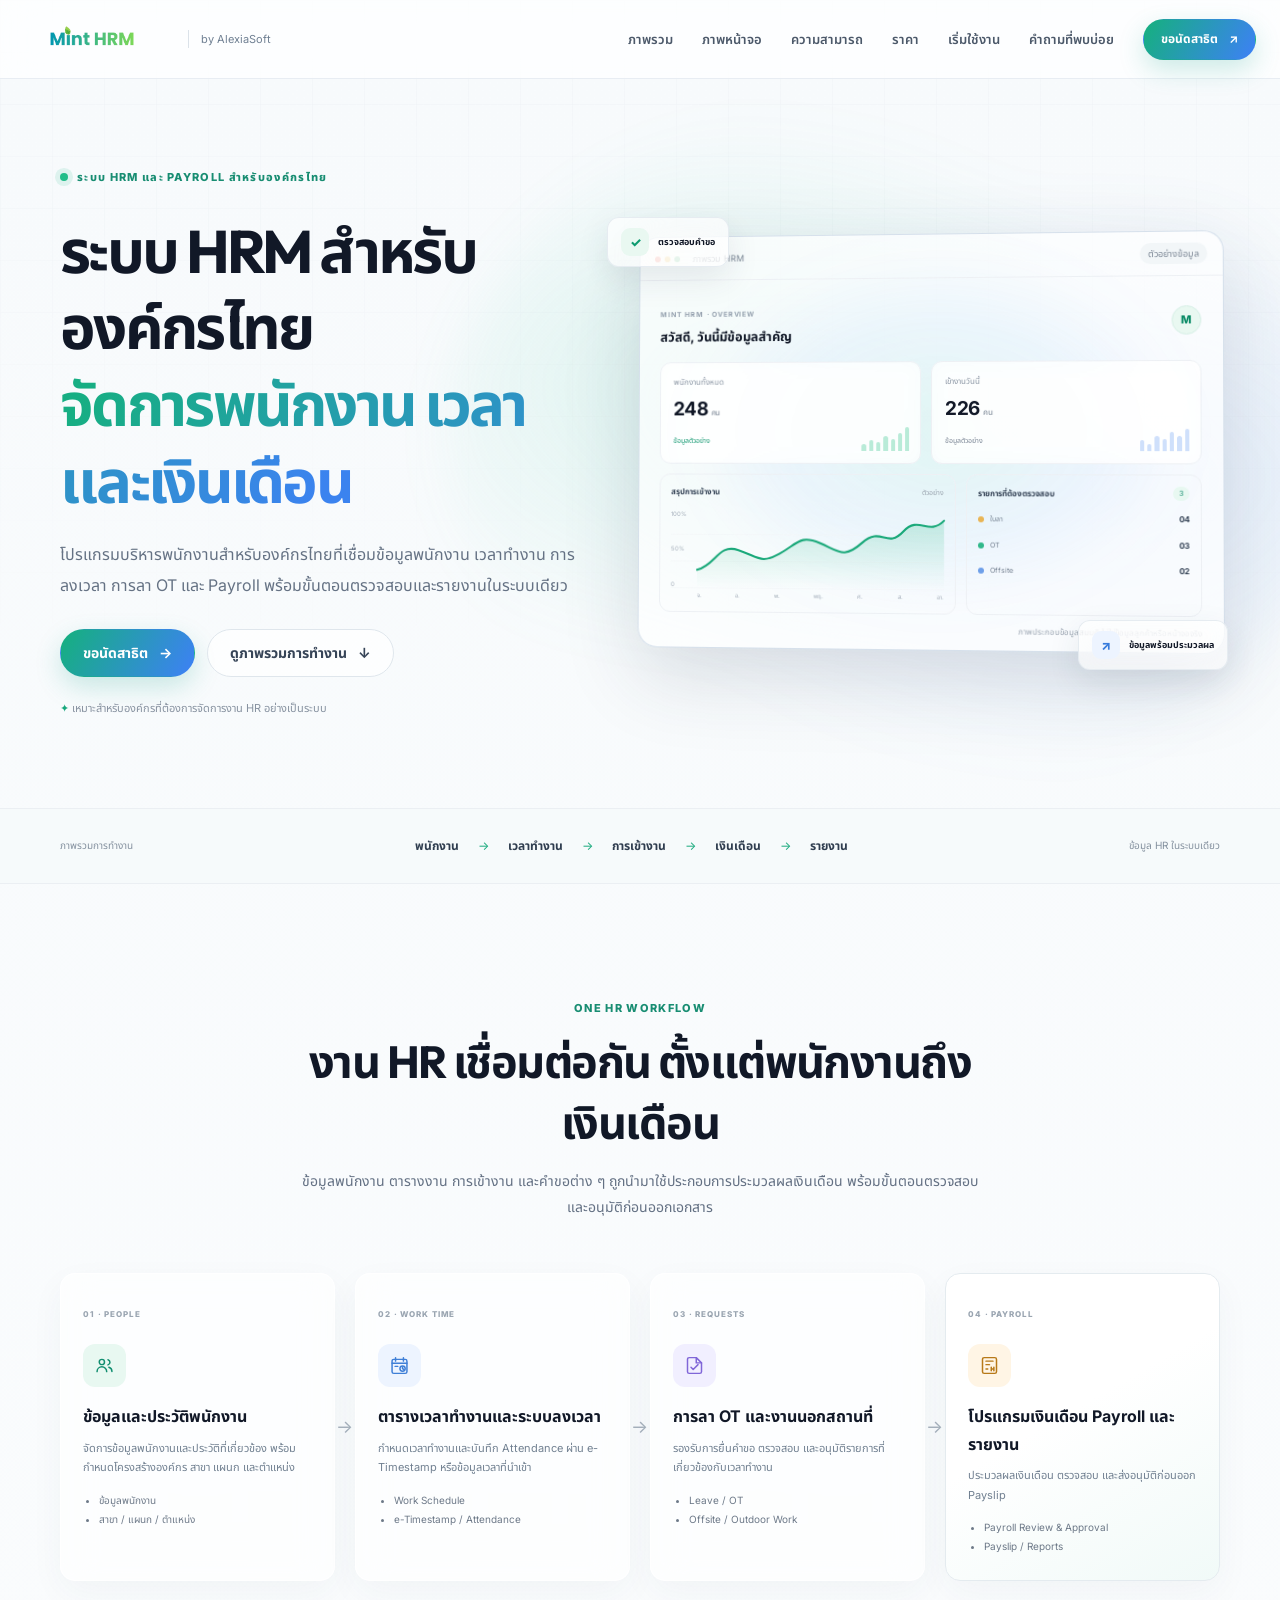
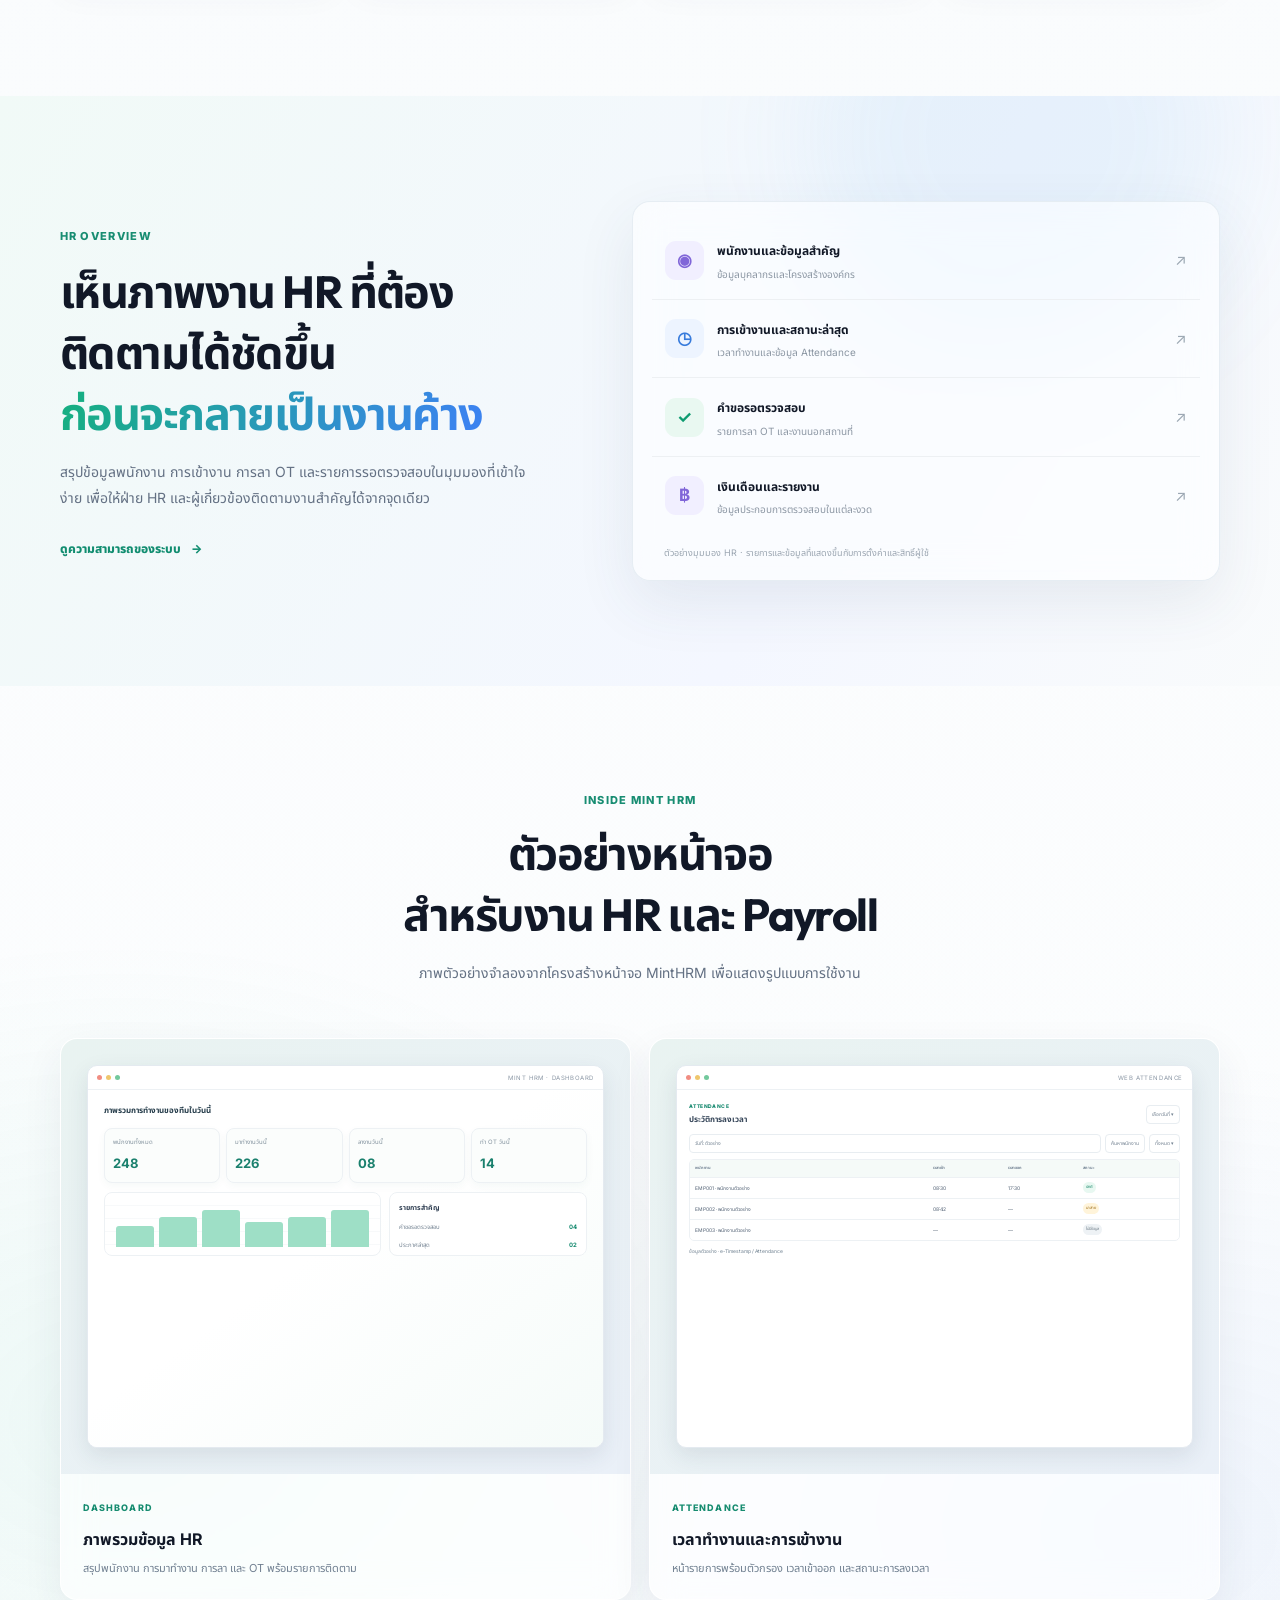
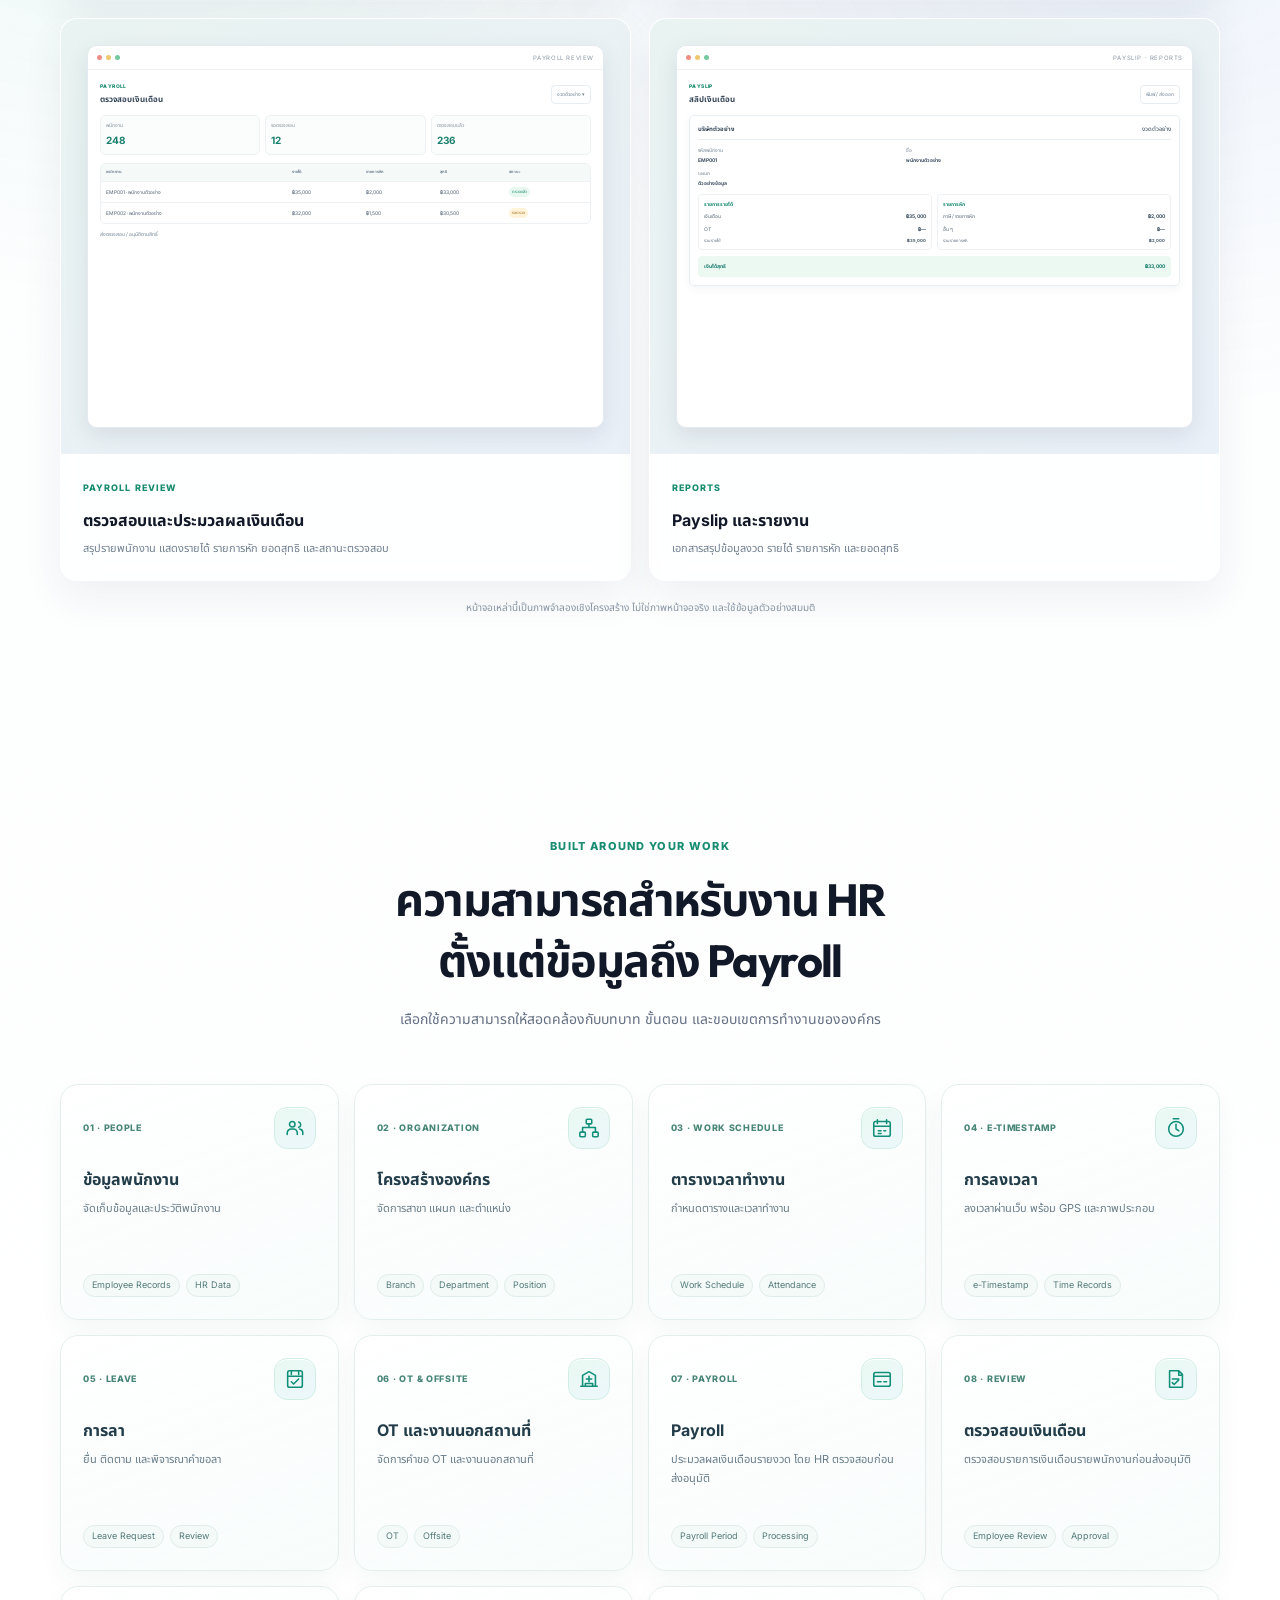
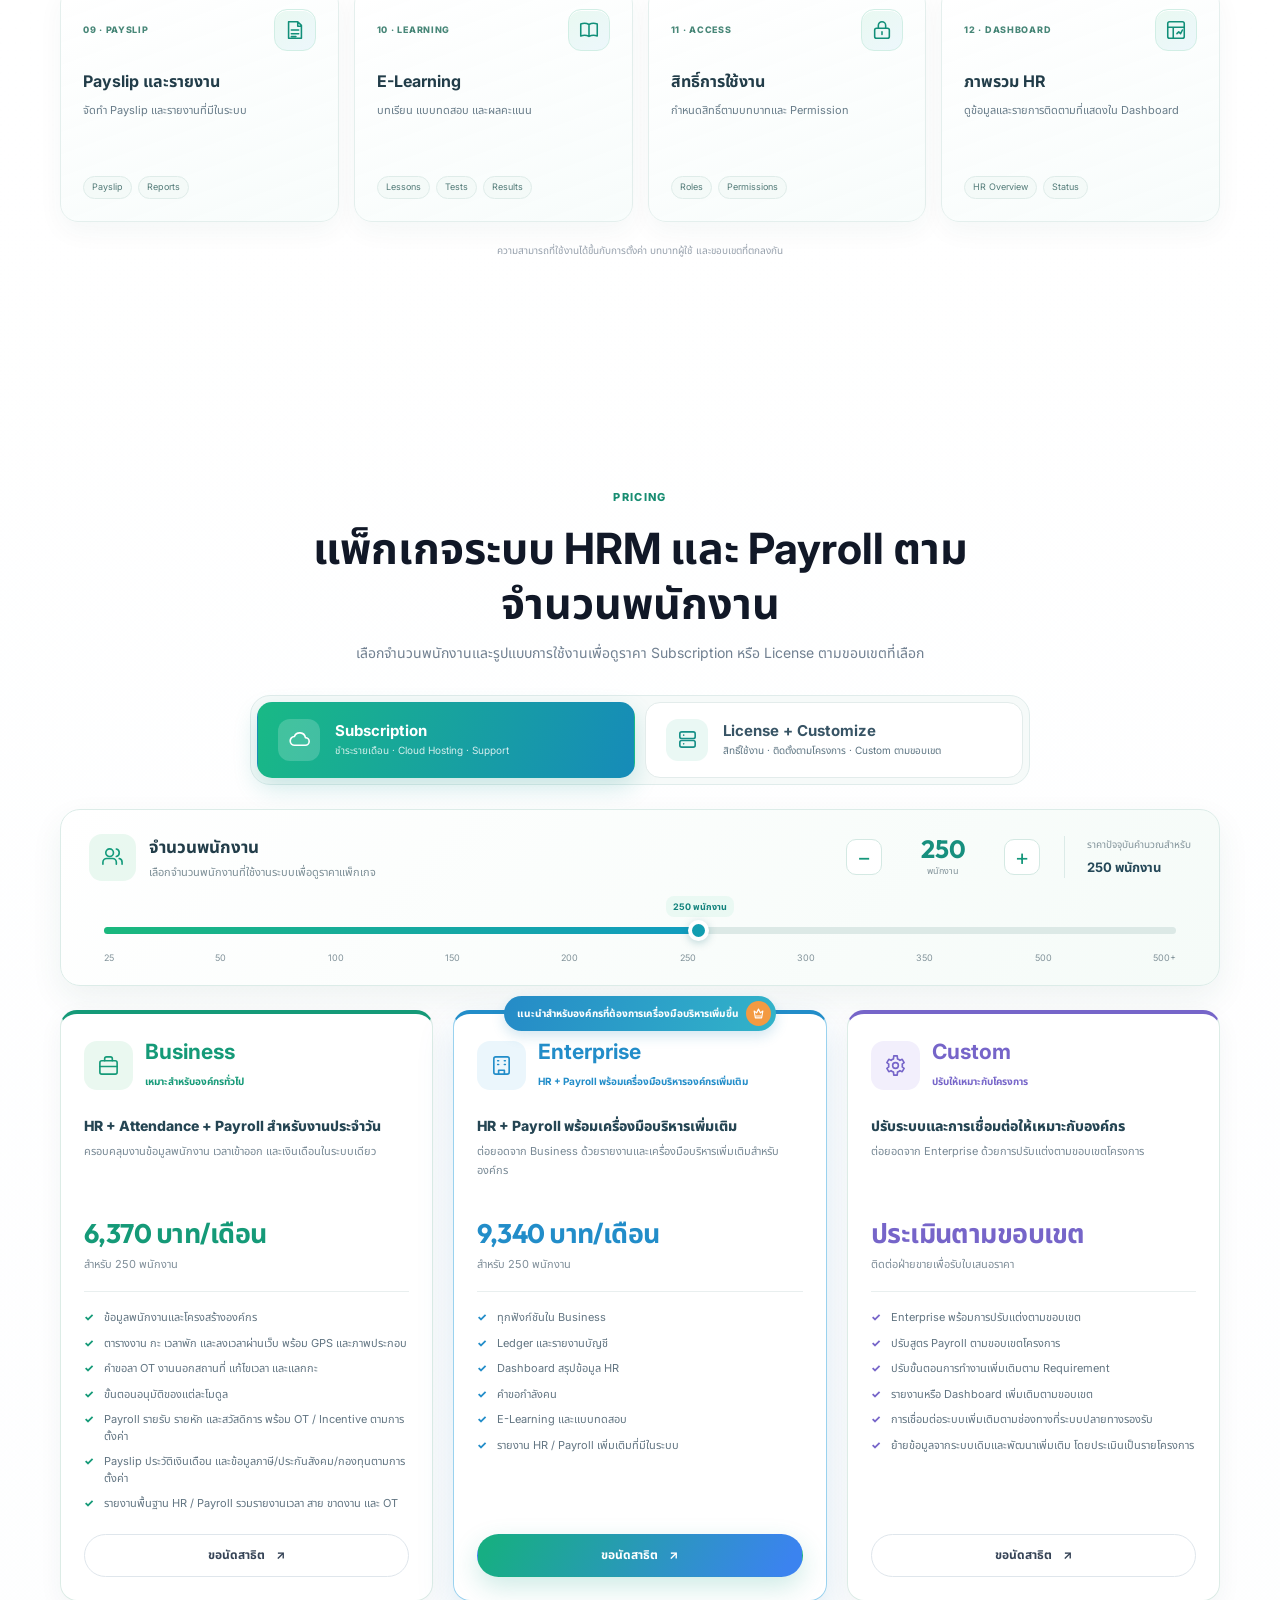
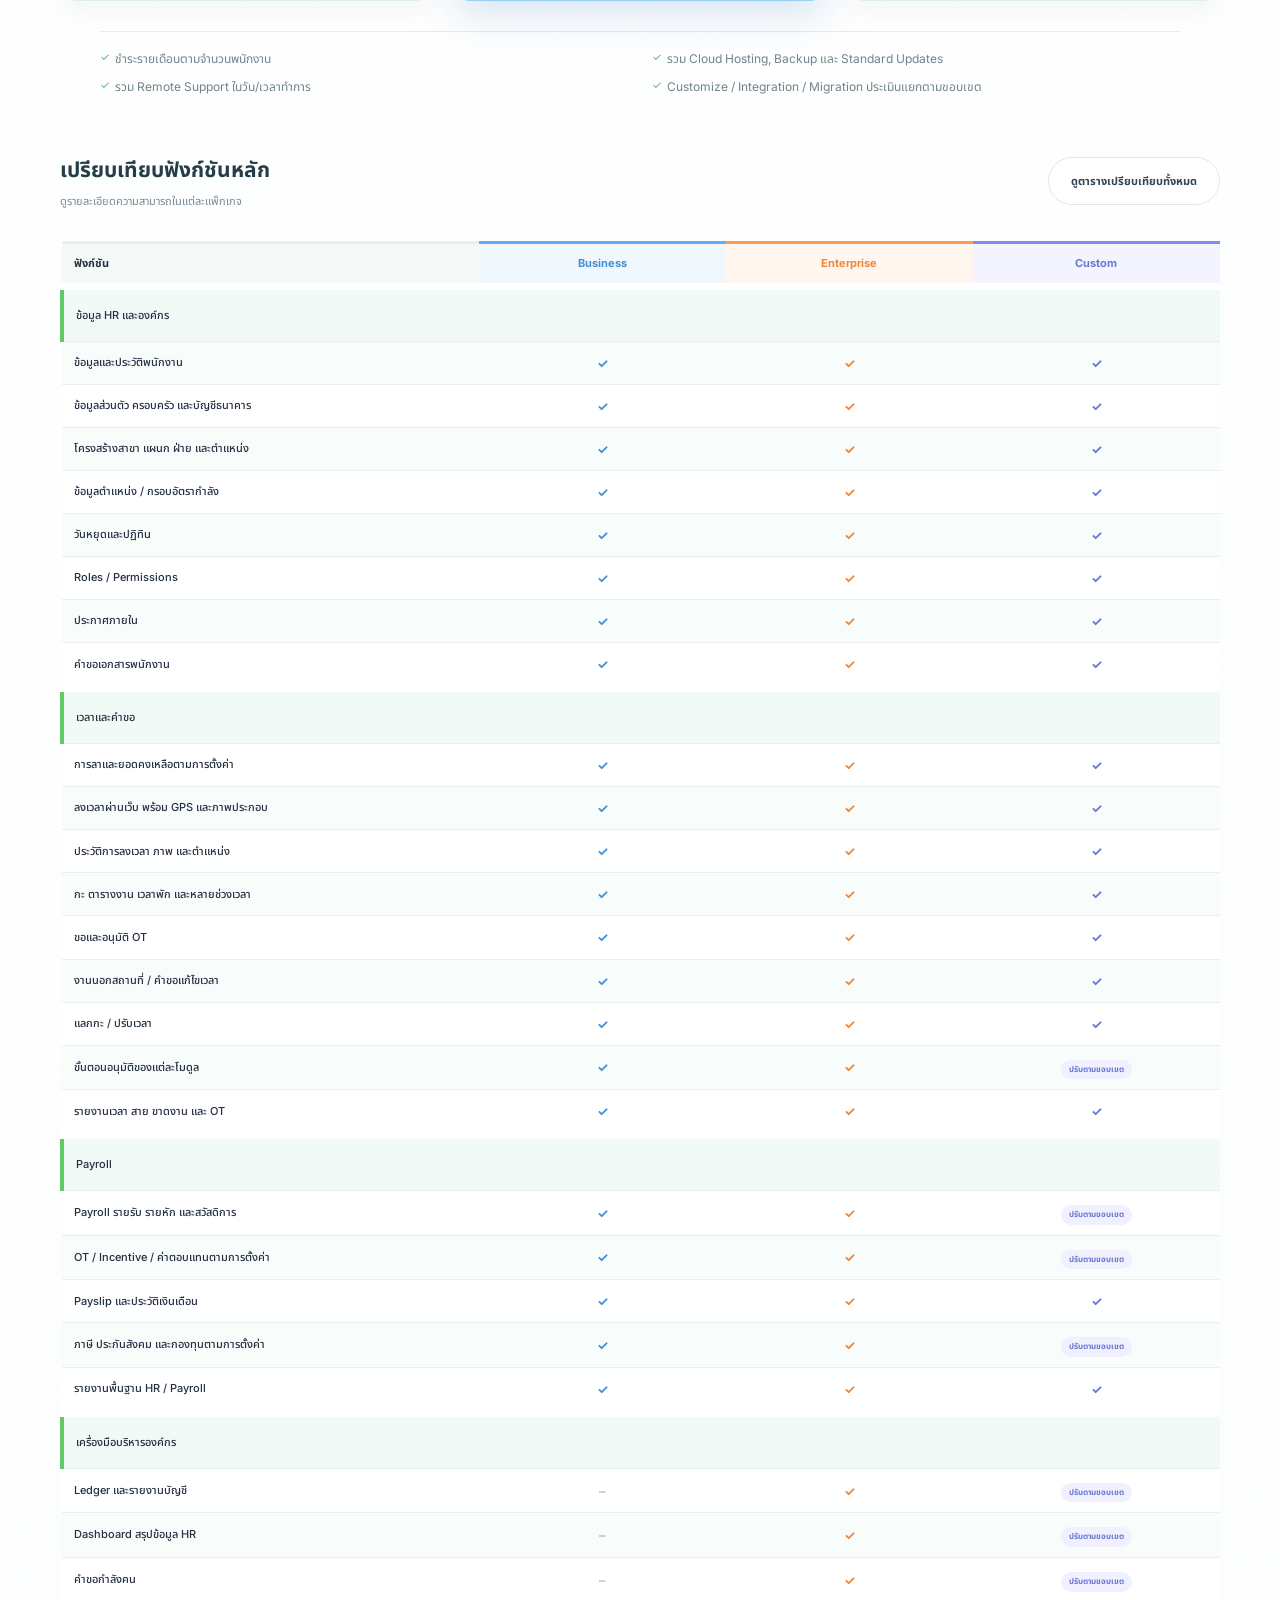
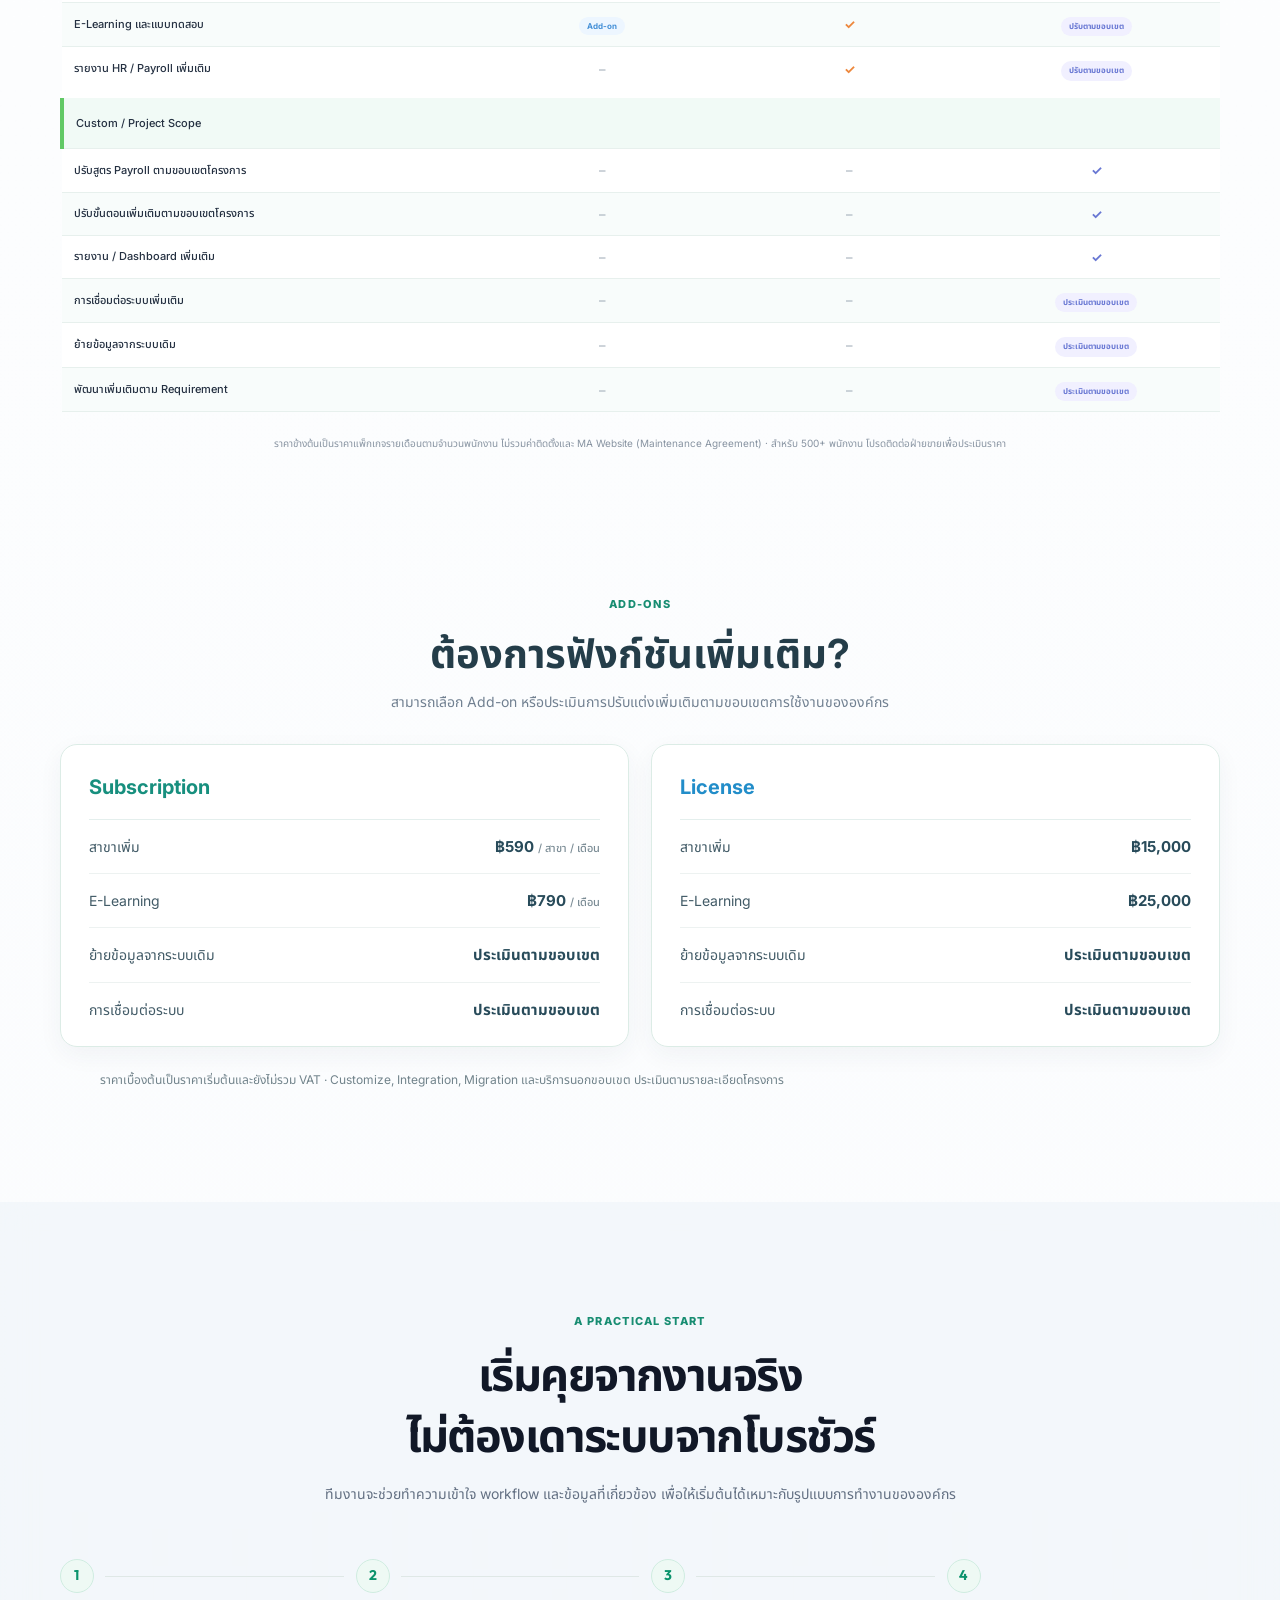
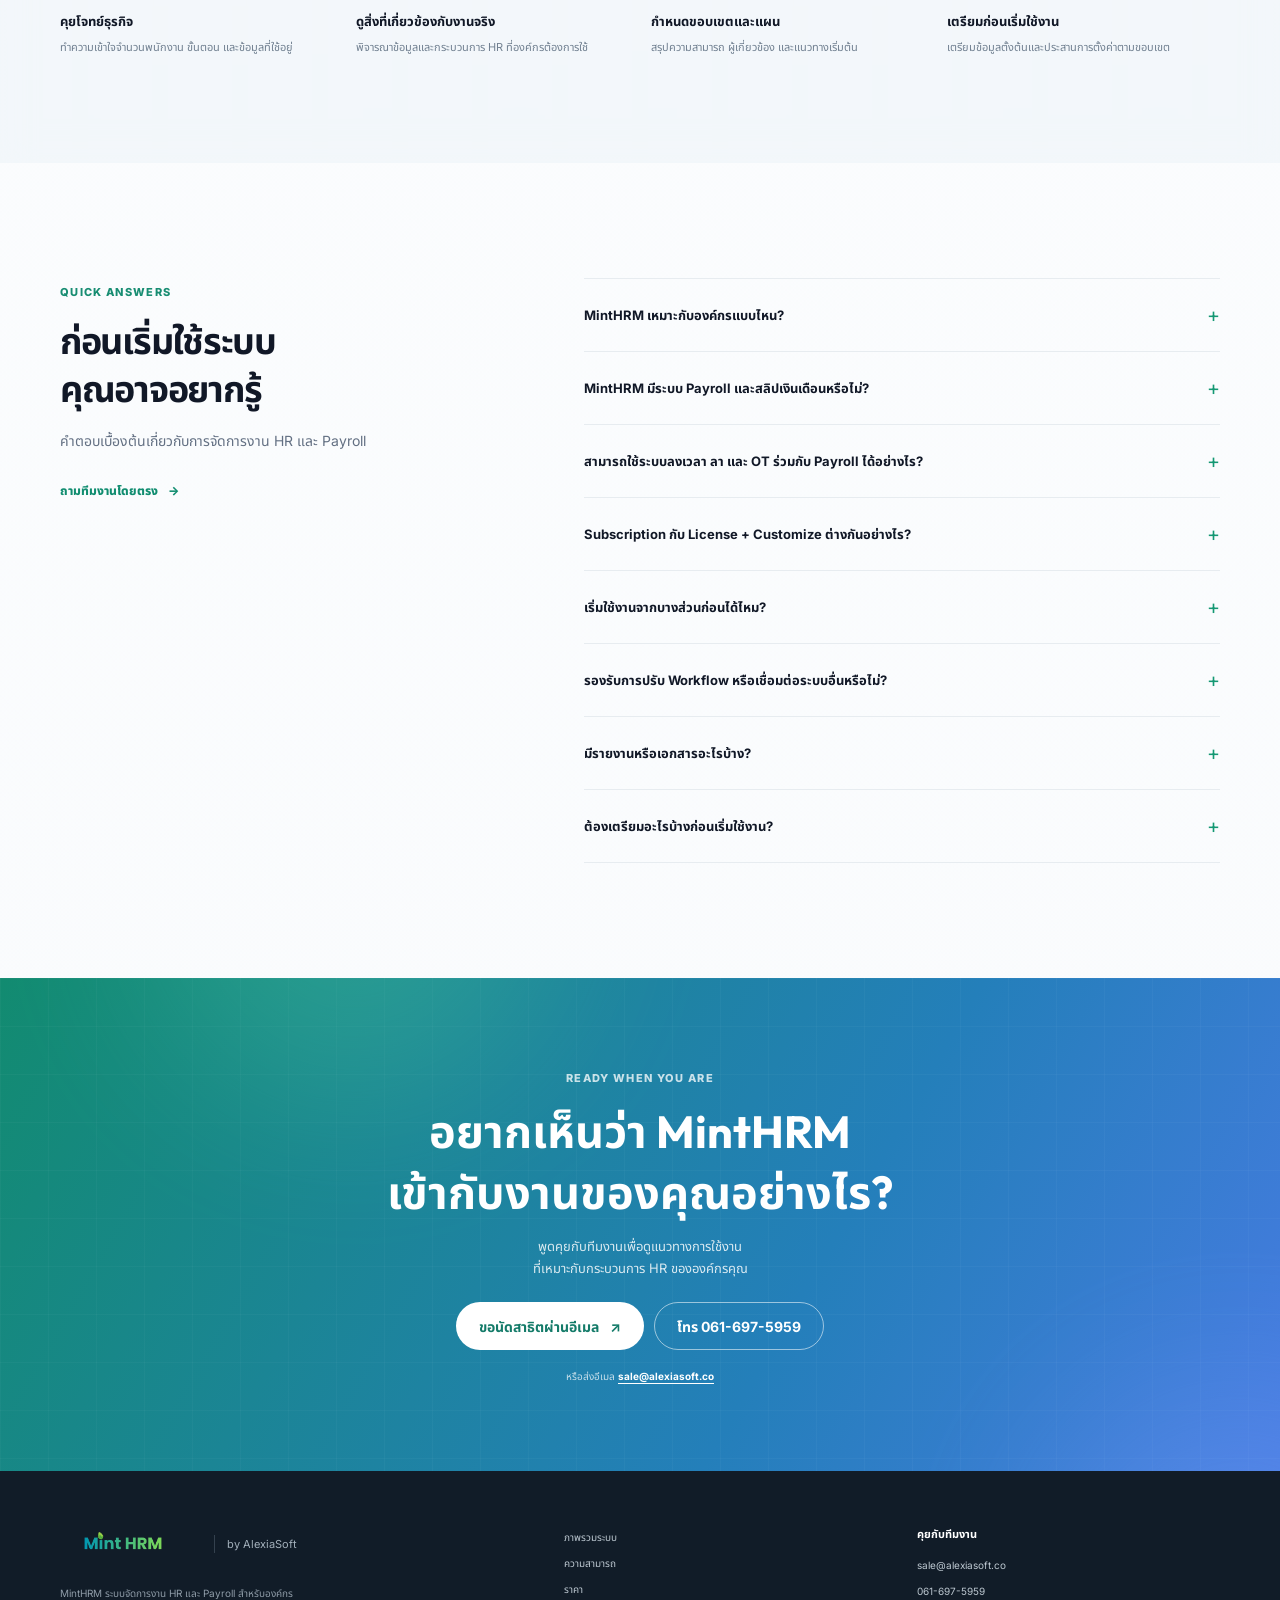
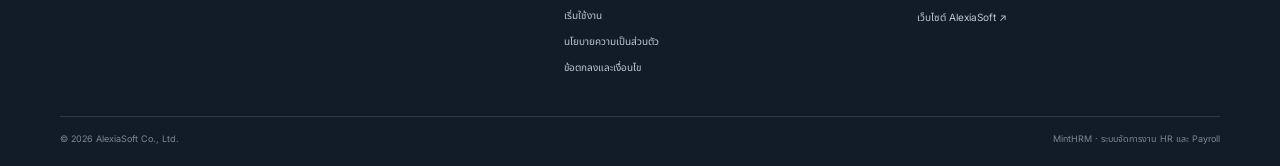
<file: index.html>
<!doctype html>
<html lang="th-TH">

<head>
  <meta charset="utf-8" />
  <meta name="viewport" content="width=device-width, initial-scale=1" />
  <meta name="theme-color" content="#f7fafc" />
  <meta name="robots" content="index,follow,max-image-preview:large" />
  <title>MintHRM | ระบบ HRM โปรแกรม HR และ Payroll สำหรับองค์กรไทย</title>
  <meta name="description"
    content="MintHRM ระบบ HRM และโปรแกรมบริหารพนักงานสำหรับองค์กรไทย จัดการข้อมูลพนักงาน เวลาทำงาน ลงเวลา ลา OT และงานนอกสถานที่ พร้อม Payroll สลิปเงินเดือน และรายงานในระบบเดียว" />
  <link rel="canonical" href="https://minthrm.alexiasoft.co/" />
  <meta property="og:type" content="website" />
  <meta property="og:locale" content="th_TH" />
  <meta property="og:site_name" content="MintHRM by AlexiaSoft" />
  <meta property="og:url" content="https://minthrm.alexiasoft.co/" />
  <meta property="og:title" content="MintHRM | ระบบ HRM โปรแกรม HR และ Payroll สำหรับองค์กรไทย" />
  <meta property="og:description"
    content="ระบบ HRM และโปรแกรมบริหารพนักงานสำหรับองค์กรไทย จัดการข้อมูลพนักงาน เวลาทำงาน ลงเวลา ลา OT และงานนอกสถานที่ พร้อม Payroll สลิปเงินเดือน และรายงาน" />
  <meta name="twitter:card" content="summary" />
  <meta name="twitter:title" content="MintHRM | ระบบ HRM โปรแกรม HR และ Payroll สำหรับองค์กรไทย" />
  <meta name="twitter:description"
    content="ระบบ HRM สำหรับจัดการพนักงาน เวลาทำงาน ลงเวลา ลา OT Payroll สลิปเงินเดือน และรายงานในระบบเดียว" />
  <link rel="icon" type="image/svg+xml" href="assets/images/favicon.svg" />
  <link rel="icon" type="image/png" href="assets/images/favicon-32.png" />
  <link rel="apple-touch-icon" sizes="192x192" href="assets/images/mint-icon-192.png" />
  <script type="application/ld+json">
      {
        "@context": "https://schema.org",
        "@graph": [
          {
            "@type": "Organization",
            "@id": "https://alexiasoft.co/#organization",
            "name": "AlexiaSoft Company Limited",
            "url": "https://alexiasoft.co/",
            "email": "sale@alexiasoft.co",
            "telephone": "+66-61-697-5959"
          },
          {
            "@type": "WebSite",
            "@id": "https://minthrm.alexiasoft.co/#website",
            "url": "https://minthrm.alexiasoft.co/",
            "name": "MintHRM by AlexiaSoft",
            "inLanguage": "th-TH",
            "publisher": { "@id": "https://alexiasoft.co/#organization" }
          },
          {
            "@type": "SoftwareApplication",
            "name": "MintHRM",
            "url": "https://minthrm.alexiasoft.co/",
            "applicationCategory": "BusinessApplication",
            "inLanguage": "th-TH",
            "description": "ระบบ HRM และโปรแกรมบริหารพนักงานสำหรับองค์กรไทย ครอบคลุมข้อมูลพนักงาน โครงสร้างองค์กร เวลาทำงาน การลงเวลา การลา OT Payroll สลิปเงินเดือน และรายงาน",
            "provider": { "@id": "https://alexiasoft.co/#organization" }
          }
        ]
      }
    </script>
  <script type="application/ld+json">
    {
      "@context": "https://schema.org",
      "@type": "FAQPage",
      "mainEntity": [
        {"@type":"Question","name":"MintHRM เหมาะกับองค์กรแบบไหน?","acceptedAnswer":{"@type":"Answer","text":"เหมาะกับองค์กรที่ต้องการจัดการข้อมูลพนักงาน เวลาทำงาน การลา OT งานนอกสถานที่ และกระบวนการเงินเดือนในระบบเดียว โดยสามารถเลือกแนวทางใช้งานให้เหมาะกับขนาดองค์กรได้"}},
        {"@type":"Question","name":"MintHRM มีระบบ Payroll และสลิปเงินเดือนหรือไม่?","acceptedAnswer":{"@type":"Answer","text":"HR เริ่มประมวลผลเงินเดือน ตรวจสอบข้อมูลรายพนักงาน และส่งงวดให้ผู้มีสิทธิ์อนุมัติหรือปฏิเสธ จากนั้นจึงจัดทำ Payslip และรายงานผล"}},
        {"@type":"Question","name":"สามารถใช้ระบบลงเวลา ลา และ OT ร่วมกับ Payroll ได้อย่างไร?","acceptedAnswer":{"@type":"Answer","text":"ลงเวลาผ่านเว็บ พร้อม GPS และภาพประกอบ ข้อมูลเวลาทำงานและคำขอที่เกี่ยวข้องใช้ประกอบการประมวลผล โดย HR ตรวจสอบและส่งอนุมัติก่อนจัดทำเอกสาร ทั้งนี้รายการคำขอไม่ได้ถูกบันทึกเป็นรายได้ Payroll โดยอัตโนมัติทุกกรณี"}},
        {"@type":"Question","name":"Subscription กับ License + Customize ต่างกันอย่างไร?","acceptedAnswer":{"@type":"Answer","text":"Subscription เป็นรูปแบบชำระรายเดือนพร้อม Cloud Hosting และ Support ส่วน License + Customize เป็นสิทธิ์ใช้งานและติดตั้งตามโครงการ โดยประเมินงานปรับแต่งตามขอบเขต ดูรายละเอียดได้ที่ส่วนราคา"}},
        {"@type":"Question","name":"เริ่มใช้งานจากบางส่วนก่อนได้ไหม?","acceptedAnswer":{"@type":"Answer","text":"ได้ สามารถเริ่มจากขอบเขตที่จำเป็น เช่น ข้อมูลพนักงาน เวลาทำงาน หรือ Attendance ก่อน แล้วค่อยขยายการใช้งานในส่วนอื่นเพิ่มเติม"}},
        {"@type":"Question","name":"รองรับการปรับ Workflow หรือเชื่อมต่อระบบอื่นหรือไม่?","acceptedAnswer":{"@type":"Answer","text":"การปรับขั้นตอนและการเชื่อมต่อระบบประเมินตามขอบเขตโครงการ โดยทีมงานพิจารณารายละเอียดก่อนเสนอแนวทาง"}},
        {"@type":"Question","name":"มีรายงานหรือเอกสารอะไรบ้าง?","acceptedAnswer":{"@type":"Answer","text":"ระบบรองรับเอกสารและรายงานที่เกี่ยวข้องกับงาน HR และ Payroll เช่น Payslip รายงานสรุป และข้อมูลที่ใช้ประกอบการตรวจสอบในแต่ละงวด"}},
        {"@type":"Question","name":"ต้องเตรียมอะไรบ้างก่อนเริ่มใช้งาน?","acceptedAnswer":{"@type":"Answer","text":"โดยทั่วไปควรเตรียมข้อมูลพนักงาน โครงสร้างองค์กร ตารางงาน และข้อมูลตั้งต้นที่เกี่ยวข้อง เพื่อให้การตั้งค่าระบบและการเริ่มต้นใช้งานทำได้ราบรื่นขึ้น"}}
      ]
    }
  </script>
  <link rel="preconnect" href="https://fonts.googleapis.com" />
  <link rel="preconnect" href="https://fonts.gstatic.com" crossorigin />
  <link
    href="https://fonts.googleapis.com/css2?family=Inter:wght@400;500;600;700;800&family=Noto+Sans+Thai:wght@400;500;600;700;800&family=Outfit:wght@500;600;700;800&display=swap"
    rel="stylesheet" />
  <link rel="stylesheet" href="assets/css/styles.css" />
</head>

<body>
  <header class="site-header" id="top">
    <div class="nav-wrap">
      <a class="brand" href="#top" aria-label="MintHRM หน้าแรก">
        <img src="assets/images/mint-hrm-logo.png" alt="MintHRM" />
        <span class="brand-by">by AlexiaSoft</span>
      </a>
      <button class="menu-toggle" type="button" aria-label="เปิดเมนู" aria-expanded="false" aria-controls="main-nav">
        <span></span><span></span><span></span>
      </button>
      <nav class="main-nav" id="main-nav" aria-label="เมนูหลัก">
        <a href="#workflow">ภาพรวม</a>
        <a href="#screens">ภาพหน้าจอ</a>
        <a href="#features">ความสามารถ</a>
        <a href="#pricing">ราคา</a>
        <a href="#getting-started">เริ่มใช้งาน</a>
        <a href="#faq">คำถามที่พบบ่อย</a>
        <a class="button button-small button-primary nav-cta" href="#contact">ขอนัดสาธิต <span
            aria-hidden="true">↗</span></a>
      </nav>
    </div>
  </header>

  <main>
    <section class="hero section-shell">
      <div class="hero-copy reveal">
        <div class="eyebrow">
          <span class="eyebrow-dot"></span> ระบบ HRM และ Payroll สำหรับองค์กรไทย
        </div>
        <h1>
          ระบบ HRM สำหรับองค์กรไทย<br /><span class="gradient-text">จัดการพนักงาน เวลา และเงินเดือน</span>
        </h1>
        <p class="hero-lead">
          โปรแกรมบริหารพนักงานสำหรับองค์กรไทยที่เชื่อมข้อมูลพนักงาน เวลาทำงาน การลงเวลา การลา OT และ Payroll
          พร้อมขั้นตอนตรวจสอบและรายงานในระบบเดียว
        </p>
        <div class="hero-actions">
          <a class="button button-primary" href="#contact">ขอนัดสาธิต <span aria-hidden="true">→</span></a>
          <a class="button button-quiet" href="#workflow">ดูภาพรวมการทำงาน <span aria-hidden="true">↓</span></a>
        </div>
        <p class="hero-note">
          <span aria-hidden="true">✦</span> เหมาะสำหรับองค์กรที่ต้องการจัดการงาน HR อย่างเป็นระบบ
        </p>
      </div>

      <div class="hero-visual reveal" aria-label="ภาพตัวอย่างแนวคิดหน้าภาพรวม HRM ใช้ข้อมูลจำลอง">
        <div class="visual-glow"></div>
        <div class="dashboard-window">
          <div class="window-top">
            <div class="window-dots" aria-hidden="true"><i></i><i></i><i></i></div>
            <span>ภาพรวม HRM</span>
            <span class="window-period">ตัวอย่างข้อมูล</span>
          </div>
          <div class="dashboard-content">
            <div class="dashboard-heading">
              <div>
                <span class="mini-label">MINT HRM · OVERVIEW</span>
                <h2>สวัสดี, วันนี้มีข้อมูลสำคัญ</h2>
              </div>
              <div class="avatar">M</div>
            </div>
            <div class="metric-grid">
              <article class="metric-card">
                <span>พนักงานทั้งหมด</span><strong>248 <small>คน</small></strong><small
                  class="metric-up">ข้อมูลตัวอย่าง</small>
                <div class="metric-spark spark-green">
                  <i></i><i></i><i></i><i></i><i></i><i></i><i></i>
                </div>
              </article>
              <article class="metric-card">
                <span>เข้างานวันนี้</span><strong>226 <small>คน</small></strong><small
                  class="metric-neutral">ข้อมูลตัวอย่าง</small>
                <div class="metric-spark spark-blue">
                  <i></i><i></i><i></i><i></i><i></i><i></i><i></i>
                </div>
              </article>
            </div>
            <div class="dashboard-lower">
              <div class="chart-card">
                <div class="chart-title">
                  <strong>สรุปการเข้างาน</strong><span>ตัวอย่าง</span>
                </div>
                <div class="chart-area">
                  <div class="chart-y"><span>100%</span><span>50%</span><span>0</span></div>
                  <svg viewBox="0 0 360 112" role="img" aria-label="กราฟตัวอย่างแนวโน้มกิจกรรม">
                    <defs>
                      <linearGradient id="chart-fill" x1="0" x2="0" y1="0" y2="1">
                        <stop offset="0" stop-color="#28bd83" stop-opacity=".22" />
                        <stop offset="1" stop-color="#28bd83" stop-opacity="0" />
                      </linearGradient>
                    </defs>
                    <path
                      d="M0 86 C28 79 31 47 61 57 S94 77 121 62 S151 34 180 46 S215 69 242 45 S278 54 301 29 S337 36 360 13 V112 H0Z"
                      fill="url(#chart-fill)" />
                    <path
                      d="M0 86 C28 79 31 47 61 57 S94 77 121 62 S151 34 180 46 S215 69 242 45 S278 54 301 29 S337 36 360 13"
                      fill="none" stroke="#19a879" stroke-width="3" stroke-linecap="round" />
                  </svg>
                </div>
                <div class="chart-x">
                  <span>จ.</span><span>อ.</span><span>พ.</span><span>พฤ.</span><span>ศ.</span><span>ส.</span><span>อา.</span>
                </div>
              </div>
              <div class="work-card">
                <div class="chart-title">
                  <strong>รายการที่ต้องตรวจสอบ</strong><span class="count-pill">3</span>
                </div>
                <div class="work-row">
                  <i class="work-dot dot-amber"></i><span>ใบลา</span><b>04</b>
                </div>
                <div class="work-row">
                  <i class="work-dot dot-green"></i><span>OT</span><b>03</b>
                </div>
                <div class="work-row">
                  <i class="work-dot dot-blue"></i><span>Offsite</span><b>02</b>
                </div>
              </div>
            </div>
            <p class="demo-disclaimer">ภาพประกอบข้อมูลสมมติ ไม่ใช่ข้อมูลลูกค้าหรือหน้าจอจริง</p>
          </div>
        </div>
        <div class="float-chip chip-one">
          <span class="chip-icon green-icon">✓</span><span><b>ตรวจสอบคำขอ</b></span>
        </div>
        <div class="float-chip chip-two">
          <span class="chip-icon blue-icon">↗</span><span><b>ข้อมูลพร้อมประมวลผล</b></span>
        </div>
      </div>
    </section>

    <section class="trust-strip" aria-label="ขั้นตอนการทำงานของ MintHRM">
      <div class="section-shell trust-inner">
        <span>ภาพรวมการทำงาน</span>
        <div>
          <b>พนักงาน</b><i>→</i><b>เวลาทำงาน</b><i>→</i><b>การเข้างาน</b><i>→</i><b>เงินเดือน</b><i>→</i><b>รายงาน</b>
        </div>
        <span class="trust-caption">ข้อมูล HR ในระบบเดียว</span>
      </div>
    </section>

    <section class="section section-shell workflow-section" id="workflow">
      <div class="section-heading reveal">
        <span class="eyebrow">ONE HR WORKFLOW</span>
        <h2>งาน HR เชื่อมต่อกัน ตั้งแต่พนักงานถึงเงินเดือน</h2>
        <p>
          ข้อมูลพนักงาน ตารางงาน การเข้างาน และคำขอต่าง ๆ ถูกนำมาใช้ประกอบการประมวลผลเงินเดือน
          พร้อมขั้นตอนตรวจสอบและอนุมัติก่อนออกเอกสาร
        </p>
      </div>
      <div class="flow-grid">
        <article class="flow-card reveal">
          <span class="flow-step">01 · PEOPLE</span>
          <div class="flow-icon icon-mint">
            <svg viewBox="0 0 24 24" aria-hidden="true">
              <circle cx="9" cy="8" r="3" />
              <path d="M3.5 19a5.5 5.5 0 0 1 11 0M16 5.5a3 3 0 0 1 0 5.8M17 14a5 5 0 0 1 3.5 4.8" />
            </svg>
          </div>
          <h3>ข้อมูลและประวัติพนักงาน</h3>
          <p>จัดการข้อมูลพนักงานและประวัติที่เกี่ยวข้อง พร้อมกำหนดโครงสร้างองค์กร สาขา แผนก และตำแหน่ง</p>
          <ul>
            <li>ข้อมูลพนักงาน</li>
            <li>สาขา / แผนก / ตำแหน่ง</li>
          </ul>
        </article>
        <article class="flow-card reveal">
          <span class="flow-step">02 · WORK TIME</span>
          <div class="flow-icon icon-blue">
            <svg viewBox="0 0 24 24" aria-hidden="true">
              <rect x="3.5" y="5" width="17" height="16" rx="2" />
              <path d="M7.5 3v4M16.5 3v4M3.5 9.5h17M7 13h3" />
              <circle cx="15.5" cy="15.5" r="3" />
              <path d="M15.5 13.8v1.9l1.3.8" />
            </svg>
          </div>
          <h3>ตารางเวลาทำงานและระบบลงเวลา</h3>
          <p>กำหนดเวลาทำงานและบันทึก Attendance ผ่าน e-Timestamp หรือข้อมูลเวลาที่นำเข้า</p>
          <ul>
            <li>Work Schedule</li>
            <li>e-Timestamp / Attendance</li>
          </ul>
        </article>
        <article class="flow-card reveal">
          <span class="flow-step">03 · REQUESTS</span>
          <div class="flow-icon icon-purple">
            <svg viewBox="0 0 24 24" aria-hidden="true">
              <path d="M14 3H6a2 2 0 0 0-2 2v14a2 2 0 0 0 2 2h12a2 2 0 0 0 2-2V9z" />
              <path d="M14 3v6h6M8 14l2.5 2.5L16 11" />
            </svg>
          </div>
          <h3>การลา OT และงานนอกสถานที่</h3>
          <p>รองรับการยื่นคำขอ ตรวจสอบ และอนุมัติรายการที่เกี่ยวข้องกับเวลาทำงาน</p>
          <ul>
            <li>Leave / OT</li>
            <li>Offsite / Outdoor Work</li>
          </ul>
        </article>
        <article class="flow-card flow-optional reveal">
          <span class="flow-step">04 · PAYROLL</span>
          <div class="flow-icon icon-amber">
            <svg viewBox="0 0 24 24" aria-hidden="true">
              <rect x="4" y="3" width="16" height="18" rx="2" />
              <path d="M8 7h8M8 11h3M8 16h2M14 14v4M17 14v4M14 16h3" />
              <path d="M12 11h.01" />
            </svg>
          </div>
          <h3>โปรแกรมเงินเดือน Payroll และรายงาน</h3>
          <p>
            ประมวลผลเงินเดือน ตรวจสอบ และส่งอนุมัติก่อนออก Payslip
          </p>
          <ul>
            <li>Payroll Review &amp; Approval</li>
            <li>Payslip / Reports</li>
          </ul>
        </article>
      </div>
    </section>

    <section class="owner-section">
      <div class="section-shell owner-inner">
        <div class="owner-copy reveal">
          <span class="eyebrow">HR OVERVIEW</span>
          <h2>
            เห็นภาพงาน HR ที่ต้องติดตามได้ชัดขึ้น<br /><span class="gradient-text">ก่อนจะกลายเป็นงานค้าง</span>
          </h2>
          <p>
            สรุปข้อมูลพนักงาน การเข้างาน การลา OT และรายการรอตรวจสอบในมุมมองที่เข้าใจง่าย
            เพื่อให้ฝ่าย HR และผู้เกี่ยวข้องติดตามงานสำคัญได้จากจุดเดียว
          </p>
          <a class="text-link" href="#features">ดูความสามารถของระบบ <span aria-hidden="true">→</span></a>
        </div>
        <div class="owner-panels reveal">
          <article class="owner-panel">
            <div class="owner-panel-icon purple-icon">◉</div>
            <div>
              <strong>พนักงานและข้อมูลสำคัญ</strong>
              <p>ข้อมูลบุคลากรและโครงสร้างองค์กร</p>
            </div>
            <span class="panel-arrow">↗</span>
          </article>
          <article class="owner-panel">
            <div class="owner-panel-icon blue-icon">◷</div>
            <div>
              <strong>การเข้างานและสถานะล่าสุด</strong>
              <p>เวลาทำงานและข้อมูล Attendance</p>
            </div>
            <span class="panel-arrow">↗</span>
          </article>
          <article class="owner-panel">
            <div class="owner-panel-icon green-icon">✓</div>
            <div>
              <strong>คำขอรอตรวจสอบ</strong>
              <p>รายการลา OT และงานนอกสถานที่</p>
            </div>
            <span class="panel-arrow">↗</span>
          </article>
          <article class="owner-panel">
            <div class="owner-panel-icon purple-icon">฿</div>
            <div>
              <strong>เงินเดือนและรายงาน</strong>
              <p>ข้อมูลประกอบการตรวจสอบในแต่ละงวด</p>
            </div>
            <span class="panel-arrow">↗</span>
          </article>
          <div class="owner-footnote">
            ตัวอย่างมุมมอง HR · รายการและข้อมูลที่แสดงขึ้นกับการตั้งค่าและสิทธิ์ผู้ใช้
          </div>
        </div>
      </div>
    </section>

    <section class="section section-shell screens-section" id="screens">
      <div class="section-heading reveal">
        <span class="eyebrow">INSIDE MINT HRM</span>
        <h2>ตัวอย่างหน้าจอ<br />สำหรับงาน HR และ Payroll</h2>
        <p>ภาพตัวอย่างจำลองจากโครงสร้างหน้าจอ MintHRM เพื่อแสดงรูปแบบการใช้งาน</p>
      </div>
      <!-- Mockup based on MintHRM Blade structure; replace with approved screenshots later -->
      <div class="screen-grid">
        <figure class="screen-card reveal">
          <div class="screen-preview" role="img" aria-label="ตัวอย่างหน้าจอ Dashboard ภาพรวม HR">
            <div class="preview-window preview-dashboard">
              <div class="preview-toolbar">
                <i></i><i></i><i></i><span>MINT HRM · DASHBOARD</span>
              </div>
              <div class="preview-layout preview-overview-layout">
                <div class="preview-main">
                  <strong>ภาพรวมการทำงานของทีมในวันนี้</strong>
                  <div class="preview-dashboard-cards">
                    <div><small>พนักงานทั้งหมด</small><b>248</b></div>
                    <div><small>มาทำงานวันนี้</small><b>226</b></div>
                    <div><small>ลางานวันนี้</small><b>08</b></div>
                    <div><small>ทำ OT วันนี้</small><b>14</b></div>
                  </div>
                  <div class="preview-dashboard-lower">
                    <div class="preview-chart"><i></i><i></i><i></i><i></i><i></i><i></i></div>
                    <div class="preview-mini-panel">
                      <b>รายการสำคัญ</b><span>คำขอรอตรวจสอบ <strong>04</strong></span><span>ประกาศล่าสุด
                        <strong>02</strong></span>
                    </div>
                  </div>
                </div>
              </div>
            </div>
          </div>
          <figcaption>
            <span class="screen-module">DASHBOARD</span>
            <h3>ภาพรวมข้อมูล HR</h3>
            <p>สรุปพนักงาน การมาทำงาน การลา และ OT พร้อมรายการติดตาม</p>
          </figcaption>
        </figure>
        <figure class="screen-card reveal">
          <div class="screen-preview" role="img" aria-label="ตัวอย่างหน้าจอ Attendance">
            <div class="preview-window preview-attendance">
              <div class="preview-toolbar"><i></i><i></i><i></i><span>WEB ATTENDANCE</span></div>
              <div class="preview-main">
                <div class="preview-screen-heading">
                  <div><small>ATTENDANCE</small><strong>ประวัติการลงเวลา</strong></div>
                  <span>เลือกวันที่ ▾</span>
                </div>
                <div class="preview-filter-row">
                  <span>วันที่: ตัวอย่าง</span><span>ค้นหาพนักงาน</span><span>ทั้งหมด ▾</span>
                </div>
                <div class="preview-data-table attendance-table">
                  <div class="preview-table-head">
                    <b>พนักงาน</b><b>เวลาเข้า</b><b>เวลาออก</b><b>สถานะ</b>
                  </div>
                  <div>
                    <span>EMP001 · พนักงานตัวอย่าง</span><span>08:30</span><span>17:30</span><em>ปกติ</em>
                  </div>
                  <div>
                    <span>EMP002 · พนักงานตัวอย่าง</span><span>08:42</span><span>—</span><em class="warning">มาสาย</em>
                  </div>
                  <div>
                    <span>EMP003 · พนักงานตัวอย่าง</span><span>—</span><span>—</span><em class="muted">ไม่มีข้อมูล</em>
                  </div>
                </div>
                <div class="preview-note">ข้อมูลตัวอย่าง · e-Timestamp / Attendance</div>
              </div>
            </div>
          </div>
          <figcaption>
            <span class="screen-module">ATTENDANCE</span>
            <h3>เวลาทำงานและการเข้างาน</h3>
            <p>หน้ารายการพร้อมตัวกรอง เวลาเข้าออก และสถานะการลงเวลา</p>
          </figcaption>
        </figure>
        <figure class="screen-card reveal">
          <div class="screen-preview" role="img" aria-label="ตัวอย่างหน้าจอตรวจสอบ Payroll">
            <div class="preview-window preview-payroll">
              <div class="preview-toolbar"><i></i><i></i><i></i><span>PAYROLL REVIEW</span></div>
              <div class="preview-main">
                <div class="preview-screen-heading">
                  <div><small>PAYROLL</small><strong>ตรวจสอบเงินเดือน</strong></div>
                  <span>งวดตัวอย่าง ▾</span>
                </div>
                <div class="preview-summary-cards">
                  <div><small>พนักงาน</small><b>248</b></div>
                  <div><small>รอตรวจสอบ</small><b>12</b></div>
                  <div><small>ตรวจสอบแล้ว</small><b>236</b></div>
                </div>
                <div class="preview-data-table payroll-table">
                  <div class="preview-table-head">
                    <b>พนักงาน</b><b>รายได้</b><b>รายการหัก</b><b>สุทธิ</b><b>สถานะ</b>
                  </div>
                  <div>
                    <span>EMP001 ·
                      พนักงานตัวอย่าง</span><span>฿35,000</span><span>฿2,000</span><span>฿33,000</span><em>ตรวจแล้ว</em>
                  </div>
                  <div>
                    <span>EMP002 · พนักงานตัวอย่าง</span><span>฿32,000</span><span>฿1,500</span><span>฿30,500</span><em
                      class="warning">รอตรวจ</em>
                  </div>
                </div>
                <div class="preview-review-state">ส่งตรวจสอบ / อนุมัติตามสิทธิ์</div>
              </div>
            </div>
          </div>
          <figcaption>
            <span class="screen-module">PAYROLL REVIEW</span>
            <h3>ตรวจสอบและประมวลผลเงินเดือน</h3>
            <p>สรุปรายพนักงาน แสดงรายได้ รายการหัก ยอดสุทธิ และสถานะตรวจสอบ</p>
          </figcaption>
        </figure>
        <figure class="screen-card reveal">
          <div class="screen-preview" role="img" aria-label="ตัวอย่างหน้าจอ Payslip และรายงาน">
            <div class="preview-window preview-reports">
              <div class="preview-toolbar">
                <i></i><i></i><i></i><span>PAYSLIP · REPORTS</span>
              </div>
              <div class="preview-main">
                <div class="preview-screen-heading">
                  <div><small>PAYSLIP</small><strong>สลิปเงินเดือน</strong></div>
                  <span>พิมพ์ / ส่งออก</span>
                </div>
                <div class="preview-slip">
                  <div class="preview-slip-header">
                    <b>บริษัทตัวอย่าง</b><span>งวดตัวอย่าง</span>
                  </div>
                  <div class="preview-employee-meta">
                    <span>รหัสพนักงาน <b>EMP001</b></span><span>ชื่อ <b>พนักงานตัวอย่าง</b></span><span>แผนก
                      <b>ตัวอย่างข้อมูล</b></span>
                  </div>
                  <div class="preview-income-deduction">
                    <div>
                      <b>รายการรายได้</b><span>เงินเดือน <strong>฿35,000</strong></span><span>OT
                        <strong>฿—</strong></span><small>รวมรายได้ <b>฿35,000</b></small>
                    </div>
                    <div>
                      <b>รายการหัก</b><span>ภาษี / รายการหัก <strong>฿2,000</strong></span><span>อื่น ๆ
                        <strong>฿—</strong></span><small>รวมรายการหัก <b>฿2,000</b></small>
                    </div>
                  </div>
                  <div class="preview-net-row">เงินได้สุทธิ <b>฿33,000</b></div>
                </div>
              </div>
            </div>
          </div>
          <figcaption>
            <span class="screen-module">REPORTS</span>
            <h3>Payslip และรายงาน</h3>
            <p>เอกสารสรุปข้อมูลงวด รายได้ รายการหัก และยอดสุทธิ</p>
          </figcaption>
        </figure>
      </div>
      <p class="screen-disclaimer">
        หน้าจอเหล่านี้เป็นภาพจำลองเชิงโครงสร้าง ไม่ใช่ภาพหน้าจอจริง และใช้ข้อมูลตัวอย่างสมมติ
      </p>
    </section>
    <section class="section section-shell features-section" id="features">
      <div class="section-heading reveal">
        <span class="eyebrow">BUILT AROUND YOUR WORK</span>
        <h2>ความสามารถสำหรับงาน HR<br />ตั้งแต่ข้อมูลถึง Payroll</h2>
        <p>เลือกใช้ความสามารถให้สอดคล้องกับบทบาท ขั้นตอน และขอบเขตการทำงานขององค์กร</p>
      </div>
      <div class="feature-grid">
        <article class="feature-card reveal">
          <div class="feature-top">
            <span class="feature-number">01 · PEOPLE</span><span class="feature-symbol"><svg class="feature-icon"
                viewBox="0 0 24 24" fill="none" stroke="currentColor" stroke-width="1.7" stroke-linecap="round"
                stroke-linejoin="round" aria-hidden="true">
                <circle cx="9" cy="8" r="3" />
                <path d="M3.5 19v-1.5A4.5 4.5 0 0 1 8 13h2a4.5 4.5 0 0 1 4.5 4.5V19" />
                <path d="M16 5.5a3 3 0 0 1 0 5.8M17 13a4 4 0 0 1 3.5 4v2" />
              </svg></span>
          </div>
          <h3>ข้อมูลพนักงาน</h3>
          <p>จัดเก็บข้อมูลและประวัติพนักงาน</p>
          <div class="feature-tags"><span>Employee Records</span><span>HR Data</span></div>
        </article>
        <article class="feature-card reveal">
          <div class="feature-top">
            <span class="feature-number">02 · ORGANIZATION</span><span class="feature-symbol"><svg class="feature-icon"
                viewBox="0 0 24 24" fill="none" stroke="currentColor" stroke-width="1.7" stroke-linecap="round"
                stroke-linejoin="round" aria-hidden="true">
                <rect x="9" y="2.5" width="6" height="5" rx="1" />
                <rect x="2" y="16.5" width="6" height="5" rx="1" />
                <rect x="16" y="16.5" width="6" height="5" rx="1" />
                <path d="M12 7.5v4M5 16.5v-5h14v5" />
              </svg></span>
          </div>
          <h3>โครงสร้างองค์กร</h3>
          <p>จัดการสาขา แผนก และตำแหน่ง</p>
          <div class="feature-tags">
            <span>Branch</span><span>Department</span><span>Position</span>
          </div>
        </article>
        <article class="feature-card reveal">
          <div class="feature-top">
            <span class="feature-number">03 · WORK SCHEDULE</span><span class="feature-symbol"><svg class="feature-icon"
                viewBox="0 0 24 24" fill="none" stroke="currentColor" stroke-width="1.7" stroke-linecap="round"
                stroke-linejoin="round" aria-hidden="true">
                <rect x="3" y="5" width="18" height="16" rx="2" />
                <path d="M7 3v4M17 3v4M3 10h18M8 15h3m3 0h2M8 18h3" />
              </svg></span>
          </div>
          <h3>ตารางเวลาทำงาน</h3>
          <p>กำหนดตารางและเวลาทำงาน</p>
          <div class="feature-tags"><span>Work Schedule</span><span>Attendance</span></div>
        </article>
        <article class="feature-card reveal">
          <div class="feature-top">
            <span class="feature-number">04 · E-TIMESTAMP</span><span class="feature-symbol"><svg class="feature-icon"
                viewBox="0 0 24 24" fill="none" stroke="currentColor" stroke-width="1.7" stroke-linecap="round"
                stroke-linejoin="round" aria-hidden="true">
                <circle cx="12" cy="13" r="8" />
                <path d="M12 8v5l3 2M9 2h6" />
              </svg></span>
          </div>
          <h3>การลงเวลา</h3>
          <p>ลงเวลาผ่านเว็บ พร้อม GPS และภาพประกอบ</p>
          <div class="feature-tags"><span>e-Timestamp</span><span>Time Records</span></div>
        </article>
        <article class="feature-card reveal">
          <div class="feature-top">
            <span class="feature-number">05 · LEAVE</span><span class="feature-symbol"><svg class="feature-icon"
                viewBox="0 0 24 24" fill="none" stroke="currentColor" stroke-width="1.7" stroke-linecap="round"
                stroke-linejoin="round" aria-hidden="true">
                <rect x="4" y="3" width="16" height="18" rx="2" />
                <path d="M8 3v4M16 3v4M4 9h16m-12 6 2.5 2.5L16 12" />
              </svg></span>
          </div>
          <h3>การลา</h3>
          <p>ยื่น ติดตาม และพิจารณาคำขอลา</p>
          <div class="feature-tags"><span>Leave Request</span><span>Review</span></div>
        </article>
        <article class="feature-card reveal">
          <div class="feature-top">
            <span class="feature-number">06 · OT & OFFSITE</span><span class="feature-symbol"><svg class="feature-icon"
                viewBox="0 0 24 24" fill="none" stroke="currentColor" stroke-width="1.7" stroke-linecap="round"
                stroke-linejoin="round" aria-hidden="true">
                <path d="M3 20h18M5 20V8l7-4 7 4v12M9 12h6M12 9v6" />
                <path d="M8 20v-3h8v3" />
              </svg></span>
          </div>
          <h3>OT และงานนอกสถานที่</h3>
          <p>จัดการคำขอ OT และงานนอกสถานที่</p>
          <div class="feature-tags"><span>OT</span><span>Offsite</span></div>
        </article>
        <article class="feature-card reveal">
          <div class="feature-top">
            <span class="feature-number">07 · PAYROLL</span><span class="feature-symbol"><svg class="feature-icon"
                viewBox="0 0 24 24" fill="none" stroke="currentColor" stroke-width="1.7" stroke-linecap="round"
                stroke-linejoin="round" aria-hidden="true">
                <rect x="3" y="5" width="18" height="15" rx="2" />
                <path d="M3 9h18M7 15h4m3 0h3" />
              </svg></span>
          </div>
          <h3>Payroll</h3>
          <p>ประมวลผลเงินเดือนรายงวด โดย HR ตรวจสอบก่อนส่งอนุมัติ</p>
          <div class="feature-tags"><span>Payroll Period</span><span>Processing</span></div>
        </article>
        <article class="feature-card reveal">
          <div class="feature-top">
            <span class="feature-number">08 · REVIEW</span><span class="feature-symbol"><svg class="feature-icon"
                viewBox="0 0 24 24" fill="none" stroke="currentColor" stroke-width="1.7" stroke-linecap="round"
                stroke-linejoin="round" aria-hidden="true">
                <path d="M5 3h10l4 4v14H5zM15 3v5h4M8 12h7M8 16l2 2 5-5" />
              </svg></span>
          </div>
          <h3>ตรวจสอบเงินเดือน</h3>
          <p>ตรวจสอบรายการเงินเดือนรายพนักงานก่อนส่งอนุมัติ</p>
          <div class="feature-tags"><span>Employee Review</span><span>Approval</span></div>
        </article>
        <article class="feature-card reveal">
          <div class="feature-top">
            <span class="feature-number">09 · PAYSLIP</span><span class="feature-symbol"><svg class="feature-icon"
                viewBox="0 0 24 24" fill="none" stroke="currentColor" stroke-width="1.7" stroke-linecap="round"
                stroke-linejoin="round" aria-hidden="true">
                <path d="M5 3h10l4 4v14H5zM15 3v5h4M8 12h8M8 16h8M8 19h5" />
              </svg></span>
          </div>
          <h3>Payslip และรายงาน</h3>
          <p>จัดทำ Payslip และรายงานที่มีในระบบ</p>
          <div class="feature-tags"><span>Payslip</span><span>Reports</span></div>
        </article>
        <article class="feature-card reveal">
          <div class="feature-top">
            <span class="feature-number">10 · LEARNING</span><span class="feature-symbol"><svg class="feature-icon"
                viewBox="0 0 24 24" fill="none" stroke="currentColor" stroke-width="1.7" stroke-linecap="round"
                stroke-linejoin="round" aria-hidden="true">
                <path d="M3 5.5c3-1.2 6-1.2 9 .5 3-1.7 6-1.7 9-.5v13c-3-1.2-6-1.2-9 .5-3-1.7-6-1.7-9-.5zM12 6v13" />
              </svg></span>
          </div>
          <h3>E-Learning</h3>
          <p>บทเรียน แบบทดสอบ และผลคะแนน</p>
          <div class="feature-tags">
            <span>Lessons</span><span>Tests</span><span>Results</span>
          </div>
        </article>
        <article class="feature-card reveal">
          <div class="feature-top">
            <span class="feature-number">11 · ACCESS</span><span class="feature-symbol"><svg class="feature-icon"
                viewBox="0 0 24 24" fill="none" stroke="currentColor" stroke-width="1.7" stroke-linecap="round"
                stroke-linejoin="round" aria-hidden="true">
                <rect x="4" y="10" width="16" height="11" rx="2" />
                <path d="M8 10V7a4 4 0 0 1 8 0v3M12 14v3" />
              </svg></span>
          </div>
          <h3>สิทธิ์การใช้งาน</h3>
          <p>กำหนดสิทธิ์ตามบทบาทและ Permission</p>
          <div class="feature-tags"><span>Roles</span><span>Permissions</span></div>
        </article>
        <article class="feature-card reveal">
          <div class="feature-top">
            <span class="feature-number">12 · DASHBOARD</span><span class="feature-symbol"><svg class="feature-icon"
                viewBox="0 0 24 24" fill="none" stroke="currentColor" stroke-width="1.7" stroke-linecap="round"
                stroke-linejoin="round" aria-hidden="true">
                <rect x="3" y="3" width="18" height="18" rx="2" />
                <path d="M3 9h18M9 9v12M13 16l2-2 2 2 2-4" />
              </svg></span>
          </div>
          <h3>ภาพรวม HR</h3>
          <p>ดูข้อมูลและรายการติดตามที่แสดงใน Dashboard</p>
          <div class="feature-tags"><span>HR Overview</span><span>Status</span></div>
        </article>
      </div>
      <p class="feature-disclaimer">
        ความสามารถที่ใช้งานได้ขึ้นกับการตั้งค่า บทบาทผู้ใช้ และขอบเขตที่ตกลงกัน
      </p>
    </section>

    <section class="section section-shell pricing-section" id="pricing">
      <header class="pricing-intro reveal">
        <span class="eyebrow">PRICING</span>
        <h2>แพ็กเกจระบบ HRM และ Payroll ตามจำนวนพนักงาน</h2>
        <p>เลือกจำนวนพนักงานและรูปแบบการใช้งานเพื่อดูราคา Subscription หรือ License ตามขอบเขตที่เลือก</p>
      </header>
      <div class="pricing-mode-switch reveal" role="group" aria-label="รูปแบบการใช้งาน MintHRM">
        <button type="button" class="pricing-mode is-active" data-pricing-mode="subscription" aria-pressed="true">
          <span class="pricing-mode__icon"><svg viewBox="0 0 24 24" fill="none" stroke="currentColor" stroke-width="1.7" stroke-linecap="round" stroke-linejoin="round" aria-hidden="true"><path d="M7 18h11a4 4 0 0 0 .2-8 6 6 0 0 0-11.5-1.1A4.5 4.5 0 0 0 7 18Z"/></svg></span><span class="pricing-mode__content"><strong>Subscription</strong><small>ชำระรายเดือน · Cloud Hosting · Support</small></span>
        </button>
        <button type="button" class="pricing-mode" data-pricing-mode="license" aria-pressed="false">
          <span class="pricing-mode__icon"><svg viewBox="0 0 24 24" fill="none" stroke="currentColor" stroke-width="1.7" stroke-linecap="round" stroke-linejoin="round" aria-hidden="true"><rect x="4" y="4" width="16" height="7" rx="2"/><rect x="4" y="13" width="16" height="7" rx="2"/><path d="M8 7.5h.01M8 16.5h.01"/></svg></span><span class="pricing-mode__content"><strong>License + Customize</strong><small>สิทธิ์ใช้งาน · ติดตั้งตามโครงการ · Custom ตามขอบเขต</small></span>
        </button>
      </div>
      <div class="pricing-users-panel reveal">
        <div class="pricing-users-copy"><span class="pricing-users-icon"><svg viewBox="0 0 24 24" fill="none" stroke="currentColor" stroke-width="1.7" stroke-linecap="round" stroke-linejoin="round" aria-hidden="true"><path d="M16 19v-2a4 4 0 0 0-4-4H6a4 4 0 0 0-4 4v2"/><circle cx="9" cy="7" r="4"/><path d="M22 19v-2a4 4 0 0 0-3-3.87M16 3.13a4 4 0 0 1 0 7.75"/></svg></span><div><h3>จำนวนพนักงาน</h3><p>เลือกจำนวนพนักงานที่ใช้งานระบบเพื่อดูราคาแพ็กเกจ</p></div></div>
        <div class="pricing-users-stepper">
          <button type="button" class="pricing-step-button" data-pricing-step="decrease" aria-label="ลดจำนวนพนักงาน">−</button>
          <div class="pricing-users-value"><strong data-active-users-value>250</strong><span>พนักงาน</span></div>
          <button type="button" class="pricing-step-button" data-pricing-step="increase" aria-label="เพิ่มจำนวนพนักงาน">+</button>
        </div>
        <div class="pricing-users-current"><span data-current-users-label>ราคาปัจจุบันคำนวณสำหรับ</span><strong><span data-current-users>250</span> พนักงาน</strong></div>
        <div class="pricing-slider-wrap">
          <div class="hrm-range-wrap"><div class="hrm-range-track"><span></span><output id="hrm-active-user-output" data-active-user-output for="hrm-employee-range" aria-live="polite" aria-atomic="true">250 พนักงาน</output></div>
            <input id="hrm-employee-range" type="range" min="0" max="9" step="1" value="5" aria-valuetext="250 พนักงาน" aria-label="เลือกจำนวนพนักงาน" />
          </div>
          <div class="hrm-pricing-scale" aria-hidden="true"><span>25</span><span>50</span><span>100</span><span>150</span><span>200</span><span>250</span><span>300</span><span>350</span><span>500</span><span>500+</span></div>
        </div>
      </div>
      <div class="pricing-plan-grid">
        <article class="pricing-plan pricing-plan--business reveal">
          
          <div class="pricing-plan__head">
            <span class="pricing-plan__icon"><svg viewBox="0 0 24 24" fill="none" stroke="currentColor" stroke-width="1.7" stroke-linecap="round" stroke-linejoin="round" aria-hidden="true"><rect x="3" y="7" width="18" height="14" rx="2"/><path d="M8 7V5a2 2 0 0 1 2-2h4a2 2 0 0 1 2 2v2M3 13h18"/></svg></span>
            <div><h3>Business</h3><span class="pricing-plan__chip">เหมาะสำหรับองค์กรทั่วไป</span></div>
          </div>
          <p class="pricing-plan__summary">HR + Attendance + Payroll สำหรับงานประจำวัน</p>
          <p class="pricing-plan__description">ครอบคลุมงานข้อมูลพนักงาน เวลาเข้าออก และเงินเดือนในระบบเดียว</p>
          <div class="pricing-plan__price">
            <strong data-package-price="business">6,370 บาท/เดือน</strong>
            <span data-package-note="business">สำหรับ 250 พนักงาน</span>
          </div>
          <ul class="pricing-plan__features">
            <li>ข้อมูลพนักงานและโครงสร้างองค์กร</li>
            <li>ตารางงาน กะ เวลาพัก และลงเวลาผ่านเว็บ พร้อม GPS และภาพประกอบ</li>
            <li>คำขอลา OT งานนอกสถานที่ แก้ไขเวลา และแลกกะ</li>
            <li>ขั้นตอนอนุมัติของแต่ละโมดูล</li>
            <li>Payroll รายรับ รายหัก และสวัสดิการ พร้อม OT / Incentive ตามการตั้งค่า</li>
            <li>Payslip ประวัติเงินเดือน และข้อมูลภาษี/ประกันสังคม/กองทุนตามการตั้งค่า</li>
            <li>รายงานพื้นฐาน HR / Payroll รวมรายงานเวลา สาย ขาดงาน และ OT</li>
          </ul>
          <a class="button button-quiet pricing-plan__cta" href="#contact">ขอนัดสาธิต <span aria-hidden="true">↗</span></a>
        </article>
        <article class="pricing-plan pricing-plan--enterprise is-recommended reveal">
          <div class="pricing-plan__recommended"><span class="pricing-plan__recommend-text" data-pricing-recommendation>แนะนำสำหรับองค์กรที่ต้องการเครื่องมือบริหารเพิ่มขึ้น</span><span class="pricing-plan__recommend-icon" aria-hidden="true"><svg viewBox="0 0 24 24" fill="none" stroke="currentColor" stroke-width="1.8" stroke-linecap="round" stroke-linejoin="round"><path d="m5 8 4 3 3-6 3 6 4-3-2 11H7L5 8Z"/><path d="M8 16h8"/></svg></span></div>
          <div class="pricing-plan__head">
            <span class="pricing-plan__icon"><svg viewBox="0 0 24 24" fill="none" stroke="currentColor" stroke-width="1.7" stroke-linecap="round" stroke-linejoin="round" aria-hidden="true"><rect x="4" y="3" width="16" height="18" rx="2"/><path d="M9 21v-4h6v4M8 7h1m6 0h1M8 11h1m6 0h1"/></svg></span>
            <div><h3>Enterprise</h3><span class="pricing-plan__chip">HR + Payroll พร้อมเครื่องมือบริหารองค์กรเพิ่มเติม</span></div>
          </div>
          <p class="pricing-plan__summary">HR + Payroll พร้อมเครื่องมือบริหารเพิ่มเติม</p>
          <p class="pricing-plan__description">ต่อยอดจาก Business ด้วยรายงานและเครื่องมือบริหารเพิ่มเติมสำหรับองค์กร</p>
          <div class="pricing-plan__price">
            <strong data-package-price="enterprise">9,340 บาท/เดือน</strong>
            <span data-package-note="enterprise">สำหรับ 250 พนักงาน</span>
          </div>
          <ul class="pricing-plan__features">
            <li>ทุกฟังก์ชันใน Business</li>
            <li>Ledger และรายงานบัญชี</li>
            <li>Dashboard สรุปข้อมูล HR</li>
            <li>คำขอกำลังคน</li>
            <li>E-Learning และแบบทดสอบ</li>
            <li>รายงาน HR / Payroll เพิ่มเติมที่มีในระบบ</li>
          </ul>
          <a class="button button-primary pricing-plan__cta" href="#contact">ขอนัดสาธิต <span aria-hidden="true">↗</span></a>
        </article>
        <article class="pricing-plan pricing-plan--custom reveal">
          
          <div class="pricing-plan__head">
            <span class="pricing-plan__icon"><svg viewBox="0 0 24 24" fill="none" stroke="currentColor" stroke-width="1.7" stroke-linecap="round" stroke-linejoin="round" aria-hidden="true"><circle cx="12" cy="12" r="3"/><path d="M19 13.5a7 7 0 0 0 0-3l2-1.5-2-3.4-2.3 1a7 7 0 0 0-2.6-1.5L13.8 2h-3.6l-.3 3.1a7 7 0 0 0-2.6 1.5L5 5.6 3 9l2 1.5a7 7 0 0 0 0 3L3 15l2 3.4 2.3-1a7 7 0 0 0 2.6 1.5l.3 3.1h3.6l.3-3.1a7 7 0 0 0 2.6-1.5l2.3 1L21 15l-2-1.5Z"/></svg></span>
            <div><h3>Custom</h3><span class="pricing-plan__chip">ปรับให้เหมาะกับโครงการ</span></div>
          </div>
          <p class="pricing-plan__summary">ปรับระบบและการเชื่อมต่อให้เหมาะกับองค์กร</p>
          <p class="pricing-plan__description">ต่อยอดจาก Enterprise ด้วยการปรับแต่งตามขอบเขตโครงการ</p>
          <div class="pricing-plan__price">
            <strong>ประเมินตามขอบเขต</strong>
            <span>ติดต่อฝ่ายขายเพื่อรับใบเสนอราคา</span>
          </div>
          <ul class="pricing-plan__features">
            <li>Enterprise พร้อมการปรับแต่งตามขอบเขต</li>
            <li>ปรับสูตร Payroll ตามขอบเขตโครงการ</li>
            <li>ปรับขั้นตอนการทำงานเพิ่มเติมตาม Requirement</li>
            <li>รายงานหรือ Dashboard เพิ่มเติมตามขอบเขต</li>
            <li>การเชื่อมต่อระบบเพิ่มเติมตามช่องทางที่ระบบปลายทางรองรับ</li>
            <li>ย้ายข้อมูลจากระบบเดิมและพัฒนาเพิ่มเติม โดยประเมินเป็นรายโครงการ</li>
          </ul>
          <a class="button button-quiet pricing-plan__cta" href="#contact">ขอนัดสาธิต <span aria-hidden="true">↗</span></a>
        </article>
      </div>
      <div class="pricing-model-note" data-pricing-model-note><ul class="pricing-model-note__list"><li>ชำระรายเดือนตามจำนวนพนักงาน</li><li>รวม Cloud Hosting, Backup และ Standard Updates</li><li>รวม Remote Support ในวัน/เวลาทำการ</li><li>Customize / Integration / Migration ประเมินแยกตามขอบเขต</li></ul></div>
      <div class="pricing-comparison-intro"><div><h3>เปรียบเทียบฟังก์ชันหลัก</h3><p>ดูรายละเอียดความสามารถในแต่ละแพ็กเกจ</p></div><a class="button button-quiet" href="#pricing-comparison">ดูตารางเปรียบเทียบทั้งหมด</a></div>
      <div class="hrm-comparison-wrap" id="pricing-comparison">
        <div class="hrm-comparison-scroll">
          <table class="hrm-comparison">
            <thead>
              <tr>
                <th scope="col">ฟังก์ชัน</th>
                <th scope="col" class="hrm-plan-business">Business</th>
                <th scope="col" class="hrm-plan-enterprise">Enterprise</th>
                <th scope="col" class="hrm-plan-custom">Custom</th>
              </tr>
            </thead>
            <tbody>
              <tr class="hrm-comparison-category">
                <th colspan="4">ข้อมูล HR และองค์กร</th>
              </tr>
              <tr><th scope="row">ข้อมูลและประวัติพนักงาน</th><td>✓</td><td>✓</td><td>✓</td></tr>
              <tr><th scope="row">ข้อมูลส่วนตัว ครอบครัว และบัญชีธนาคาร</th><td>✓</td><td>✓</td><td>✓</td></tr>
              <tr><th scope="row">โครงสร้างสาขา แผนก ฝ่าย และตำแหน่ง</th><td>✓</td><td>✓</td><td>✓</td></tr>
              <tr><th scope="row">ข้อมูลตำแหน่ง / กรอบอัตรากำลัง</th><td>✓</td><td>✓</td><td>✓</td></tr>
              <tr><th scope="row">วันหยุดและปฏิทิน</th><td>✓</td><td>✓</td><td>✓</td></tr>
              <tr><th scope="row">Roles / Permissions</th><td>✓</td><td>✓</td><td>✓</td></tr>
              <tr><th scope="row">ประกาศภายใน</th><td>✓</td><td>✓</td><td>✓</td></tr>
              <tr><th scope="row">คำขอเอกสารพนักงาน</th><td>✓</td><td>✓</td><td>✓</td></tr>
              <tr class="hrm-comparison-category">
                <th colspan="4">เวลาและคำขอ</th>
              </tr>
              <tr><th scope="row">การลาและยอดคงเหลือตามการตั้งค่า</th><td>✓</td><td>✓</td><td>✓</td></tr>
              <tr><th scope="row">ลงเวลาผ่านเว็บ พร้อม GPS และภาพประกอบ</th><td>✓</td><td>✓</td><td>✓</td></tr>
              <tr><th scope="row">ประวัติการลงเวลา ภาพ และตำแหน่ง</th><td>✓</td><td>✓</td><td>✓</td></tr>
              <tr><th scope="row">กะ ตารางงาน เวลาพัก และหลายช่วงเวลา</th><td>✓</td><td>✓</td><td>✓</td></tr>
              <tr><th scope="row">ขอและอนุมัติ OT</th><td>✓</td><td>✓</td><td>✓</td></tr>
              <tr><th scope="row">งานนอกสถานที่ / คำขอแก้ไขเวลา</th><td>✓</td><td>✓</td><td>✓</td></tr>
              <tr><th scope="row">แลกกะ / ปรับเวลา</th><td>✓</td><td>✓</td><td>✓</td></tr>
              <tr><th scope="row">ขั้นตอนอนุมัติของแต่ละโมดูล</th><td>✓</td><td>✓</td><td><span class="hrm-feature-state hrm-feature-customizable">ปรับตามขอบเขต</span></td></tr>
              <tr><th scope="row">รายงานเวลา สาย ขาดงาน และ OT</th><td>✓</td><td>✓</td><td>✓</td></tr>
              <tr class="hrm-comparison-category">
                <th colspan="4">Payroll</th>
              </tr>
              <tr><th scope="row">Payroll รายรับ รายหัก และสวัสดิการ</th><td>✓</td><td>✓</td><td><span class="hrm-feature-state hrm-feature-customizable">ปรับตามขอบเขต</span></td></tr>
              <tr><th scope="row">OT / Incentive / ค่าตอบแทนตามการตั้งค่า</th><td>✓</td><td>✓</td><td><span class="hrm-feature-state hrm-feature-customizable">ปรับตามขอบเขต</span></td></tr>
              <tr><th scope="row">Payslip และประวัติเงินเดือน</th><td>✓</td><td>✓</td><td>✓</td></tr>
              <tr><th scope="row">ภาษี ประกันสังคม และกองทุนตามการตั้งค่า</th><td>✓</td><td>✓</td><td><span class="hrm-feature-state hrm-feature-customizable">ปรับตามขอบเขต</span></td></tr>
              <tr><th scope="row">รายงานพื้นฐาน HR / Payroll</th><td>✓</td><td>✓</td><td>✓</td></tr>
              <tr class="hrm-comparison-category">
                <th colspan="4">เครื่องมือบริหารองค์กร</th>
              </tr>
              <tr><th scope="row">Ledger และรายงานบัญชี</th><td><span class="hrm-feature-unavailable">–</span></td><td>✓</td><td><span class="hrm-feature-state hrm-feature-customizable">ปรับตามขอบเขต</span></td></tr>
              <tr><th scope="row">Dashboard สรุปข้อมูล HR</th><td><span class="hrm-feature-unavailable">–</span></td><td>✓</td><td><span class="hrm-feature-state hrm-feature-customizable">ปรับตามขอบเขต</span></td></tr>
              <tr><th scope="row">คำขอกำลังคน</th><td><span class="hrm-feature-unavailable">–</span></td><td>✓</td><td><span class="hrm-feature-state hrm-feature-customizable">ปรับตามขอบเขต</span></td></tr>
              <tr><th scope="row">E-Learning และแบบทดสอบ</th><td><span class="hrm-feature-addon">Add-on</span></td><td>✓</td><td><span class="hrm-feature-state hrm-feature-customizable">ปรับตามขอบเขต</span></td></tr>
              <tr><th scope="row">รายงาน HR / Payroll เพิ่มเติม</th><td><span class="hrm-feature-unavailable">–</span></td><td>✓</td><td><span class="hrm-feature-state hrm-feature-customizable">ปรับตามขอบเขต</span></td></tr>
              <tr class="hrm-comparison-category">
                <th colspan="4">Custom / Project Scope</th>
              </tr>
              <tr><th scope="row">ปรับสูตร Payroll ตามขอบเขตโครงการ</th><td><span class="hrm-feature-unavailable">–</span></td><td><span class="hrm-feature-unavailable">–</span></td><td>✓</td></tr>
              <tr><th scope="row">ปรับขั้นตอนเพิ่มเติมตามขอบเขตโครงการ</th><td><span class="hrm-feature-unavailable">–</span></td><td><span class="hrm-feature-unavailable">–</span></td><td>✓</td></tr>
              <tr><th scope="row">รายงาน / Dashboard เพิ่มเติม</th><td><span class="hrm-feature-unavailable">–</span></td><td><span class="hrm-feature-unavailable">–</span></td><td>✓</td></tr>
              <tr><th scope="row">การเชื่อมต่อระบบเพิ่มเติม</th><td><span class="hrm-feature-unavailable">–</span></td><td><span class="hrm-feature-unavailable">–</span></td><td><span class="hrm-feature-state hrm-feature-scoped">ประเมินตามขอบเขต</span></td></tr>
              <tr><th scope="row">ย้ายข้อมูลจากระบบเดิม</th><td><span class="hrm-feature-unavailable">–</span></td><td><span class="hrm-feature-unavailable">–</span></td><td><span class="hrm-feature-state hrm-feature-scoped">ประเมินตามขอบเขต</span></td></tr>
              <tr><th scope="row">พัฒนาเพิ่มเติมตาม Requirement</th><td><span class="hrm-feature-unavailable">–</span></td><td><span class="hrm-feature-unavailable">–</span></td><td><span class="hrm-feature-state hrm-feature-scoped">ประเมินตามขอบเขต</span></td></tr>
            </tbody>
          </table>
        </div>
      </div>
      <p class="pricing-disclaimer">
        ราคาข้างต้นเป็นราคาแพ็กเกจรายเดือนตามจำนวนพนักงาน ไม่รวมค่าติดตั้งและ MA Website
        (Maintenance Agreement) · สำหรับ 500+ พนักงาน โปรดติดต่อฝ่ายขายเพื่อประเมินราคา
      </p>
    </section>

    <section class="section section-shell addons-section" id="addons" aria-labelledby="addons-title">
      <header class="addons-intro reveal">
        <span class="eyebrow">ADD-ONS</span>
        <h2 id="addons-title">ต้องการฟังก์ชันเพิ่มเติม?</h2>
        <p>สามารถเลือก Add-on หรือประเมินการปรับแต่งเพิ่มเติมตามขอบเขตการใช้งานขององค์กร</p>
      </header>
      <div class="addons-grid">
        <article class="addons-card reveal" aria-labelledby="addons-subscription-title">
          <h3 id="addons-subscription-title">Subscription</h3>
          <ul class="addons-list">
            <li><span>สาขาเพิ่ม</span><strong>฿590 <small>/ สาขา / เดือน</small></strong></li>
            <li><span>E-Learning</span><strong>฿790 <small>/ เดือน</small></strong></li>
            <li><span>ย้ายข้อมูลจากระบบเดิม</span><strong>ประเมินตามขอบเขต</strong></li>
            <li><span>การเชื่อมต่อระบบ</span><strong>ประเมินตามขอบเขต</strong></li>
          </ul>
        </article>
        <article class="addons-card reveal" aria-labelledby="addons-license-title">
          <h3 id="addons-license-title">License</h3>
          <ul class="addons-list">
            <li><span>สาขาเพิ่ม</span><strong>฿15,000</strong></li>
            <li><span>E-Learning</span><strong>฿25,000</strong></li>
            <li><span>ย้ายข้อมูลจากระบบเดิม</span><strong>ประเมินตามขอบเขต</strong></li>
            <li><span>การเชื่อมต่อระบบ</span><strong>ประเมินตามขอบเขต</strong></li>
          </ul>
        </article>
      </div>
      <p class="addons-note">ราคาเบื้องต้นเป็นราคาเริ่มต้นและยังไม่รวม VAT · Customize, Integration, Migration และบริการนอกขอบเขต ประเมินตามรายละเอียดโครงการ</p>
    </section>

    <section class="section getting-started" id="getting-started">
      <div class="section-shell">
        <div class="section-heading reveal">
          <span class="eyebrow">A PRACTICAL START</span>
          <h2>เริ่มคุยจากงานจริง<br />ไม่ต้องเดาระบบจากโบรชัวร์</h2>
          <p>
            ทีมงานจะช่วยทำความเข้าใจ workflow และข้อมูลที่เกี่ยวข้อง
            เพื่อให้เริ่มต้นได้เหมาะกับรูปแบบการทำงานขององค์กร
          </p>
        </div>
        <div class="steps-grid">
          <article class="step-card reveal">
            <span>1</span>
            <h3>คุยโจทย์ธุรกิจ</h3>
            <p>ทำความเข้าใจจำนวนพนักงาน ขั้นตอน และข้อมูลที่ใช้อยู่</p>
          </article>
          <article class="step-card reveal">
            <span>2</span>
            <h3>ดูสิ่งที่เกี่ยวข้องกับงานจริง</h3>
            <p>พิจารณาข้อมูลและกระบวนการ HR ที่องค์กรต้องการใช้</p>
          </article>
          <article class="step-card reveal">
            <span>3</span>
            <h3>กำหนดขอบเขตและแผน</h3>
            <p>สรุปความสามารถ ผู้เกี่ยวข้อง และแนวทางเริ่มต้น</p>
          </article>
          <article class="step-card reveal">
            <span>4</span>
            <h3>เตรียมก่อนเริ่มใช้งาน</h3>
            <p>เตรียมข้อมูลตั้งต้นและประสานการตั้งค่าตามขอบเขต</p>
          </article>
        </div>
      </div>
    </section>

    <section class="section section-shell faq-section" id="faq">
      <div class="faq-intro reveal">
        <span class="eyebrow">QUICK ANSWERS</span>
        <h2>ก่อนเริ่มใช้ระบบ<br />คุณอาจอยากรู้</h2>
        <p>คำตอบเบื้องต้นเกี่ยวกับการจัดการงาน HR และ Payroll</p>
        <a class="text-link" href="mailto:sale@alexiasoft.co?subject=สอบถาม%20MintHRM">ถามทีมงานโดยตรง <span
            aria-hidden="true">→</span></a>
      </div>
      <div class="faq-list reveal">
        <details>
          <summary>MintHRM เหมาะกับองค์กรแบบไหน?<span aria-hidden="true">+</span></summary>
          <p>
            เหมาะกับองค์กรที่ต้องการจัดการข้อมูลพนักงาน เวลาทำงาน การลา OT งานนอกสถานที่
            และกระบวนการเงินเดือนในระบบเดียว โดยสามารถเลือกแนวทางใช้งานให้เหมาะกับขนาดองค์กรได้
          </p>
        </details>
        <details>
          <summary>MintHRM มีระบบ Payroll และสลิปเงินเดือนหรือไม่?<span aria-hidden="true">+</span></summary>
          <p>
            HR เริ่มประมวลผลเงินเดือน ตรวจสอบข้อมูลรายพนักงาน และส่งงวดให้ผู้มีสิทธิ์อนุมัติหรือปฏิเสธ
            จากนั้นจึงจัดทำ Payslip และรายงานผล
          </p>
        </details>
        <details>
          <summary>สามารถใช้ระบบลงเวลา ลา และ OT ร่วมกับ Payroll ได้อย่างไร?<span aria-hidden="true">+</span></summary>
          <p>
            ลงเวลาผ่านเว็บ พร้อม GPS และภาพประกอบ ข้อมูลเวลาทำงานและคำขอที่เกี่ยวข้องใช้ประกอบการประมวลผล
            โดย HR ตรวจสอบและส่งอนุมัติก่อนจัดทำเอกสาร ทั้งนี้รายการคำขอไม่ได้ถูกบันทึกเป็นรายได้ Payroll โดยอัตโนมัติทุกกรณี
          </p>
        </details>
        <details>
          <summary>Subscription กับ License + Customize ต่างกันอย่างไร?<span aria-hidden="true">+</span></summary>
          <p>
            Subscription เป็นรูปแบบชำระรายเดือนพร้อม Cloud Hosting และ Support ส่วน License + Customize
            เป็นสิทธิ์ใช้งานและติดตั้งตามโครงการ โดยประเมินงานปรับแต่งตามขอบเขต ดูรายละเอียดได้ที่ส่วนราคา
          </p>
        </details>
        <details>
          <summary>เริ่มใช้งานจากบางส่วนก่อนได้ไหม?<span aria-hidden="true">+</span></summary>
          <p>
            ได้ สามารถเริ่มจากขอบเขตที่จำเป็น เช่น ข้อมูลพนักงาน เวลาทำงาน หรือ Attendance ก่อน
            แล้วค่อยขยายการใช้งานในส่วนอื่นเพิ่มเติม
          </p>
        </details>
        <details>
          <summary>
            รองรับการปรับ Workflow หรือเชื่อมต่อระบบอื่นหรือไม่?<span aria-hidden="true">+</span>
          </summary>
          <p>
            การปรับขั้นตอนและการเชื่อมต่อระบบประเมินตามขอบเขตโครงการ โดยทีมงานพิจารณารายละเอียดก่อนเสนอแนวทาง
          </p>
        </details>
        <details>
          <summary>มีรายงานหรือเอกสารอะไรบ้าง?<span aria-hidden="true">+</span></summary>
          <p>
            ระบบรองรับเอกสารและรายงานที่เกี่ยวข้องกับงาน HR และ Payroll เช่น Payslip รายงานสรุป
            และข้อมูลที่ใช้ประกอบการตรวจสอบในแต่ละงวด
          </p>
        </details>
        <details>
          <summary>ต้องเตรียมอะไรบ้างก่อนเริ่มใช้งาน?<span aria-hidden="true">+</span></summary>
          <p>
            โดยทั่วไปควรเตรียมข้อมูลพนักงาน โครงสร้างองค์กร ตารางงาน และข้อมูลตั้งต้นที่เกี่ยวข้อง
            เพื่อให้การตั้งค่าระบบและการเริ่มต้นใช้งานทำได้ราบรื่นขึ้น
          </p>
        </details>
      </div>
    </section>

    <section class="contact-section" id="contact">
      <div class="contact-orb orb-a"></div>
      <div class="contact-orb orb-b"></div>
      <div class="section-shell contact-inner reveal">
        <span class="eyebrow">READY WHEN YOU ARE</span>
        <h2>อยากเห็นว่า MintHRM<br>เข้ากับงานของคุณอย่างไร?</h2>
        <p>พูดคุยกับทีมงานเพื่อดูแนวทางการใช้งาน<br>ที่เหมาะกับกระบวนการ HR ขององค์กรคุณ</p>
        <div class="contact-actions">
          <a class="button button-light"
            href="mailto:sale@alexiasoft.co?subject=ขอนัดสาธิต%20MintHRM">ขอนัดสาธิตผ่านอีเมล <span
              aria-hidden="true">↗</span></a>
          <a class="button button-outline-light" href="tel:+66616975959">โทร 061-697-5959</a>
        </div>
        <div class="contact-mail">หรือส่งอีเมล <a href="mailto:sale@alexiasoft.co">sale@alexiasoft.co</a></div>
      </div>
    </section>
  </main>

  <footer class="site-footer">
    <div class="section-shell footer-main">
      <div>
        <a class="brand footer-brand" href="#top"><img src="assets/images/mint-hrm-logo.png" alt="MintHRM" /><span
            class="brand-by">by AlexiaSoft</span></a>
        <p>MintHRM ระบบจัดการงาน HR และ Payroll สำหรับองค์กร</p>
      </div>
      <div class="footer-links">
        <a href="#workflow">ภาพรวมระบบ</a><a href="#features">ความสามารถ</a><a href="#pricing">ราคา</a><a
          href="#getting-started">เริ่มใช้งาน</a><a href="privacy.html">นโยบายความเป็นส่วนตัว</a>
        <a href="terms.html">ข้อตกลงและเงื่อนไข</a>
      </div>
      <div class="footer-contact">
        <b>คุยกับทีมงาน</b><a href="mailto:sale@alexiasoft.co">sale@alexiasoft.co</a><a
          href="tel:+66616975959">061-697-5959</a>
        <a href="https://alexiasoft.co/" target="_blank" rel="noopener noreferrer">เว็บไซต์ AlexiaSoft ↗</a>
      </div>
    </div>
    <div class="section-shell footer-bottom">
      <span>© <span id="year">2026</span> AlexiaSoft Co., Ltd.</span><span>MintHRM · ระบบจัดการงาน HR และ Payroll</span>
    </div>
  </footer>
  <script src="assets/js/main.js" defer></script>
</body>

</html>
</file>
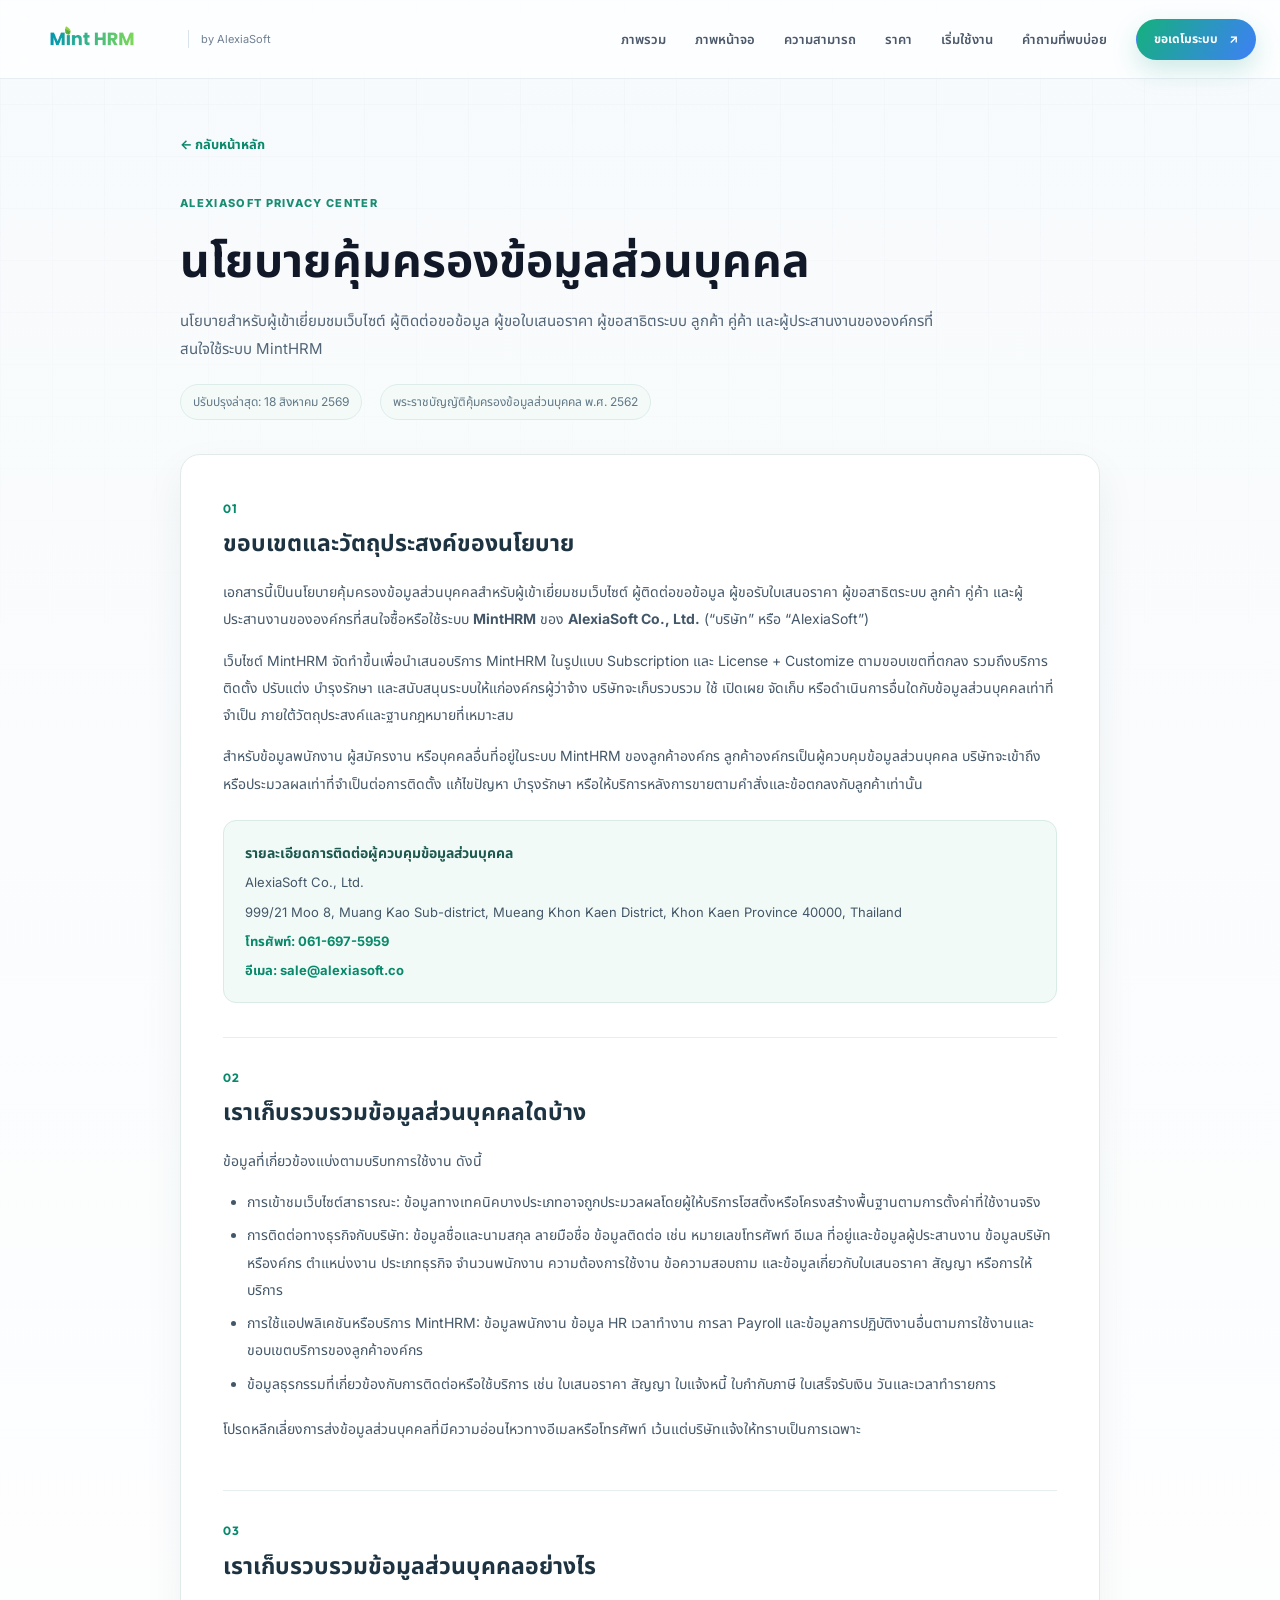
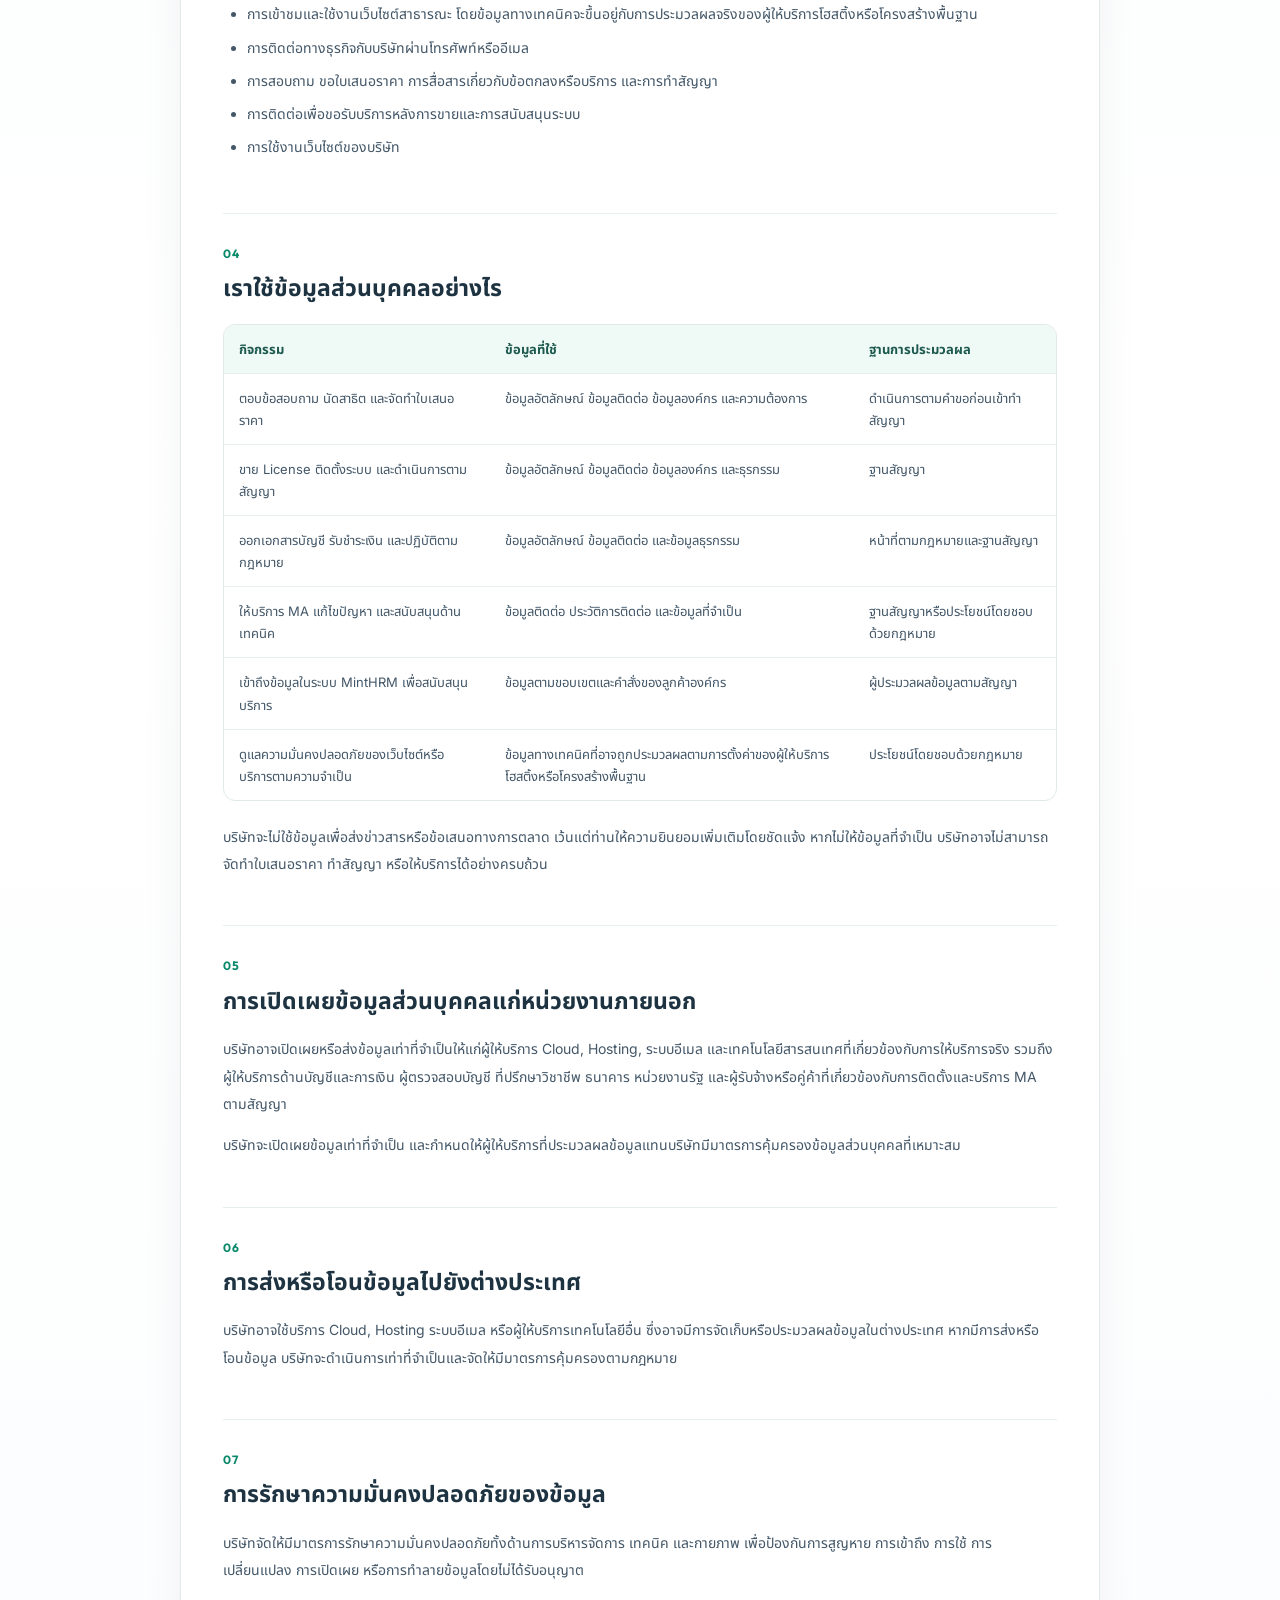
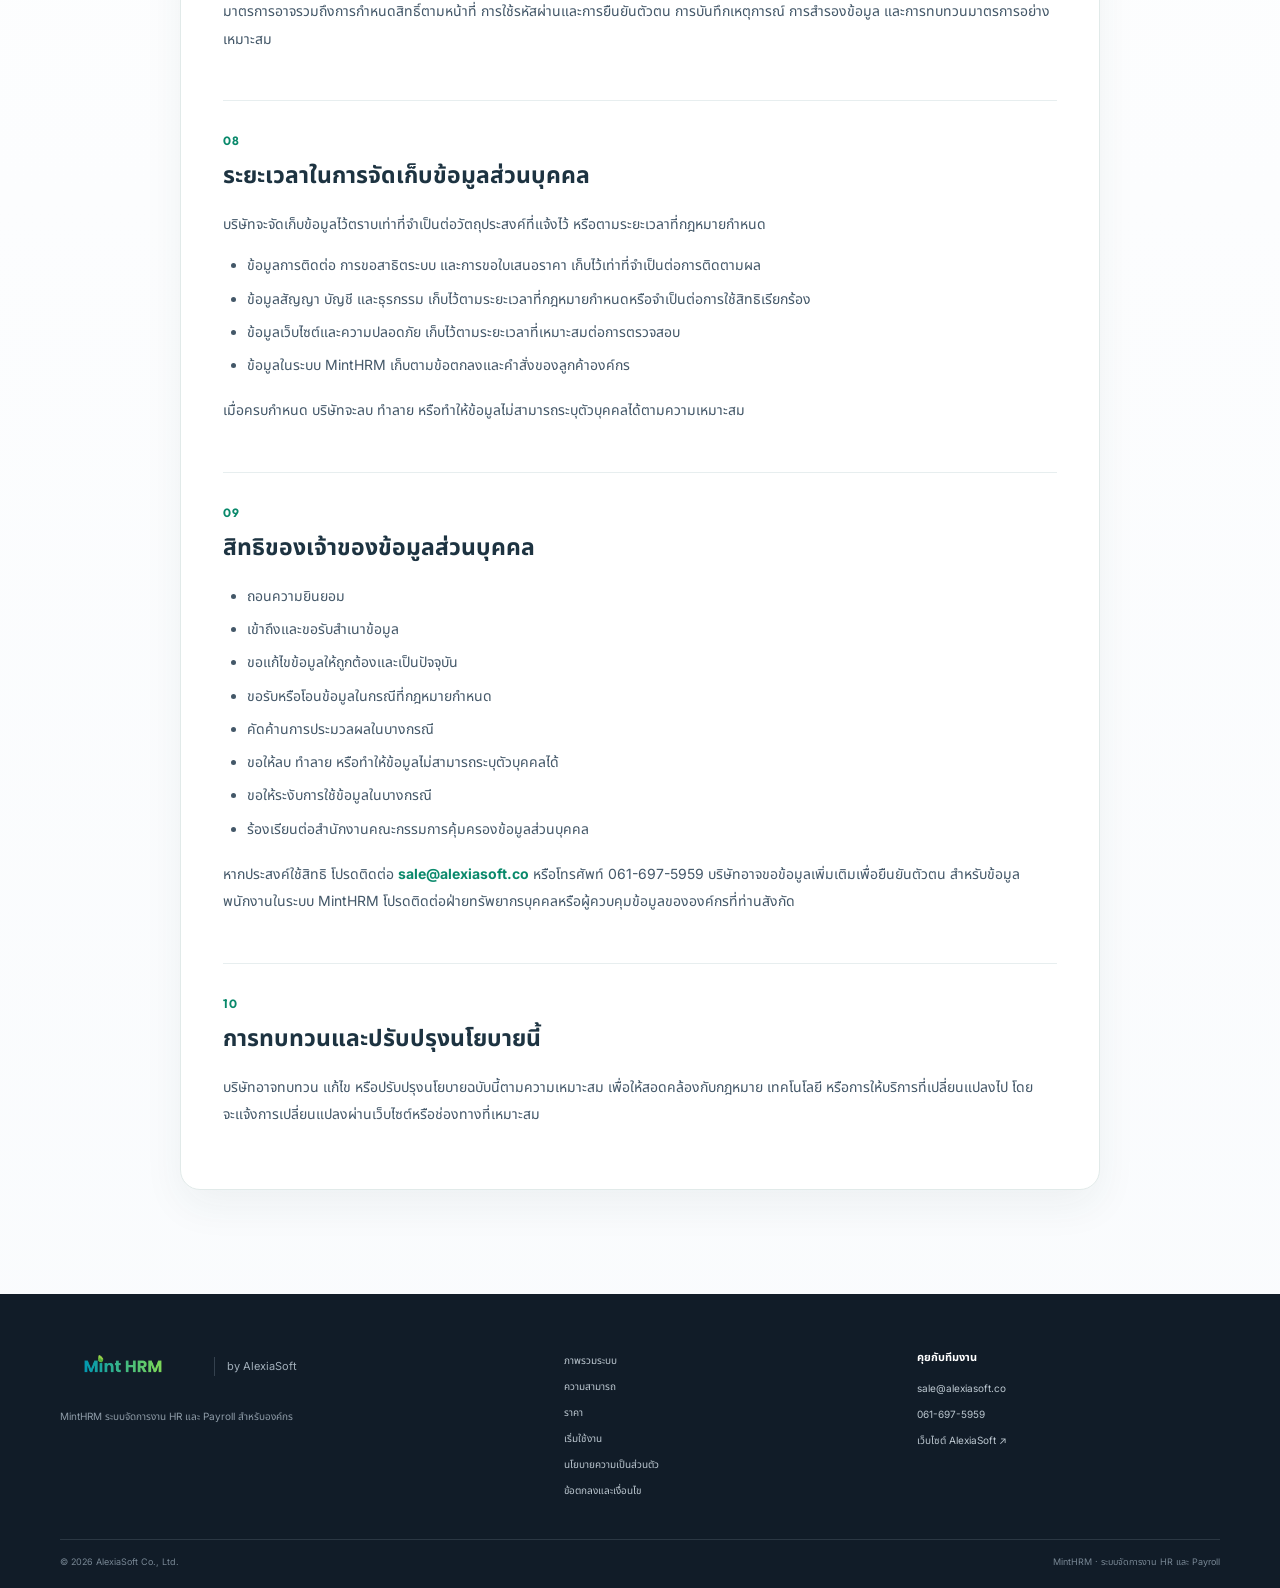
<file: privacy.html>
<!doctype html>
<html lang="th-TH">

<head>
  <meta charset="utf-8" />
  <meta name="viewport" content="width=device-width, initial-scale=1" />
  <meta name="theme-color" content="#f7fafc" />
  <title>นโยบายคุ้มครองข้อมูลส่วนบุคคล | AlexiaSoft</title>
  <meta name="description" content="นโยบายคุ้มครองข้อมูลส่วนบุคคลของ AlexiaSoft และระบบ MintHRM" />
  <link rel="canonical" href="https://minthrm.alexiasoft.co/privacy.html" />
  <link rel="icon" type="image/svg+xml" href="assets/images/favicon.svg" />
  <link rel="icon" type="image/png" href="assets/images/favicon-32.png" />
  <link rel="apple-touch-icon" sizes="192x192" href="assets/images/mint-icon-192.png" />
  <link rel="preconnect" href="https://fonts.googleapis.com" />
  <link rel="preconnect" href="https://fonts.gstatic.com" crossorigin />
  <link
    href="https://fonts.googleapis.com/css2?family=Inter:wght@400;500;600;700;800&family=Noto+Sans+Thai:wght@400;500;600;700;800&family=Outfit:wght@500;600;700;800&display=swap"
    rel="stylesheet" />
  <link rel="stylesheet" href="assets/css/styles.css" />
</head>

<body>
  <header class="site-header" id="top">
    <div class="nav-wrap">
      <a class="brand" href="index.html#top" aria-label="MintHRM หน้าแรก">
        <img src="assets/images/mint-hrm-logo.png" alt="MintHRM" />
        <span class="brand-by">by AlexiaSoft</span>
      </a>
      <button class="menu-toggle" type="button" aria-label="เปิดเมนู" aria-expanded="false" aria-controls="main-nav">
        <span></span><span></span><span></span>
      </button>
      <nav class="main-nav" id="main-nav" aria-label="เมนูหลัก">
        <a href="index.html#workflow">ภาพรวม</a>
        <a href="index.html#screens">ภาพหน้าจอ</a>
        <a href="index.html#features">ความสามารถ</a>
        <a href="index.html#pricing">ราคา</a>
        <a href="index.html#getting-started">เริ่มใช้งาน</a>
        <a href="index.html#faq">คำถามที่พบบ่อย</a>
        <a class="button button-small button-primary nav-cta" href="index.html#contact">ขอเดโมระบบ <span aria-hidden="true">↗</span></a>
      </nav>
    </div>
  </header>

  <main class="privacy-page section-shell">
    <a class="privacy-back" href="index.html">← กลับหน้าหลัก</a>
    <header class="privacy-policy-hero">
      <span class="eyebrow">AlexiaSoft Privacy Center</span>
      <h1>นโยบายคุ้มครองข้อมูลส่วนบุคคล</h1>
      <p>นโยบายสำหรับผู้เข้าเยี่ยมชมเว็บไซต์ ผู้ติดต่อขอข้อมูล ผู้ขอใบเสนอราคา ผู้ขอสาธิตระบบ ลูกค้า คู่ค้า และผู้ประสานงานขององค์กรที่สนใจใช้ระบบ MintHRM</p>
      <div class="privacy-policy-meta">
        <span>ปรับปรุงล่าสุด: 18 สิงหาคม 2569</span>
        <span>พระราชบัญญัติคุ้มครองข้อมูลส่วนบุคคล พ.ศ. 2562</span>
      </div>
    </header>

    <article class="privacy-policy-card privacy-policy-content">
    <section>
        <span class="privacy-policy-number">01</span>
        <h2>ขอบเขตและวัตถุประสงค์ของนโยบาย</h2>
        <p>เอกสารนี้เป็นนโยบายคุ้มครองข้อมูลส่วนบุคคลสำหรับผู้เข้าเยี่ยมชมเว็บไซต์ ผู้ติดต่อขอข้อมูล ผู้ขอรับใบเสนอราคา ผู้ขอสาธิตระบบ ลูกค้า คู่ค้า และผู้ประสานงานขององค์กรที่สนใจซื้อหรือใช้ระบบ <strong>MintHRM</strong> ของ <strong>AlexiaSoft Co., Ltd.</strong> (“บริษัท” หรือ “AlexiaSoft”)</p>
        <p>เว็บไซต์ MintHRM จัดทำขึ้นเพื่อนำเสนอบริการ MintHRM ในรูปแบบ Subscription และ License + Customize ตามขอบเขตที่ตกลง รวมถึงบริการติดตั้ง ปรับแต่ง บำรุงรักษา และสนับสนุนระบบให้แก่องค์กรผู้ว่าจ้าง บริษัทจะเก็บรวบรวม ใช้ เปิดเผย จัดเก็บ หรือดำเนินการอื่นใดกับข้อมูลส่วนบุคคลเท่าที่จำเป็น ภายใต้วัตถุประสงค์และฐานกฎหมายที่เหมาะสม</p>
        <p>สำหรับข้อมูลพนักงาน ผู้สมัครงาน หรือบุคคลอื่นที่อยู่ในระบบ MintHRM ของลูกค้าองค์กร ลูกค้าองค์กรเป็นผู้ควบคุมข้อมูลส่วนบุคคล บริษัทจะเข้าถึงหรือประมวลผลเท่าที่จำเป็นต่อการติดตั้ง แก้ไขปัญหา บำรุงรักษา หรือให้บริการหลังการขายตามคำสั่งและข้อตกลงกับลูกค้าเท่านั้น</p>
        <div class="privacy-contact-card">
            <strong>รายละเอียดการติดต่อผู้ควบคุมข้อมูลส่วนบุคคล</strong>
            <span>AlexiaSoft Co., Ltd.</span>
            <span>999/21 Moo 8, Muang Kao Sub-district, Mueang Khon Kaen District, Khon Kaen Province 40000, Thailand</span>
            <a href="tel:0616975959">โทรศัพท์: 061-697-5959</a>
            <a href="mailto:sale@alexiasoft.co">อีเมล: sale@alexiasoft.co</a>
        </div>
</section>
<section>
    <span class="privacy-policy-number">02</span>
    <h2>เราเก็บรวบรวมข้อมูลส่วนบุคคลใดบ้าง</h2>
    <p>ข้อมูลที่เกี่ยวข้องแบ่งตามบริบทการใช้งาน ดังนี้</p>
    <ul>
        <li>การเข้าชมเว็บไซต์สาธารณะ: ข้อมูลทางเทคนิคบางประเภทอาจถูกประมวลผลโดยผู้ให้บริการโฮสติ้งหรือโครงสร้างพื้นฐานตามการตั้งค่าที่ใช้งานจริง</li>
        <li>การติดต่อทางธุรกิจกับบริษัท: ข้อมูลชื่อและนามสกุล ลายมือชื่อ ข้อมูลติดต่อ เช่น หมายเลขโทรศัพท์ อีเมล ที่อยู่และข้อมูลผู้ประสานงาน ข้อมูลบริษัทหรืองค์กร ตำแหน่งงาน ประเภทธุรกิจ จำนวนพนักงาน ความต้องการใช้งาน ข้อความสอบถาม และข้อมูลเกี่ยวกับใบเสนอราคา สัญญา หรือการให้บริการ</li>
        <li>การใช้แอปพลิเคชันหรือบริการ MintHRM: ข้อมูลพนักงาน ข้อมูล HR เวลาทำงาน การลา Payroll และข้อมูลการปฏิบัติงานอื่นตามการใช้งานและขอบเขตบริการของลูกค้าองค์กร</li>
        <li>ข้อมูลธุรกรรมที่เกี่ยวข้องกับการติดต่อหรือใช้บริการ เช่น ใบเสนอราคา สัญญา ใบแจ้งหนี้ ใบกำกับภาษี ใบเสร็จรับเงิน วันและเวลาทำรายการ</li>
    </ul>
<p>โปรดหลีกเลี่ยงการส่งข้อมูลส่วนบุคคลที่มีความอ่อนไหวทางอีเมลหรือโทรศัพท์ เว้นแต่บริษัทแจ้งให้ทราบเป็นการเฉพาะ</p>
</section>
<section>
    <span class="privacy-policy-number">03</span>
    <h2>เราเก็บรวบรวมข้อมูลส่วนบุคคลอย่างไร</h2>
    <ul>
        <li>การเข้าชมและใช้งานเว็บไซต์สาธารณะ โดยข้อมูลทางเทคนิคจะขึ้นอยู่กับการประมวลผลจริงของผู้ให้บริการโฮสติ้งหรือโครงสร้างพื้นฐาน</li>
        <li>การติดต่อทางธุรกิจกับบริษัทผ่านโทรศัพท์หรืออีเมล</li>
        <li>การสอบถาม ขอใบเสนอราคา การสื่อสารเกี่ยวกับข้อตกลงหรือบริการ และการทำสัญญา</li>
        <li>การติดต่อเพื่อขอรับบริการหลังการขายและการสนับสนุนระบบ</li>
        <li>การใช้งานเว็บไซต์ของบริษัท</li>
    </ul>
</section>
<section>
    <span class="privacy-policy-number">04</span>
    <h2>เราใช้ข้อมูลส่วนบุคคลอย่างไร</h2>
    <div class="privacy-policy-table-wrap">
        <table class="privacy-policy-table">
            <thead>
                <tr>
                    <th>กิจกรรม</th>
                    <th>ข้อมูลที่ใช้</th>
                    <th>ฐานการประมวลผล</th>
                </tr>
        </thead>
    <tbody>
        <tr>
    <td>ตอบข้อสอบถาม นัดสาธิต และจัดทำใบเสนอราคา</td>
            <td>ข้อมูลอัตลักษณ์ ข้อมูลติดต่อ ข้อมูลองค์กร และความต้องการ</td>
            <td>ดำเนินการตามคำขอก่อนเข้าทำสัญญา</td>
        </tr>
    <tr>
        <td>ขาย License ติดตั้งระบบ และดำเนินการตามสัญญา</td>
        <td>ข้อมูลอัตลักษณ์ ข้อมูลติดต่อ ข้อมูลองค์กร และธุรกรรม</td>
        <td>ฐานสัญญา</td>
    </tr>
<tr>
    <td>ออกเอกสารบัญชี รับชำระเงิน และปฏิบัติตามกฎหมาย</td>
    <td>ข้อมูลอัตลักษณ์ ข้อมูลติดต่อ และข้อมูลธุรกรรม</td>
    <td>หน้าที่ตามกฎหมายและฐานสัญญา</td>
</tr>
<tr>
    <td>ให้บริการ MA แก้ไขปัญหา และสนับสนุนด้านเทคนิค</td>
    <td>ข้อมูลติดต่อ ประวัติการติดต่อ และข้อมูลที่จำเป็น</td>
    <td>ฐานสัญญาหรือประโยชน์โดยชอบด้วยกฎหมาย</td>
</tr>
<tr>
    <td>เข้าถึงข้อมูลในระบบ MintHRM เพื่อสนับสนุนบริการ</td>
    <td>ข้อมูลตามขอบเขตและคำสั่งของลูกค้าองค์กร</td>
    <td>ผู้ประมวลผลข้อมูลตามสัญญา</td>
</tr>
<tr>
    <td>ดูแลความมั่นคงปลอดภัยของเว็บไซต์หรือบริการตามความจำเป็น</td>
    <td>ข้อมูลทางเทคนิคที่อาจถูกประมวลผลตามการตั้งค่าของผู้ให้บริการโฮสติ้งหรือโครงสร้างพื้นฐาน</td>
    <td>ประโยชน์โดยชอบด้วยกฎหมาย</td>
</tr>
</tbody>
</table>
</div>
<p>บริษัทจะไม่ใช้ข้อมูลเพื่อส่งข่าวสารหรือข้อเสนอทางการตลาด เว้นแต่ท่านให้ความยินยอมเพิ่มเติมโดยชัดแจ้ง หากไม่ให้ข้อมูลที่จำเป็น บริษัทอาจไม่สามารถจัดทำใบเสนอราคา ทำสัญญา หรือให้บริการได้อย่างครบถ้วน</p>
</section>
<section>
    <span class="privacy-policy-number">05</span>
    <h2>การเปิดเผยข้อมูลส่วนบุคคลแก่หน่วยงานภายนอก</h2>
            <p>บริษัทอาจเปิดเผยหรือส่งข้อมูลเท่าที่จำเป็นให้แก่ผู้ให้บริการ Cloud, Hosting, ระบบอีเมล และเทคโนโลยีสารสนเทศที่เกี่ยวข้องกับการให้บริการจริง รวมถึงผู้ให้บริการด้านบัญชีและการเงิน ผู้ตรวจสอบบัญชี ที่ปรึกษาวิชาชีพ ธนาคาร หน่วยงานรัฐ และผู้รับจ้างหรือคู่ค้าที่เกี่ยวข้องกับการติดตั้งและบริการ MA ตามสัญญา</p>
    <p>บริษัทจะเปิดเผยข้อมูลเท่าที่จำเป็น และกำหนดให้ผู้ให้บริการที่ประมวลผลข้อมูลแทนบริษัทมีมาตรการคุ้มครองข้อมูลส่วนบุคคลที่เหมาะสม</p>
</section>
<section>
    <span class="privacy-policy-number">06</span>
    <h2>การส่งหรือโอนข้อมูลไปยังต่างประเทศ</h2>
    <p>บริษัทอาจใช้บริการ Cloud, Hosting ระบบอีเมล หรือผู้ให้บริการเทคโนโลยีอื่น ซึ่งอาจมีการจัดเก็บหรือประมวลผลข้อมูลในต่างประเทศ หากมีการส่งหรือโอนข้อมูล บริษัทจะดำเนินการเท่าที่จำเป็นและจัดให้มีมาตรการคุ้มครองตามกฎหมาย</p>
</section>
<section>
    <span class="privacy-policy-number">07</span>
    <h2>การรักษาความมั่นคงปลอดภัยของข้อมูล</h2>
    <p>บริษัทจัดให้มีมาตรการรักษาความมั่นคงปลอดภัยทั้งด้านการบริหารจัดการ เทคนิค และกายภาพ เพื่อป้องกันการสูญหาย การเข้าถึง การใช้ การเปลี่ยนแปลง การเปิดเผย หรือการทำลายข้อมูลโดยไม่ได้รับอนุญาต</p>
    <p>มาตรการอาจรวมถึงการกำหนดสิทธิ์ตามหน้าที่ การใช้รหัสผ่านและการยืนยันตัวตน การบันทึกเหตุการณ์ การสำรองข้อมูล และการทบทวนมาตรการอย่างเหมาะสม</p>
</section>
<section>
    <span class="privacy-policy-number">08</span>
    <h2>ระยะเวลาในการจัดเก็บข้อมูลส่วนบุคคล</h2>
    <p>บริษัทจะจัดเก็บข้อมูลไว้ตราบเท่าที่จำเป็นต่อวัตถุประสงค์ที่แจ้งไว้ หรือตามระยะเวลาที่กฎหมายกำหนด</p>
    <ul>
        <li>ข้อมูลการติดต่อ การขอสาธิตระบบ และการขอใบเสนอราคา เก็บไว้เท่าที่จำเป็นต่อการติดตามผล</li>
        <li>ข้อมูลสัญญา บัญชี และธุรกรรม เก็บไว้ตามระยะเวลาที่กฎหมายกำหนดหรือจำเป็นต่อการใช้สิทธิเรียกร้อง</li>
        <li>ข้อมูลเว็บไซต์และความปลอดภัย เก็บไว้ตามระยะเวลาที่เหมาะสมต่อการตรวจสอบ</li>
        <li>ข้อมูลในระบบ MintHRM เก็บตามข้อตกลงและคำสั่งของลูกค้าองค์กร</li>
    </ul>
<p>เมื่อครบกำหนด บริษัทจะลบ ทำลาย หรือทำให้ข้อมูลไม่สามารถระบุตัวบุคคลได้ตามความเหมาะสม</p>
</section>
<section>
    <span class="privacy-policy-number">09</span>
    <h2>สิทธิของเจ้าของข้อมูลส่วนบุคคล</h2>
    <ul>
        <li>ถอนความยินยอม</li>
        <li>เข้าถึงและขอรับสำเนาข้อมูล</li>
        <li>ขอแก้ไขข้อมูลให้ถูกต้องและเป็นปัจจุบัน</li>
        <li>ขอรับหรือโอนข้อมูลในกรณีที่กฎหมายกำหนด</li>
        <li>คัดค้านการประมวลผลในบางกรณี</li>
        <li>ขอให้ลบ ทำลาย หรือทำให้ข้อมูลไม่สามารถระบุตัวบุคคลได้</li>
        <li>ขอให้ระงับการใช้ข้อมูลในบางกรณี</li>
        <li>ร้องเรียนต่อสำนักงานคณะกรรมการคุ้มครองข้อมูลส่วนบุคคล</li>
    </ul>
<p>หากประสงค์ใช้สิทธิ โปรดติดต่อ <a href="mailto:sale@alexiasoft.co">sale@alexiasoft.co</a> หรือโทรศัพท์ 061-697-5959 บริษัทอาจขอข้อมูลเพิ่มเติมเพื่อยืนยันตัวตน สำหรับข้อมูลพนักงานในระบบ MintHRM โปรดติดต่อฝ่ายทรัพยากรบุคคลหรือผู้ควบคุมข้อมูลขององค์กรที่ท่านสังกัด</p>
</section>
<section>
    <span class="privacy-policy-number">10</span>
    <h2>การทบทวนและปรับปรุงนโยบายนี้</h2>
    <p>บริษัทอาจทบทวน แก้ไข หรือปรับปรุงนโยบายฉบับนี้ตามความเหมาะสม เพื่อให้สอดคล้องกับกฎหมาย เทคโนโลยี หรือการให้บริการที่เปลี่ยนแปลงไป โดยจะแจ้งการเปลี่ยนแปลงผ่านเว็บไซต์หรือช่องทางที่เหมาะสม</p>
</section>
</article>
  </main>

  <footer class="site-footer">
    <div class="section-shell footer-main">
      <div>
        <a class="brand footer-brand" href="index.html#top"><img src="assets/images/mint-hrm-logo.png" alt="MintHRM" /><span class="brand-by">by AlexiaSoft</span></a>
        <p>MintHRM ระบบจัดการงาน HR และ Payroll สำหรับองค์กร</p>
      </div>
      <div class="footer-links">
        <a href="index.html#workflow">ภาพรวมระบบ</a>
        <a href="index.html#features">ความสามารถ</a>
        <a href="index.html#pricing">ราคา</a>
        <a href="index.html#getting-started">เริ่มใช้งาน</a>
        <a href="privacy.html" aria-current="page">นโยบายความเป็นส่วนตัว</a>
        <a href="terms.html">ข้อตกลงและเงื่อนไข</a>
        
      </div>
      <div class="footer-contact">
        <b>คุยกับทีมงาน</b>
        <a href="mailto:sale@alexiasoft.co">sale@alexiasoft.co</a>
        <a href="tel:+66616975959">061-697-5959</a>
        <a href="https://alexiasoft.co/" target="_blank" rel="noopener noreferrer">เว็บไซต์ AlexiaSoft ↗</a>
      </div>
    </div>
    <div class="section-shell footer-bottom">
      <span>© <span id="year">2026</span> AlexiaSoft Co., Ltd.</span>
      <span>MintHRM · ระบบจัดการงาน HR และ Payroll</span>
    </div>
  </footer>
  <script src="assets/js/main.js" defer></script>
</body>

</html>
</file>
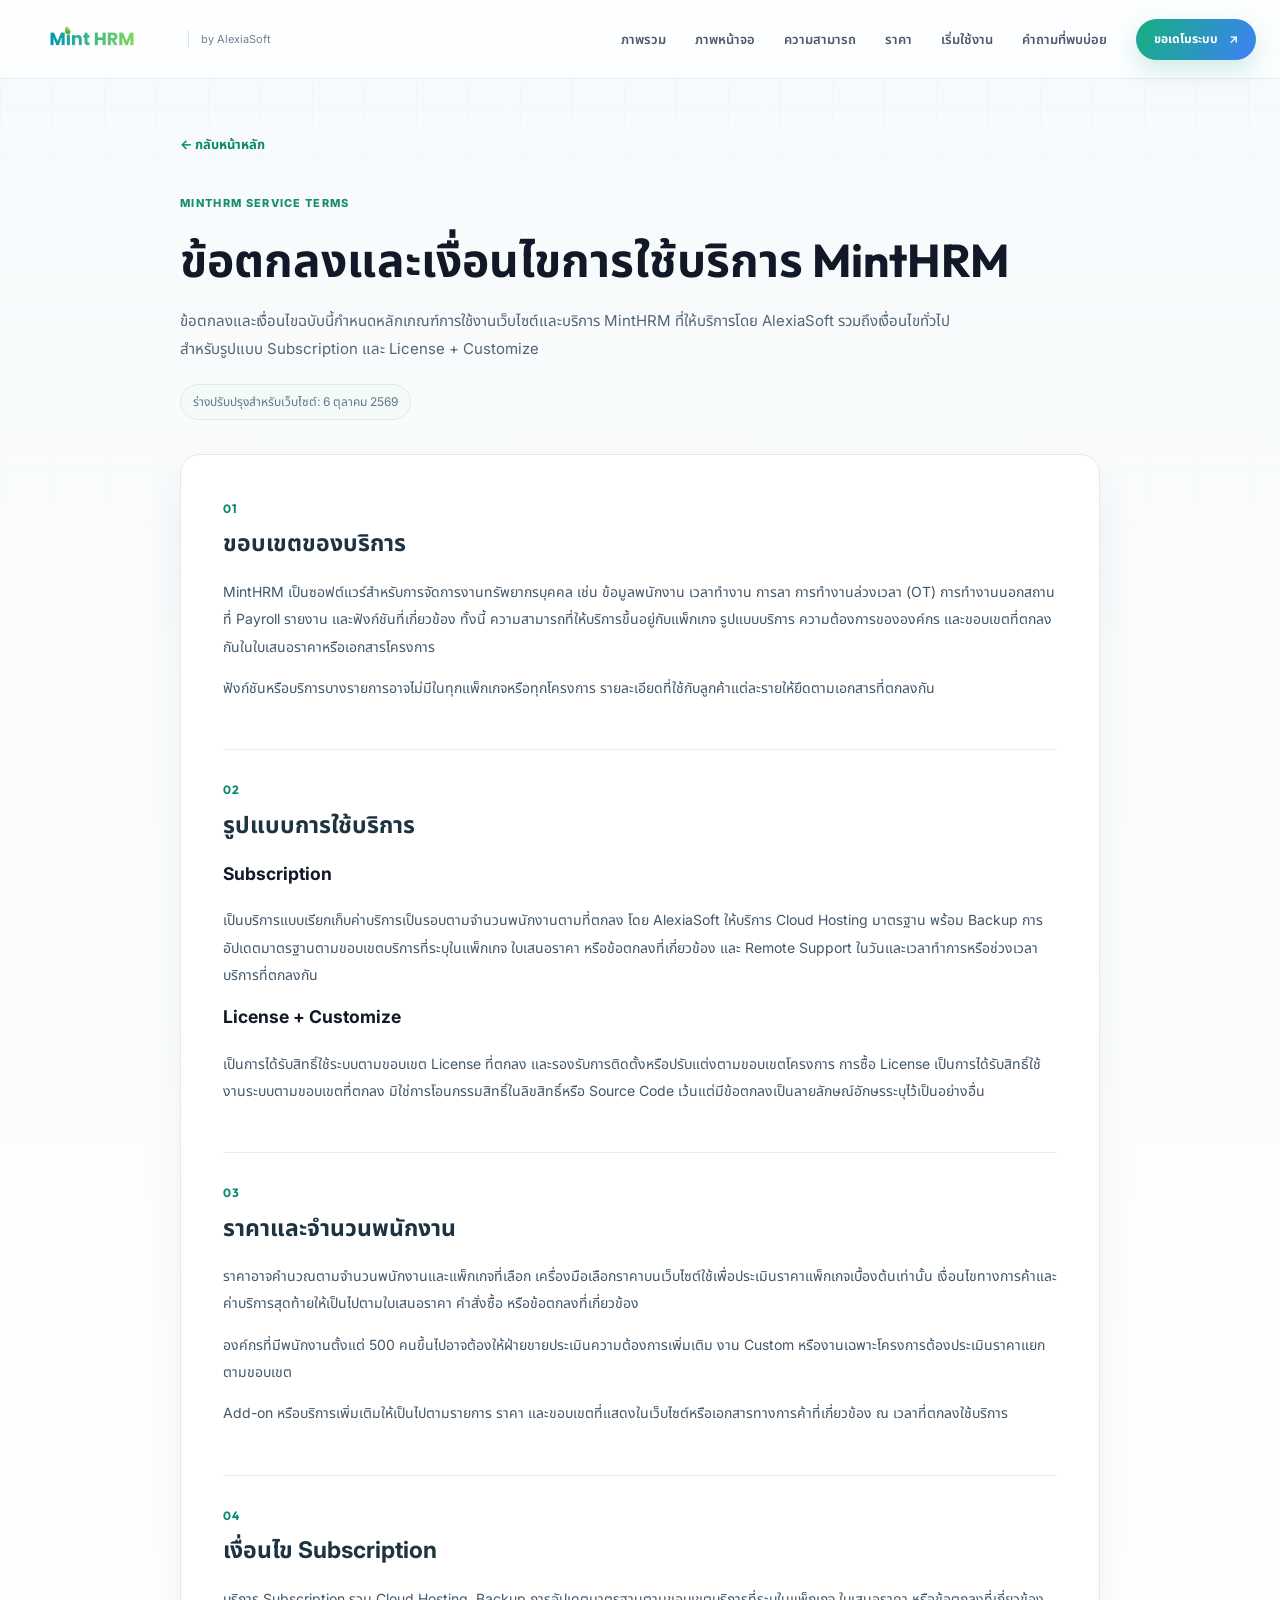
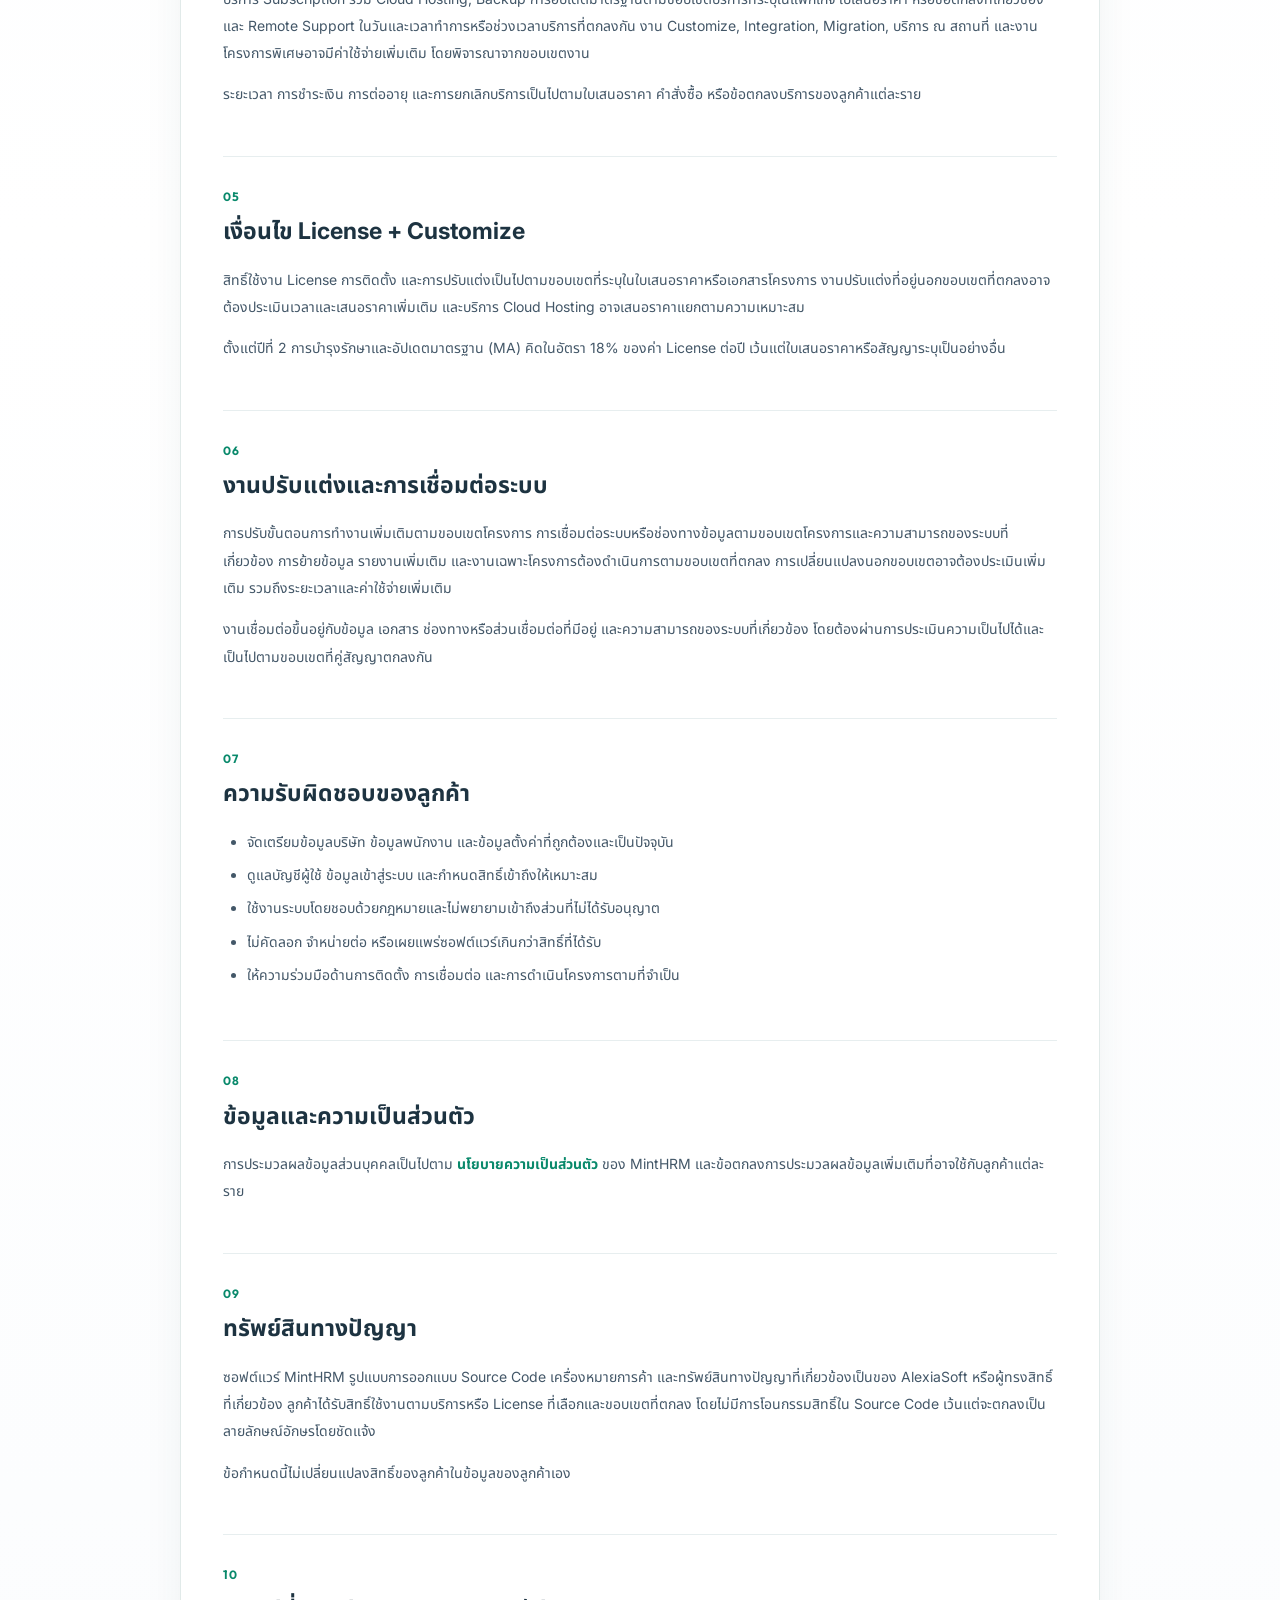
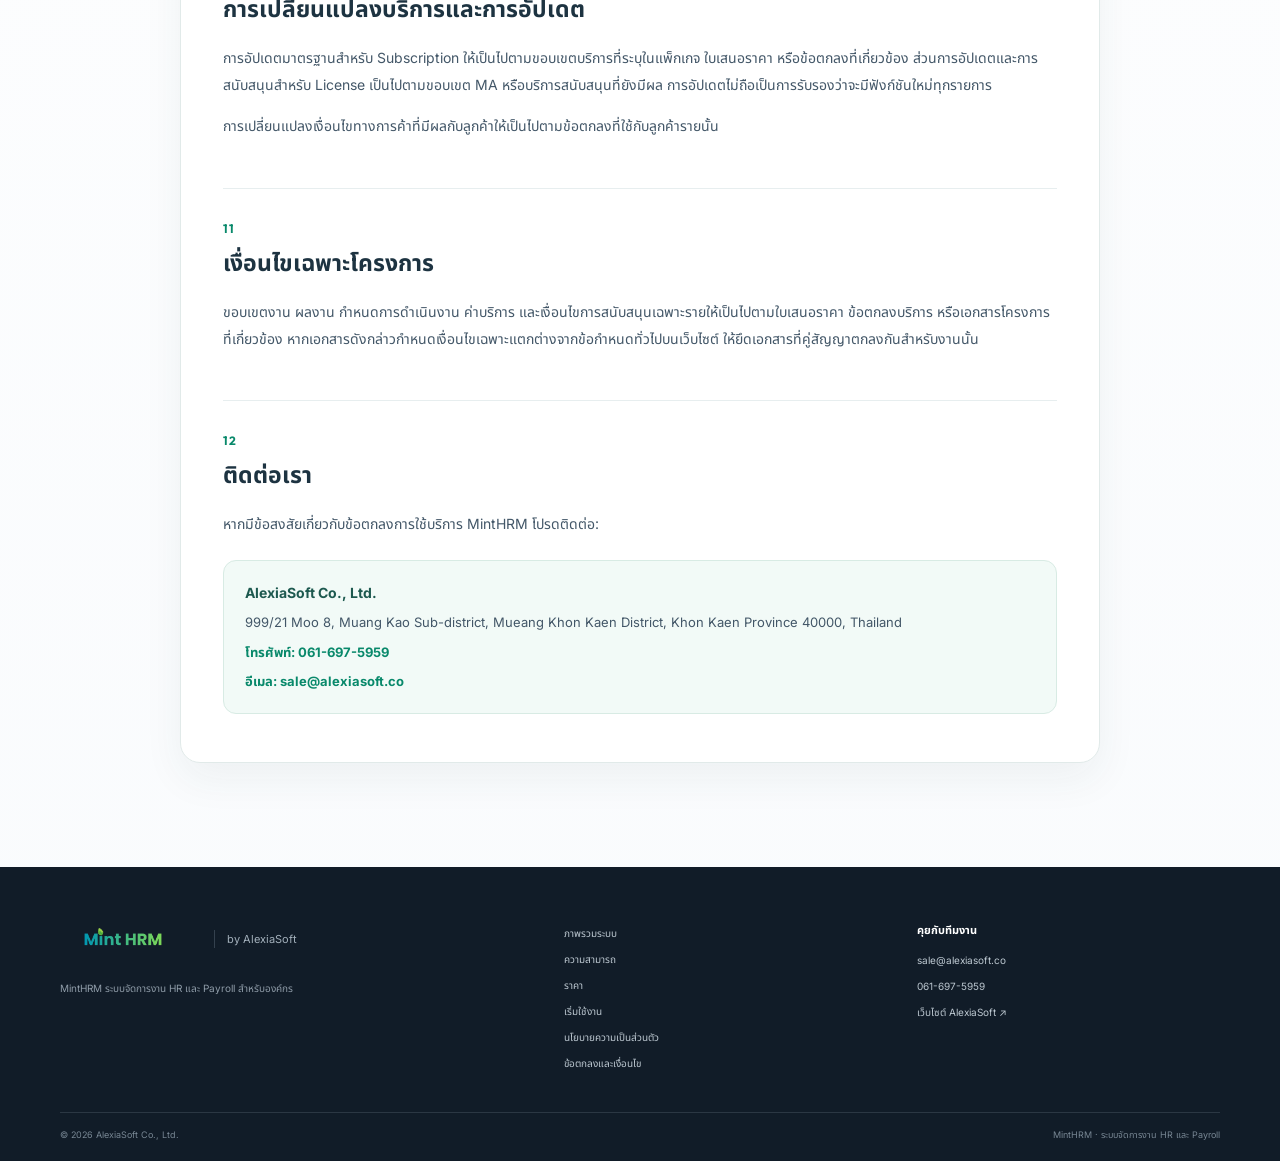
<file: terms.html>
<!doctype html>
<html lang="th-TH">

<head>
  <meta charset="utf-8" />
  <meta name="viewport" content="width=device-width, initial-scale=1" />
  <meta name="theme-color" content="#f7fafc" />
  <title>ข้อตกลงและเงื่อนไขการใช้บริการ | MintHRM</title>
  <meta name="description" content="ข้อตกลงและเงื่อนไขทั่วไปสำหรับการใช้งาน MintHRM ทั้งรูปแบบ Subscription และ License + Customize โดย AlexiaSoft" />
  <link rel="canonical" href="https://minthrm.alexiasoft.co/terms.html" />
  <link rel="icon" type="image/svg+xml" href="assets/images/favicon.svg" />
  <link rel="icon" type="image/png" href="assets/images/favicon-32.png" />
  <link rel="apple-touch-icon" sizes="192x192" href="assets/images/mint-icon-192.png" />
  <link rel="preconnect" href="https://fonts.googleapis.com" />
  <link rel="preconnect" href="https://fonts.gstatic.com" crossorigin />
  <link href="https://fonts.googleapis.com/css2?family=Inter:wght@400;500;600;700;800&family=Noto+Sans+Thai:wght@400;500;600;700;800&family=Outfit:wght@500;600;700;800&display=swap" rel="stylesheet" />
  <link rel="stylesheet" href="assets/css/styles.css" />
</head>

<body>
  <header class="site-header" id="top">
    <div class="nav-wrap">
      <a class="brand" href="index.html#top" aria-label="MintHRM หน้าแรก">
        <img src="assets/images/mint-hrm-logo.png" alt="MintHRM" />
        <span class="brand-by">by AlexiaSoft</span>
      </a>
      <button class="menu-toggle" type="button" aria-label="เปิดเมนู" aria-expanded="false" aria-controls="main-nav"><span></span><span></span><span></span></button>
      <nav class="main-nav" id="main-nav" aria-label="เมนูหลัก">
        <a href="index.html#workflow">ภาพรวม</a>
        <a href="index.html#screens">ภาพหน้าจอ</a>
        <a href="index.html#features">ความสามารถ</a>
        <a href="index.html#pricing">ราคา</a>
        <a href="index.html#getting-started">เริ่มใช้งาน</a>
        <a href="index.html#faq">คำถามที่พบบ่อย</a>
        <a class="button button-small button-primary nav-cta" href="index.html#contact">ขอเดโมระบบ <span aria-hidden="true">↗</span></a>
      </nav>
    </div>
  </header>

  <main class="privacy-page section-shell">
    <a class="privacy-back" href="index.html">← กลับหน้าหลัก</a>
    <header class="privacy-policy-hero">
      <span class="eyebrow">MintHRM Service Terms</span>
      <h1>ข้อตกลงและเงื่อนไขการใช้บริการ MintHRM</h1>
      <p>ข้อตกลงและเงื่อนไขฉบับนี้กำหนดหลักเกณฑ์การใช้งานเว็บไซต์และบริการ MintHRM ที่ให้บริการโดย AlexiaSoft รวมถึงเงื่อนไขทั่วไปสำหรับรูปแบบ Subscription และ License + Customize</p>
      <div class="privacy-policy-meta"><span>ร่างปรับปรุงสำหรับเว็บไซต์: 6 ตุลาคม 2569</span></div>
    </header>

    <article class="privacy-policy-card privacy-policy-content">
      <section>
        <span class="privacy-policy-number">01</span>
        <h2>ขอบเขตของบริการ</h2>
        <p>MintHRM เป็นซอฟต์แวร์สำหรับการจัดการงานทรัพยากรบุคคล เช่น ข้อมูลพนักงาน เวลาทำงาน การลา การทำงานล่วงเวลา (OT) การทำงานนอกสถานที่ Payroll รายงาน และฟังก์ชันที่เกี่ยวข้อง ทั้งนี้ ความสามารถที่ให้บริการขึ้นอยู่กับแพ็กเกจ รูปแบบบริการ ความต้องการขององค์กร และขอบเขตที่ตกลงกันในใบเสนอราคาหรือเอกสารโครงการ</p>
        <p>ฟังก์ชันหรือบริการบางรายการอาจไม่มีในทุกแพ็กเกจหรือทุกโครงการ รายละเอียดที่ใช้กับลูกค้าแต่ละรายให้ยึดตามเอกสารที่ตกลงกัน</p>
      </section>

      <section>
        <span class="privacy-policy-number">02</span>
        <h2>รูปแบบการใช้บริการ</h2>
        <h3>Subscription</h3>
        <p>เป็นบริการแบบเรียกเก็บค่าบริการเป็นรอบตามจำนวนพนักงานตามที่ตกลง โดย AlexiaSoft ให้บริการ Cloud Hosting มาตรฐาน พร้อม Backup การอัปเดตมาตรฐานตามขอบเขตบริการที่ระบุในแพ็กเกจ ใบเสนอราคา หรือข้อตกลงที่เกี่ยวข้อง และ Remote Support ในวันและเวลาทำการหรือช่วงเวลาบริการที่ตกลงกัน</p>
        <h3>License + Customize</h3>
        <p>เป็นการได้รับสิทธิ์ใช้ระบบตามขอบเขต License ที่ตกลง และรองรับการติดตั้งหรือปรับแต่งตามขอบเขตโครงการ การซื้อ License เป็นการได้รับสิทธิ์ใช้งานระบบตามขอบเขตที่ตกลง มิใช่การโอนกรรมสิทธิ์ในลิขสิทธิ์หรือ Source Code เว้นแต่มีข้อตกลงเป็นลายลักษณ์อักษรระบุไว้เป็นอย่างอื่น</p>
      </section>

      <section>
        <span class="privacy-policy-number">03</span>
        <h2>ราคาและจำนวนพนักงาน</h2>
        <p>ราคาอาจคำนวณตามจำนวนพนักงานและแพ็กเกจที่เลือก เครื่องมือเลือกราคาบนเว็บไซต์ใช้เพื่อประเมินราคาแพ็กเกจเบื้องต้นเท่านั้น เงื่อนไขทางการค้าและค่าบริการสุดท้ายให้เป็นไปตามใบเสนอราคา คำสั่งซื้อ หรือข้อตกลงที่เกี่ยวข้อง</p>
        <p>องค์กรที่มีพนักงานตั้งแต่ 500 คนขึ้นไปอาจต้องให้ฝ่ายขายประเมินความต้องการเพิ่มเติม งาน Custom หรืองานเฉพาะโครงการต้องประเมินราคาแยกตามขอบเขต</p>
        <p>Add-on หรือบริการเพิ่มเติมให้เป็นไปตามรายการ ราคา และขอบเขตที่แสดงในเว็บไซต์หรือเอกสารทางการค้าที่เกี่ยวข้อง ณ เวลาที่ตกลงใช้บริการ</p>
      </section>

      <section>
        <span class="privacy-policy-number">04</span>
        <h2>เงื่อนไข Subscription</h2>
        <p>บริการ Subscription รวม Cloud Hosting, Backup การอัปเดตมาตรฐานตามขอบเขตบริการที่ระบุในแพ็กเกจ ใบเสนอราคา หรือข้อตกลงที่เกี่ยวข้อง และ Remote Support ในวันและเวลาทำการหรือช่วงเวลาบริการที่ตกลงกัน งาน Customize, Integration, Migration, บริการ ณ สถานที่ และงานโครงการพิเศษอาจมีค่าใช้จ่ายเพิ่มเติม โดยพิจารณาจากขอบเขตงาน</p>
        <p>ระยะเวลา การชำระเงิน การต่ออายุ และการยกเลิกบริการเป็นไปตามใบเสนอราคา คำสั่งซื้อ หรือข้อตกลงบริการของลูกค้าแต่ละราย</p>
      </section>

      <section>
        <span class="privacy-policy-number">05</span>
        <h2>เงื่อนไข License + Customize</h2>
        <p>สิทธิ์ใช้งาน License การติดตั้ง และการปรับแต่งเป็นไปตามขอบเขตที่ระบุในใบเสนอราคาหรือเอกสารโครงการ งานปรับแต่งที่อยู่นอกขอบเขตที่ตกลงอาจต้องประเมินเวลาและเสนอราคาเพิ่มเติม และบริการ Cloud Hosting อาจเสนอราคาแยกตามความเหมาะสม</p>
        <p>ตั้งแต่ปีที่ 2 การบำรุงรักษาและอัปเดตมาตรฐาน (MA) คิดในอัตรา 18% ของค่า License ต่อปี เว้นแต่ใบเสนอราคาหรือสัญญาระบุเป็นอย่างอื่น</p>
      </section>

      <section>
        <span class="privacy-policy-number">06</span>
        <h2>งานปรับแต่งและการเชื่อมต่อระบบ</h2>
        <p>การปรับขั้นตอนการทำงานเพิ่มเติมตามขอบเขตโครงการ การเชื่อมต่อระบบหรือช่องทางข้อมูลตามขอบเขตโครงการและความสามารถของระบบที่เกี่ยวข้อง การย้ายข้อมูล รายงานเพิ่มเติม และงานเฉพาะโครงการต้องดำเนินการตามขอบเขตที่ตกลง การเปลี่ยนแปลงนอกขอบเขตอาจต้องประเมินเพิ่มเติม รวมถึงระยะเวลาและค่าใช้จ่ายเพิ่มเติม</p>
        <p>งานเชื่อมต่อขึ้นอยู่กับข้อมูล เอกสาร ช่องทางหรือส่วนเชื่อมต่อที่มีอยู่ และความสามารถของระบบที่เกี่ยวข้อง โดยต้องผ่านการประเมินความเป็นไปได้และเป็นไปตามขอบเขตที่คู่สัญญาตกลงกัน</p>
      </section>

      <section>
        <span class="privacy-policy-number">07</span>
        <h2>ความรับผิดชอบของลูกค้า</h2>
        <ul>
          <li>จัดเตรียมข้อมูลบริษัท ข้อมูลพนักงาน และข้อมูลตั้งค่าที่ถูกต้องและเป็นปัจจุบัน</li>
          <li>ดูแลบัญชีผู้ใช้ ข้อมูลเข้าสู่ระบบ และกำหนดสิทธิ์เข้าถึงให้เหมาะสม</li>
          <li>ใช้งานระบบโดยชอบด้วยกฎหมายและไม่พยายามเข้าถึงส่วนที่ไม่ได้รับอนุญาต</li>
          <li>ไม่คัดลอก จำหน่ายต่อ หรือเผยแพร่ซอฟต์แวร์เกินกว่าสิทธิ์ที่ได้รับ</li>
          <li>ให้ความร่วมมือด้านการติดตั้ง การเชื่อมต่อ และการดำเนินโครงการตามที่จำเป็น</li>
        </ul>
      </section>

      <section>
        <span class="privacy-policy-number">08</span>
        <h2>ข้อมูลและความเป็นส่วนตัว</h2>
        <p>การประมวลผลข้อมูลส่วนบุคคลเป็นไปตาม <a href="privacy.html">นโยบายความเป็นส่วนตัว</a> ของ MintHRM และข้อตกลงการประมวลผลข้อมูลเพิ่มเติมที่อาจใช้กับลูกค้าแต่ละราย</p>
      </section>

      <section>
        <span class="privacy-policy-number">09</span>
        <h2>ทรัพย์สินทางปัญญา</h2>
        <p>ซอฟต์แวร์ MintHRM รูปแบบการออกแบบ Source Code เครื่องหมายการค้า และทรัพย์สินทางปัญญาที่เกี่ยวข้องเป็นของ AlexiaSoft หรือผู้ทรงสิทธิ์ที่เกี่ยวข้อง ลูกค้าได้รับสิทธิ์ใช้งานตามบริการหรือ License ที่เลือกและขอบเขตที่ตกลง โดยไม่มีการโอนกรรมสิทธิ์ใน Source Code เว้นแต่จะตกลงเป็นลายลักษณ์อักษรโดยชัดแจ้ง</p>
        <p>ข้อกำหนดนี้ไม่เปลี่ยนแปลงสิทธิ์ของลูกค้าในข้อมูลของลูกค้าเอง</p>
      </section>

      <section>
        <span class="privacy-policy-number">10</span>
        <h2>การเปลี่ยนแปลงบริการและการอัปเดต</h2>
        <p>การอัปเดตมาตรฐานสำหรับ Subscription ให้เป็นไปตามขอบเขตบริการที่ระบุในแพ็กเกจ ใบเสนอราคา หรือข้อตกลงที่เกี่ยวข้อง ส่วนการอัปเดตและการสนับสนุนสำหรับ License เป็นไปตามขอบเขต MA หรือบริการสนับสนุนที่ยังมีผล การอัปเดตไม่ถือเป็นการรับรองว่าจะมีฟังก์ชันใหม่ทุกรายการ</p>
        <p>การเปลี่ยนแปลงเงื่อนไขทางการค้าที่มีผลกับลูกค้าให้เป็นไปตามข้อตกลงที่ใช้กับลูกค้ารายนั้น</p>
      </section>

      <section>
        <span class="privacy-policy-number">11</span>
        <h2>เงื่อนไขเฉพาะโครงการ</h2>
        <p>ขอบเขตงาน ผลงาน กำหนดการดำเนินงาน ค่าบริการ และเงื่อนไขการสนับสนุนเฉพาะรายให้เป็นไปตามใบเสนอราคา ข้อตกลงบริการ หรือเอกสารโครงการที่เกี่ยวข้อง หากเอกสารดังกล่าวกำหนดเงื่อนไขเฉพาะแตกต่างจากข้อกำหนดทั่วไปบนเว็บไซต์ ให้ยึดเอกสารที่คู่สัญญาตกลงกันสำหรับงานนั้น</p>
      </section>

      <section>
        <span class="privacy-policy-number">12</span>
        <h2>ติดต่อเรา</h2>
        <p>หากมีข้อสงสัยเกี่ยวกับข้อตกลงการใช้บริการ MintHRM โปรดติดต่อ:</p>
        <div class="privacy-contact-card">
          <strong>AlexiaSoft Co., Ltd.</strong>
          <span>999/21 Moo 8, Muang Kao Sub-district, Mueang Khon Kaen District, Khon Kaen Province 40000, Thailand</span>
          <a href="tel:0616975959">โทรศัพท์: 061-697-5959</a>
          <a href="mailto:sale@alexiasoft.co">อีเมล: sale@alexiasoft.co</a>
        </div>
      </section>
    </article>
  </main>

  <footer class="site-footer">
    <div class="section-shell footer-main">
      <div>
        <a class="brand footer-brand" href="index.html#top"><img src="assets/images/mint-hrm-logo.png" alt="MintHRM" /><span class="brand-by">by AlexiaSoft</span></a>
        <p>MintHRM ระบบจัดการงาน HR และ Payroll สำหรับองค์กร</p>
      </div>
      <div class="footer-links">
        <a href="index.html#workflow">ภาพรวมระบบ</a>
        <a href="index.html#features">ความสามารถ</a>
        <a href="index.html#pricing">ราคา</a>
        <a href="index.html#getting-started">เริ่มใช้งาน</a>
        <a href="privacy.html">นโยบายความเป็นส่วนตัว</a>
        <a href="terms.html" aria-current="page">ข้อตกลงและเงื่อนไข</a>
        
      </div>
      <div class="footer-contact">
        <b>คุยกับทีมงาน</b>
        <a href="mailto:sale@alexiasoft.co">sale@alexiasoft.co</a>
        <a href="tel:+66616975959">061-697-5959</a>
        <a href="https://alexiasoft.co/" target="_blank" rel="noopener noreferrer">เว็บไซต์ AlexiaSoft ↗</a>
      </div>
    </div>
    <div class="section-shell footer-bottom">
      <span>© <span id="year">2026</span> AlexiaSoft Co., Ltd.</span>
      <span>MintHRM · ระบบจัดการงาน HR และ Payroll</span>
    </div>
  </footer>
  <script src="assets/js/main.js" defer></script>
</body>

</html>
</file>
<file: assets/css/styles.css>
:root {
  color-scheme: light;
  --ink: #111827;
  --muted: #637083;
  --line: #e5eaf0;
  --surface: #ffffff;
  --surface-soft: #f6f8fb;
  --glass: rgba(255, 255, 255, 0.66);
  --mint: #20b483;
  --mint-dark: #09896b;
  --blue: #4385ed;
  --gradient: linear-gradient(120deg, #17ae83 5%, #3b83ef 94%);
  --shadow: 0 22px 65px rgba(20, 38, 62, 0.1);
  --content: 1160px;
}

* {
  box-sizing: border-box;
}
html {
  scroll-behavior: smooth;
  scroll-padding-top: 92px;
}
body {
  margin: 0;
  color: var(--ink);
  background: linear-gradient(180deg, #f7fafc 0%, #fff 42%, #f9fbfd 100%);
  font-family: Inter, 'Noto Sans Thai', sans-serif;
  font-size: 15px;
  line-height: 1.7;
  overflow-x: hidden;
}
body::before {
  position: fixed;
  z-index: -1;
  inset: 0;
  content: '';
  pointer-events: none;
  opacity: 0.28;
  background-image:
    linear-gradient(rgba(100, 116, 139, 0.1) 1px, transparent 1px),
    linear-gradient(90deg, rgba(100, 116, 139, 0.1) 1px, transparent 1px);
  background-size: 52px 52px;
  mask-image: linear-gradient(to bottom, #000 0%, transparent 80%);
}
a {
  color: inherit;
  text-decoration: none;
}
button {
  font: inherit;
}
img,
svg {
  display: block;
  max-width: 100%;
}
.section-shell {
  width: min(var(--content), calc(100% - 48px));
  margin-inline: auto;
}
.section {
  padding-block: 112px;
}

.site-header {
  position: sticky;
  z-index: 20;
  top: 0;
  border-bottom: 1px solid rgba(226, 232, 240, 0.78);
  background: rgba(255, 255, 255, 0.72);
  backdrop-filter: blur(20px) saturate(145%);
}
.nav-wrap {
  width: min(1280px, calc(100% - 48px));
  min-height: 78px;
  margin: auto;
  display: flex;
  align-items: center;
  justify-content: space-between;
  gap: 28px;
}
.brand {
  display: inline-flex;
  align-items: center;
  gap: 12px;
  flex-shrink: 0;
}
.brand img {
  width: 152px;
  height: 40px;
  object-fit: contain;
  object-position: left center;
}
.brand-by {
  padding-left: 12px;
  border-left: 1px solid #dbe2e9;
  color: #708093;
  font-size: 11px;
  white-space: nowrap;
}
.main-nav {
  display: flex;
  align-items: center;
  gap: 29px;
  color: #4c596a;
  font-size: 13px;
  font-weight: 600;
}
.main-nav > a:not(.button):hover,
.footer-links a:hover {
  color: var(--mint-dark);
}
.menu-toggle {
  display: none;
}

.button {
  min-height: 48px;
  display: inline-flex;
  align-items: center;
  justify-content: center;
  gap: 11px;
  padding: 0 22px;
  border: 1px solid transparent;
  border-radius: 999px;
  font-size: 14px;
  font-weight: 700;
  transition:
    transform 0.18s ease,
    box-shadow 0.18s ease,
    background 0.18s ease;
}
.button:hover {
  transform: translateY(-2px);
}
.button-primary {
  color: #fff;
  background: var(--gradient);
  box-shadow: 0 10px 26px rgba(31, 165, 142, 0.22);
}
.button-primary:hover {
  box-shadow: 0 14px 32px rgba(31, 137, 181, 0.28);
}
.button-quiet {
  color: #364457;
  border-color: #dfe6ec;
  background: rgba(255, 255, 255, 0.72);
}
.button-small {
  min-height: 41px;
  padding: 0 17px;
  font-size: 12px;
}

.hero {
  position: relative;
  isolation: isolate;
  min-height: 635px;
  display: grid;
  grid-template-columns: 0.92fr 1.08fr;
  align-items: center;
  gap: 40px;
  padding-block: 84px 90px;
}
.hero::before {
  position: absolute;
  z-index: -1;
  top: 2%;
  right: -11%;
  width: 78%;
  height: 96%;
  border-radius: 50%;
  background:
    radial-gradient(ellipse at 32% 42%, rgba(61, 202, 160, 0.15), transparent 48%),
    radial-gradient(ellipse at 72% 55%, rgba(86, 151, 238, 0.13), transparent 54%);
  filter: blur(24px);
  content: '';
  pointer-events: none;
}
.hero-copy {
  position: relative;
  z-index: 2;
}
.eyebrow {
  display: inline-flex;
  align-items: center;
  gap: 9px;
  color: #188d72;
  font-size: 11px;
  font-weight: 800;
  letter-spacing: 0.12em;
  text-transform: uppercase;
}
.eyebrow-dot {
  width: 8px;
  height: 8px;
  border-radius: 50%;
  background: #21bd89;
  box-shadow: 0 0 0 5px rgba(33, 189, 137, 0.12);
}
h1,
h2,
h3,
p {
  margin-top: 0;
}
.hero h1 {
  margin: 24px 0 19px;
  font-family: Outfit, 'Noto Sans Thai', sans-serif;
  font-size: clamp(38px, 4.8vw, 60px);
  font-weight: 700;
  letter-spacing: -0.045em;
  line-height: 1.28;
}
.gradient-text {
  color: #18a77d;
  background: var(--gradient);
  background-clip: text;
  -webkit-text-fill-color: transparent;
}
.hero-lead {
  max-width: 555px;
  margin-bottom: 28px;
  color: #657284;
  font-size: 16px;
  line-height: 1.95;
}
.hero-actions {
  display: flex;
  flex-wrap: wrap;
  gap: 12px;
}
.hero-note {
  margin: 22px 0 0;
  color: #8792a0;
  font-size: 11px;
}
.hero-note span {
  color: #18a77d;
}
.hero-visual {
  position: relative;
  min-width: 0;
  padding: 20px 0 18px 18px;
}
.visual-glow {
  position: absolute;
  width: 77%;
  height: 70%;
  top: 13%;
  left: 15%;
  border-radius: 50%;
  background: radial-gradient(
    ellipse,
    rgba(38, 194, 146, 0.17),
    rgba(67, 133, 237, 0.1) 52%,
    transparent 73%
  );
  filter: blur(24px);
}
.dashboard-window {
  position: relative;
  z-index: 1;
  overflow: hidden;
  border: 1px solid rgba(210, 221, 233, 0.9);
  border-radius: 20px;
  background: rgba(255, 255, 255, 0.68);
  backdrop-filter: blur(18px) saturate(145%);
  box-shadow: 0 28px 80px rgba(37, 57, 81, 0.15);
  transform: perspective(1200px) rotateY(-4deg) rotateX(1deg);
}
.window-top {
  height: 44px;
  display: flex;
  align-items: center;
  gap: 13px;
  padding: 0 15px;
  border-bottom: 1px solid #edf0f4;
  color: #7c8795;
  font-size: 9px;
}
.window-dots {
  display: flex;
  gap: 4px;
}
.window-dots i {
  width: 6px;
  height: 6px;
  border-radius: 50%;
  background: #d8dee6;
}
.window-dots i:first-child {
  background: #f18d82;
}
.window-dots i:nth-child(2) {
  background: #efc76d;
}
.window-dots i:nth-child(3) {
  background: #73c99d;
}
.window-period {
  margin-left: auto;
  padding: 3px 8px;
  border-radius: 30px;
  background: #f2f6f8;
}
.dashboard-content {
  padding: 19px 21px 11px;
}
.dashboard-heading {
  display: flex;
  align-items: center;
  justify-content: space-between;
  margin-bottom: 16px;
}
.mini-label {
  color: #95a1ae;
  font-size: 7px;
  font-weight: 700;
  letter-spacing: 0.12em;
}
.dashboard-heading h2 {
  margin: 3px 0 0;
  font-size: 13px;
  line-height: 1.5;
}
.avatar {
  width: 29px;
  height: 29px;
  display: grid;
  place-items: center;
  border: 1px solid #d5eee5;
  border-radius: 50%;
  color: #078964;
  background: #e9f8f1;
  font-size: 11px;
  font-weight: 800;
}
.metric-grid {
  display: grid;
  grid-template-columns: 1fr 1fr;
  gap: 10px;
}
.metric-card {
  position: relative;
  min-height: 101px;
  overflow: hidden;
  padding: 13px;
  border: 1px solid #edf0f4;
  border-radius: 11px;
  background: rgba(255, 255, 255, 0.62);
  backdrop-filter: blur(9px);
}
.metric-card > span {
  display: block;
  color: #8a96a4;
  font-size: 8px;
}
.metric-card strong {
  display: block;
  margin-top: 4px;
  font-size: 19px;
  letter-spacing: -0.03em;
}
.metric-card strong small {
  color: #8994a1;
  font-size: 8px;
  font-weight: 500;
}
.metric-card > small {
  font-size: 7px;
}
.metric-up {
  color: #169a73;
}
.metric-neutral {
  color: #7a8796;
}
.metric-spark {
  position: absolute;
  right: 11px;
  bottom: 12px;
  width: 48px;
  height: 24px;
  display: flex;
  align-items: end;
  gap: 3px;
}
.metric-spark i {
  flex: 1;
  border-radius: 3px 3px 0 0;
  background: #b9ebd8;
}
.spark-green i:nth-child(1) {
  height: 30%;
}
.spark-green i:nth-child(2) {
  height: 46%;
}
.spark-green i:nth-child(3) {
  height: 38%;
}
.spark-green i:nth-child(4) {
  height: 66%;
}
.spark-green i:nth-child(5) {
  height: 52%;
}
.spark-green i:nth-child(6) {
  height: 78%;
}
.spark-green i:nth-child(7) {
  height: 100%;
}
.spark-blue i {
  background: #cfe0fb;
}
.spark-blue i:nth-child(1) {
  height: 48%;
}
.spark-blue i:nth-child(2) {
  height: 32%;
}
.spark-blue i:nth-child(3) {
  height: 66%;
}
.spark-blue i:nth-child(4) {
  height: 52%;
}
.spark-blue i:nth-child(5) {
  height: 82%;
}
.spark-blue i:nth-child(6) {
  height: 66%;
}
.spark-blue i:nth-child(7) {
  height: 94%;
}
.dashboard-lower {
  display: grid;
  grid-template-columns: 1.3fr 1fr;
  gap: 10px;
  margin-top: 10px;
}
.chart-card,
.work-card {
  min-width: 0;
  padding: 11px;
  border: 1px solid #edf0f4;
  border-radius: 11px;
}
.chart-title {
  display: flex;
  justify-content: space-between;
  align-items: center;
  color: #344255;
  font-size: 8px;
}
.chart-title span {
  color: #9aa4b0;
  font-size: 7px;
}
.chart-area {
  height: 83px;
  display: grid;
  grid-template-columns: 27px 1fr;
  align-items: stretch;
  margin-top: 9px;
  background: repeating-linear-gradient(to bottom, transparent 0 26px, #f1f4f6 27px);
}
.chart-y {
  display: flex;
  flex-direction: column;
  justify-content: space-between;
  padding-block: 1px;
  color: #a2acb8;
  font-size: 6px;
}
.chart-area svg {
  width: 100%;
  height: 100%;
  overflow: visible;
}
.chart-x {
  display: flex;
  justify-content: space-between;
  margin-left: 27px;
  color: #a2acb8;
  font-size: 6px;
}
.count-pill {
  padding: 1px 6px;
  border-radius: 20px;
  color: #178f71 !important;
  background: #e8f8f1;
}
.work-row {
  display: flex;
  align-items: center;
  gap: 6px;
  margin-top: 12px;
  color: #748091;
  font-size: 7px;
}
.work-row b {
  margin-left: auto;
  color: #344255;
  font-size: 8px;
}
.work-dot {
  width: 6px;
  height: 6px;
  border-radius: 50%;
}
.dot-amber {
  background: #e9b555;
}
.dot-green {
  background: #31b88b;
}
.dot-blue {
  background: #6e9fe9;
}
.demo-disclaimer {
  margin: 10px 0 0;
  color: #9aa4b0;
  font-size: 8px;
  text-align: right;
}
.float-chip {
  position: absolute;
  z-index: 2;
  display: flex;
  align-items: center;
  gap: 9px;
  padding: 10px 13px;
  border: 1px solid rgba(229, 235, 241, 0.95);
  border-radius: 12px;
  background: rgba(255, 255, 255, 0.68);
  backdrop-filter: blur(14px) saturate(140%);
  box-shadow: 0 12px 32px rgba(40, 60, 80, 0.1);
}
.chip-one {
  top: 4px;
  left: -8px;
}
.chip-two {
  right: -8px;
  bottom: -2px;
}
.chip-icon {
  width: 28px;
  height: 28px;
  display: grid;
  place-items: center;
  border-radius: 9px;
  font-size: 13px;
  font-weight: 800;
}
.green-icon {
  color: #0d9b70;
  background: #e9f8f1;
}
.blue-icon {
  color: #377bdc;
  background: #edf4ff;
}
.float-chip b,
.float-chip small {
  display: block;
}
.float-chip b {
  font-size: 9px;
}
.float-chip small {
  color: #8793a1;
  font-size: 7px;
}

.trust-strip {
  border-block: 1px solid #ebeff3;
  background: rgba(246, 249, 251, 0.84);
}
.trust-inner {
  min-height: 74px;
  display: flex;
  align-items: center;
  justify-content: space-between;
  gap: 18px;
  color: #83909e;
  font-size: 10px;
}
.trust-inner > div {
  display: flex;
  align-items: center;
  gap: 19px;
  color: #303e50;
  font-size: 12px;
}
.trust-inner i {
  color: #19aa7d;
  font-style: normal;
}
.trust-caption {
  text-align: right;
}
.section-heading {
  max-width: 690px;
  margin: 0 auto 52px;
  text-align: center;
}
.section-heading h2,
.owner-copy h2,
.faq-intro h2 {
  margin: 13px 0 14px;
  font-family: Outfit, 'Noto Sans Thai', sans-serif;
  font-size: clamp(31px, 4vw, 45px);
  letter-spacing: -0.035em;
  line-height: 1.35;
}
.section-heading p,
.owner-copy p,
.faq-intro p {
  margin-bottom: 0;
  color: var(--muted);
  font-size: 14px;
  line-height: 1.9;
}
.workflow-section {
  padding-top: 110px;
  padding-bottom: 115px;
}
.flow-grid {
  display: grid;
  grid-template-columns: repeat(4, 1fr);
  gap: 20px;
}
.flow-card {
  position: relative;
  min-height: 305px;
  padding: 25px 22px 24px;
  border: 1px solid rgba(255, 255, 255, 0.9);
  border-radius: 15px;
  background: var(--glass);
  backdrop-filter: blur(16px) saturate(135%);
  box-shadow: 0 12px 35px rgba(39, 63, 87, 0.045);
  transition:
    transform 0.2s ease,
    box-shadow 0.2s ease;
}
.flow-card:hover,
.feature-card:hover {
  transform: translateY(-5px);
  box-shadow: var(--shadow);
}
.flow-card::after {
  position: absolute;
  top: 50%;
  right: -19px;
  z-index: 1;
  width: 18px;
  transform: translateY(-50%);
  content: '→';
  color: #a6b1bc;
  font-size: 18px;
  line-height: 1;
  text-align: center;
}
.flow-card:last-child::after {
  content: none;
}
.flow-step {
  color: #9aa5b1;
  font-size: 8px;
  font-weight: 800;
  letter-spacing: 0.11em;
}
.flow-icon {
  width: 43px;
  height: 43px;
  display: grid;
  place-items: center;
  margin: 20px 0 16px;
  border-radius: 12px;
}
.flow-icon svg {
  width: 21px;
  height: 21px;
  fill: none;
  stroke: currentColor;
  stroke-width: 1.7;
  stroke-linecap: round;
  stroke-linejoin: round;
}
.icon-mint {
  color: #118e70;
  background: #e8f8f1;
}
.icon-blue {
  color: #3f7fd7;
  background: #edf4ff;
}
.icon-purple {
  color: #8066d8;
  background: #f1efff;
}
.icon-amber {
  color: #b77918;
  background: #fff5e5;
}
.flow-card h3,
.feature-card h3,
.step-card h3 {
  margin-bottom: 8px;
  font-size: 16px;
}
.flow-card p,
.feature-card p,
.step-card p {
  margin-bottom: 13px;
  color: #718091;
  font-size: 11px;
  line-height: 1.8;
}
.flow-card ul {
  margin: 0;
  padding-left: 16px;
  color: #6d7988;
  font-size: 10px;
  line-height: 1.9;
}
.flow-optional {
  border-color: #e4ebef;
  background: linear-gradient(150deg, #fff 45%, #f1faf8);
}
.owner-section {
  position: relative;
  overflow: hidden;
  padding-block: 105px;
  background: linear-gradient(120deg, #f1faf7, #f4f7ff 65%, #f9fbfc);
}
.owner-section::before {
  position: absolute;
  top: -170px;
  right: 4%;
  width: 420px;
  height: 420px;
  border-radius: 50%;
  background: rgba(91, 180, 221, 0.09);
  filter: blur(60px);
  content: '';
}
.owner-inner {
  position: relative;
  display: grid;
  grid-template-columns: 0.9fr 1.1fr;
  align-items: center;
  gap: 90px;
}
.owner-copy h2 {
  margin-top: 15px;
}
.owner-copy p {
  margin-bottom: 23px;
}
.text-link {
  display: inline-flex;
  align-items: center;
  gap: 10px;
  color: #118d70;
  font-size: 12px;
  font-weight: 800;
}
.text-link:hover {
  gap: 15px;
}
.owner-panels {
  padding: 19px;
  border: 1px solid rgba(228, 235, 242, 0.9);
  border-radius: 18px;
  background: rgba(255, 255, 255, 0.58);
  backdrop-filter: blur(18px) saturate(140%);
  box-shadow: 0 22px 60px rgba(50, 77, 102, 0.09);
}
.owner-panel {
  display: flex;
  align-items: center;
  gap: 13px;
  padding: 16px 13px;
  border-bottom: 1px solid #edf0f3;
}
.owner-panel:last-of-type {
  border-bottom: 0;
}
.owner-panel-icon {
  width: 39px;
  height: 39px;
  display: grid;
  flex: 0 0 39px;
  place-items: center;
  border-radius: 11px;
  font-size: 17px;
  font-weight: 700;
}
.purple-icon {
  color: #8066d8;
  background: #f1efff;
}
.owner-panel strong {
  font-size: 12px;
}
.owner-panel p {
  margin: 3px 0 0;
  color: #8b96a3;
  font-size: 10px;
}
.panel-arrow {
  margin-left: auto;
  color: #9ba7b3;
}
.owner-footnote {
  padding: 11px 12px 0;
  color: #9aa5b1;
  font-size: 9px;
}

.screens-section {
  position: relative;
  isolation: isolate;
  padding-block: 100px;
}
.screens-section::before {
  position: absolute;
  z-index: -1;
  inset: 0 -8vw;
  background:
    radial-gradient(ellipse at 12% 45%, rgba(49, 190, 151, 0.08), transparent 38%),
    radial-gradient(ellipse at 88% 52%, rgba(75, 132, 225, 0.08), transparent 40%);
  content: '';
  pointer-events: none;
}
.screen-grid {
  display: grid;
  grid-template-columns: repeat(2, 1fr);
  gap: 18px;
}
.screen-card {
  min-width: 0;
  margin: 0;
  overflow: hidden;
  border: 1px solid rgba(255, 255, 255, 0.92);
  border-radius: 17px;
  background: var(--glass);
  backdrop-filter: blur(16px) saturate(140%);
  box-shadow: 0 16px 42px rgba(39, 63, 87, 0.07);
}
.screen-preview {
  display: grid;
  place-items: center;
  overflow: hidden;
  aspect-ratio: 1440 / 1100;
  padding: clamp(14px, 2.5vw, 26px);
  background: linear-gradient(145deg, #e9f3f1, #eaf0f8);
}
.preview-window {
  width: 100%;
  height: 100%;
  overflow: hidden;
  border: 1px solid #e4eaf0;
  border-radius: 10px;
  background: #fff;
  box-shadow: 0 8px 22px rgba(36, 56, 76, 0.1);
  transition: transform 0.35s ease;
}
.screen-card:hover .preview-window {
  transform: scale(1.025);
}
.preview-toolbar {
  height: 24px;
  display: flex;
  align-items: center;
  gap: 4px;
  padding: 0 9px;
  border-bottom: 1px solid #edf1f4;
  color: #8b97a5;
  font-size: 6px;
  letter-spacing: 0.1em;
}
.preview-toolbar i {
  width: 5px;
  height: 5px;
  border-radius: 50%;
  background: #d9e0e7;
}
.preview-toolbar i:first-child {
  background: #f18d82;
}
.preview-toolbar i:nth-child(2) {
  background: #efc76d;
}
.preview-toolbar i:nth-child(3) {
  background: #73c99d;
}
.preview-toolbar span {
  margin-left: auto;
}
.preview-layout {
  height: calc(100% - 24px);
  display: grid;
  grid-template-columns: 22% 1fr;
}
.preview-main {
  min-width: 0;
  padding: 12px;
  color: #536275;
  font-size: 7px;
}
.preview-main > strong {
  display: block;
  margin-bottom: 9px;
  font-size: 7px;
}
.preview-chart {
  height: 42px;
  display: flex;
  align-items: end;
  gap: 5px;
  margin-top: 8px;
  padding: 5px 8px;
  border: 1px solid #edf1f4;
  border-radius: 4px;
  background: repeating-linear-gradient(to bottom, transparent 0 12px, #f1f4f6 13px);
}
.preview-chart i {
  flex: 1;
  height: 45%;
  border-radius: 3px 3px 0 0;
  background: #9edfc6;
}
.preview-chart i:nth-child(2),
.preview-chart i:nth-child(5) {
  height: 65%;
}
.preview-chart i:nth-child(3),
.preview-chart i:nth-child(6) {
  height: 80%;
}
.preview-chart i:nth-child(4) {
  height: 55%;
}
.preview-main > b {
  display: inline-block;
  margin-top: 7px;
  padding: 4px 8px;
  border-radius: 20px;
  color: #fff;
  background: #24a981;
  font-size: 6px;
  font-weight: 600;
}
.screen-card figcaption {
  padding: 19px 22px 21px;
}
.screen-module {
  color: #178c70;
  font-size: 9px;
  font-weight: 800;
  letter-spacing: 0.12em;
}
.screen-card h3 {
  margin: 8px 0 5px;
  font-size: 16px;
}
.preview-dashboard-cards,
.preview-summary-cards {
  display: grid;
  grid-template-columns: repeat(2, minmax(0, 1fr));
  gap: 5px;
  margin: 8px 0;
}
.preview-dashboard-cards > div,
.preview-summary-cards > div {
  display: grid;
  gap: 3px;
  padding: 6px;
  border: 1px solid #edf1f4;
  border-radius: 5px;
  background: #fbfdfc;
}
.preview-dashboard-cards small,
.preview-summary-cards small {
  color: #80909c;
  font-size: 5px;
}
.preview-dashboard-cards b,
.preview-summary-cards b {
  color: #1a806d;
  font-size: 10px;
}
.preview-dashboard-lower {
  display: grid;
  grid-template-columns: 1fr 0.9fr;
  gap: 6px;
  align-items: stretch;
}
.preview-dashboard-lower .preview-chart {
  height: 49px;
  margin: 0;
}
.preview-mini-panel {
  display: grid;
  align-content: start;
  gap: 6px;
  padding: 6px;
  border: 1px solid #edf1f4;
  border-radius: 5px;
  color: #748392;
  font-size: 5px;
}
.preview-mini-panel > b {
  color: #334255;
  font-size: 6px;
}
.preview-mini-panel span {
  display: flex;
  justify-content: space-between;
  gap: 3px;
}
.preview-mini-panel strong {
  color: #13896e;
}
.preview-screen-heading {
  display: flex;
  align-items: center;
  justify-content: space-between;
  gap: 6px;
  margin-bottom: 8px;
}
.preview-screen-heading > div {
  display: grid;
  gap: 2px;
}
.preview-screen-heading small {
  color: #188a70;
  font-size: 5px;
  font-weight: 800;
  letter-spacing: 0.08em;
}
.preview-screen-heading strong {
  color: #37475a;
  font-size: 8px;
}
.preview-screen-heading > span,
.preview-filter-row span {
  padding: 4px 5px;
  border: 1px solid #e8edf1;
  border-radius: 4px;
  color: #748392;
  background: #fff;
  font-size: 5px;
}
.preview-filter-row {
  display: flex;
  gap: 4px;
  margin-bottom: 6px;
}
.preview-filter-row span:first-child {
  flex: 1;
}
.preview-data-table {
  overflow: hidden;
  border: 1px solid #edf1f4;
  border-radius: 5px;
  color: #536275;
  font-size: 5px;
}
.preview-data-table > div {
  display: grid;
  align-items: center;
  gap: 3px;
  min-height: 21px;
  padding: 4px 5px;
  border-top: 1px solid #edf1f4;
}
.preview-data-table .preview-table-head {
  min-height: 17px;
  border-top: 0;
  color: #728293;
  background: #f5faf8;
  font-size: 4px;
}
.attendance-table > div {
  grid-template-columns: 1.8fr 0.55fr 0.55fr 0.7fr;
}
.payroll-table > div {
  grid-template-columns: 1.8fr 0.7fr 0.7fr 0.65fr 0.75fr;
}
.preview-data-table em {
  justify-self: start;
  padding: 2px 3px;
  border-radius: 8px;
  color: #138466;
  background: #e8f8f1;
  font-size: 4px;
  font-style: normal;
  white-space: nowrap;
}
.preview-data-table em.warning {
  color: #9b6b13;
  background: #fff4da;
}
.preview-data-table em.muted {
  color: #73808b;
  background: #eef2f5;
}
.preview-note,
.preview-review-state {
  margin-top: 6px;
  color: #6f8190;
  font-size: 5px;
}
.preview-summary-cards {
  grid-template-columns: repeat(3, minmax(0, 1fr));
}
.preview-summary-cards > div {
  padding: 5px;
}
.preview-slip {
  padding: 8px;
  border: 1px solid #e7edf1;
  border-radius: 5px;
  background: #fff;
  box-shadow: 0 3px 9px rgba(36, 56, 76, 0.05);
  color: #576679;
  font-size: 5px;
}
.preview-slip-header {
  display: flex;
  justify-content: space-between;
  padding-bottom: 5px;
  border-bottom: 1px solid #e8edf1;
  color: #334255;
  font-size: 6px;
}
.preview-employee-meta {
  display: grid;
  grid-template-columns: 1fr 1.3fr;
  gap: 4px;
  padding: 6px 0;
  color: #788794;
}
.preview-employee-meta b {
  display: block;
  margin-top: 2px;
  color: #405165;
}
.preview-income-deduction {
  display: grid;
  grid-template-columns: 1fr 1fr;
  gap: 5px;
}
.preview-income-deduction > div {
  display: grid;
  gap: 4px;
  padding: 5px;
  border: 1px solid #edf1f4;
  border-radius: 4px;
}
.preview-income-deduction > div > b {
  color: #178c70;
  font-size: 5px;
}
.preview-income-deduction span,
.preview-income-deduction small {
  display: flex;
  justify-content: space-between;
  gap: 4px;
}
.preview-income-deduction strong,
.preview-income-deduction small b {
  color: #415365;
}
.preview-net-row {
  display: flex;
  justify-content: space-between;
  margin-top: 6px;
  padding: 6px;
  border-radius: 4px;
  color: #147b69;
  background: #ecf8f2;
  font-weight: 700;
}
.screen-card p {
  margin: 0;
  color: #718091;
  font-size: 11px;
  line-height: 1.8;
}
.screen-disclaimer {
  margin: 18px 0 0;
  color: #8995a3;
  font-size: 10px;
  text-align: center;
}
.features-section {
  padding-block: 116px;
}
.feature-grid {
  display: grid;
  grid-template-columns: repeat(4, 1fr);
  gap: 14px;
}
.feature-card {
  min-height: 263px;
  padding: 23px 21px;
  border: 1px solid rgba(255, 255, 255, 0.9);
  border-radius: 14px;
  background: var(--glass);
  backdrop-filter: blur(15px) saturate(135%);
  box-shadow: 0 12px 35px rgba(39, 63, 87, 0.045);
  transition:
    transform 0.2s ease,
    box-shadow 0.2s ease;
}
.feature-top {
  display: flex;
  align-items: center;
  justify-content: space-between;
  margin-bottom: 20px;
}
.feature-number {
  color: #a0abb7;
  font-size: 9px;
  font-weight: 800;
}
.feature-symbol {
  width: 34px;
  height: 34px;
  display: grid;
  place-items: center;
  border-radius: 10px;
  color: #138e70;
  background: #ecf8f3;
  font-size: 16px;
}
.feature-card h3 {
  font-size: 15px;
}
.feature-card p {
  min-height: 65px;
}
.feature-tags {
  display: flex;
  flex-wrap: wrap;
  gap: 5px;
}
.feature-tags span {
  padding: 3px 8px;
  border: 1px solid #e8edf1;
  border-radius: 30px;
  color: #758293;
  font-size: 8px;
}
.feature-disclaimer {
  margin: 20px 0 0;
  color: #96a0ac;
  font-size: 10px;
  text-align: center;
}

.pricing-section {
  padding-block: 108px;
}
.pricing-disclaimer {
  max-width: 900px;
  margin: 22px auto 0;
  color: #8793a1;
  font-size: 10px;
  line-height: 1.8;
  text-align: center;
}
.getting-started {
  padding-block: 105px;
  background: rgba(238, 244, 248, 0.62);
  backdrop-filter: blur(16px);
}
.steps-grid {
  display: grid;
  grid-template-columns: repeat(4, 1fr);
  gap: 22px;
}
.step-card {
  position: relative;
  padding: 0 5px 0 0;
}
.step-card > span {
  width: 34px;
  height: 34px;
  display: grid;
  place-items: center;
  margin-bottom: 17px;
  border: 1px solid #cfece0;
  border-radius: 50%;
  color: #0c936d;
  background: #eef9f4;
  font-family: Outfit, sans-serif;
  font-size: 14px;
  font-weight: 700;
}
.step-card:not(:last-child)::after {
  position: absolute;
  top: 17px;
  left: 45px;
  width: calc(100% - 35px);
  height: 1px;
  background: #dfe8e6;
  content: '';
}
.step-card h3 {
  margin-bottom: 6px;
  font-size: 13px;
}
.step-card p {
  margin: 0;
}

.faq-section {
  display: grid;
  grid-template-columns: 0.8fr 1.2fr;
  gap: 100px;
  align-items: start;
  padding-block: 115px;
}
.faq-intro h2 {
  font-size: 36px;
}
.faq-intro p {
  margin-bottom: 22px;
}
.faq-list details {
  border-bottom: 1px solid #e7ecf0;
}
.faq-list details:first-child {
  border-top: 1px solid #e7ecf0;
}
.faq-list summary {
  display: flex;
  align-items: center;
  justify-content: space-between;
  gap: 22px;
  padding: 19px 0;
  cursor: pointer;
  list-style: none;
  font-size: 13px;
  font-weight: 700;
}
.faq-list summary::-webkit-details-marker {
  display: none;
}
.faq-list summary span {
  color: #149873;
  font-size: 20px;
  font-weight: 400;
  transition: transform 0.2s ease;
}
.faq-list details[open] summary span {
  transform: rotate(45deg);
}
.faq-list details p {
  max-width: 640px;
  margin: -3px 0 20px;
  color: #718091;
  font-size: 12px;
  line-height: 1.9;
}

.contact-section {
  position: relative;
  overflow: hidden;
  padding-block: 86px;
  color: #fff;
  background: linear-gradient(120deg, #128b70, #247fba 63%, #477be2);
}
.contact-section::before {
  position: absolute;
  inset: 0;
  background-image:
    linear-gradient(rgba(255, 255, 255, 0.07) 1px, transparent 1px),
    linear-gradient(90deg, rgba(255, 255, 255, 0.07) 1px, transparent 1px);
  background-size: 48px 48px;
  content: '';
  opacity: 0.42;
}
.contact-orb {
  position: absolute;
  width: 400px;
  height: 400px;
  border-radius: 50%;
  filter: blur(90px);
  opacity: 0.22;
}
.orb-a {
  top: -280px;
  left: 12%;
  background: #64e9ad;
}
.orb-b {
  right: -160px;
  bottom: -310px;
  background: #8bb1ff;
}
.contact-inner {
  position: relative;
  text-align: center;
}
.contact-inner .eyebrow {
  color: rgba(255, 255, 255, 0.76);
}
.contact-inner h2 {
  margin: 12px 0;
  font-family: Outfit, 'Noto Sans Thai', sans-serif;
  font-size: clamp(32px, 4vw, 45px);
  line-height: 1.35;
}
.contact-inner > p {
  margin-bottom: 23px;
  color: rgba(255, 255, 255, 0.83);
  font-size: 13px;
}
.contact-actions {
  display: flex;
  justify-content: center;
  flex-wrap: wrap;
  gap: 10px;
}
.button-light {
  color: #147b69;
  background: #fff;
}
.button-outline-light {
  border-color: rgba(255, 255, 255, 0.55);
  color: #fff;
  background: transparent;
}
.button-outline-light:hover {
  background: rgba(255, 255, 255, 0.1);
}
.contact-mail {
  margin-top: 18px;
  color: rgba(255, 255, 255, 0.75);
  font-size: 10px;
}
.contact-mail a {
  color: #fff;
  font-weight: 700;
  text-decoration: underline;
  text-underline-offset: 3px;
}
.site-footer {
  color: #bdc8d1;
  background: #111c28;
}
.footer-main {
  display: grid;
  grid-template-columns: 1.5fr 1fr 1fr;
  gap: 50px;
  padding-block: 54px 40px;
}
.footer-brand img {
  width: 142px;
  height: 37px;
}
.footer-brand .brand-by {
  border-color: #34414e;
  color: #a2afba;
}
.footer-main p {
  margin: 14px 0 0;
  color: #8f9ca8;
  font-size: 10px;
  line-height: 1.9;
}
.footer-links,
.footer-contact {
  display: flex;
  flex-direction: column;
  align-items: flex-start;
  gap: 9px;
  font-size: 10px;
}
.footer-links {
  padding-top: 4px;
}
.footer-contact b {
  margin-bottom: 4px;
  color: #fff;
  font-size: 11px;
}
.footer-bottom {
  display: flex;
  justify-content: space-between;
  gap: 20px;
  padding-block: 14px 19px;
  border-top: 1px solid #2b3743;
  color: #788794;
  font-size: 9px;
}
.reveal {
  animation: fade-up 0.75s both;
}
.reveal:nth-child(2) {
  animation-delay: 0.08s;
}
.reveal:nth-child(3) {
  animation-delay: 0.16s;
}
@keyframes fade-up {
  from {
    opacity: 0;
    transform: translateY(16px);
  }
  to {
    opacity: 1;
    transform: translateY(0);
  }
}
:focus-visible {
  outline: 3px solid #2d86e5;
  outline-offset: 3px;
}

@media (max-width: 1000px) {
  .main-nav {
    gap: 16px;
    font-size: 11px;
  }
  .hero {
    grid-template-columns: 1fr 1fr;
    gap: 22px;
  }
  .dashboard-content {
    padding-inline: 15px;
  }
  .flow-grid,
  .feature-grid,
  .screen-grid {
    grid-template-columns: repeat(2, 1fr);
  }
  .flow-card::after {
    display: none;
  }
  .owner-inner {
    gap: 45px;
  }
  .faq-section {
    gap: 50px;
  }
}
@media (max-width: 760px) {
  html {
    scroll-padding-top: 75px;
  }
  .section-shell {
    width: min(var(--content), calc(100% - 36px));
  }
  .section {
    padding-block: 78px;
  }
  .nav-wrap {
    width: calc(100% - 32px);
    min-height: 68px;
  }
  .brand {
    gap: 8px;
  }
  .brand img {
    width: 128px;
    height: 35px;
  }
  .brand-by {
    padding-left: 8px;
    font-size: 9px;
  }
  .menu-toggle {
    width: 42px;
    height: 42px;
    display: flex;
    flex-direction: column;
    align-items: center;
    justify-content: center;
    gap: 5px;
    border: 1px solid #e5eaf0;
    border-radius: 12px;
    background: #fff;
    cursor: pointer;
  }
  .menu-toggle span {
    width: 17px;
    height: 2px;
    border-radius: 3px;
    background: #354254;
  }
  .main-nav {
    position: absolute;
    top: calc(100% + 1px);
    right: 0;
    left: 0;
    display: none;
    flex-direction: column;
    align-items: stretch;
    gap: 0;
    padding: 8px 18px 17px;
    border-bottom: 1px solid #e6ebf0;
    background: rgba(255, 255, 255, 0.98);
    box-shadow: 0 14px 20px rgba(25, 42, 62, 0.08);
  }
  .main-nav.is-open {
    display: flex;
  }
  .main-nav > a:not(.button) {
    padding: 12px 2px;
    border-bottom: 1px solid #f0f3f6;
    font-size: 13px;
  }
  .nav-cta {
    align-self: flex-start;
    margin-top: 12px;
  }
  .hero {
    display: flex;
    flex-direction: column;
    align-items: stretch;
    gap: 34px;
    padding-block: 60px 75px;
  }
  .hero h1 {
    margin-top: 19px;
    font-size: clamp(36px, 9vw, 51px);
  }
  .hero-lead {
    font-size: 14px;
  }
  .hero-visual {
    width: calc(100% - 8px);
    margin-inline: auto;
    padding: 13px 0;
  }
  .dashboard-window {
    transform: none;
  }
  .dashboard-content {
    padding: 15px 13px 10px;
  }
  .dashboard-lower {
    grid-template-columns: 1.15fr 1fr;
    gap: 7px;
  }
  .chart-card,
  .work-card {
    padding: 8px;
  }
  .metric-card {
    min-height: 90px;
    padding: 10px;
  }
  .metric-card strong {
    font-size: 16px;
  }
  .float-chip {
    padding: 7px 9px;
  }
  .chip-one {
    left: -7px;
  }
  .chip-two {
    right: -7px;
  }
  .chip-icon {
    width: 24px;
    height: 24px;
  }
  .float-chip b {
    font-size: 8px;
  }
  .float-chip small {
    font-size: 6px;
  }
  .trust-inner {
    min-height: 88px;
    flex-wrap: wrap;
    justify-content: center;
    gap: 3px 12px;
    padding-block: 13px;
    text-align: center;
  }
  .trust-inner > div {
    width: 100%;
    justify-content: center;
    gap: 13px;
  }
  .trust-inner > span:first-child {
    display: none;
  }
  .trust-caption {
    width: 100%;
    font-size: 8px;
    text-align: center;
  }
  .section-heading {
    margin-bottom: 36px;
  }
  .section-heading h2,
  .owner-copy h2,
  .faq-intro h2 {
    font-size: 33px;
  }
  .section-heading p,
  .owner-copy p,
  .faq-intro p {
    font-size: 12px;
  }
  .workflow-section {
    padding-top: 76px;
    padding-bottom: 80px;
  }
  .flow-grid,
  .feature-grid,
  .screen-grid {
    grid-template-columns: 1fr;
    gap: 11px;
  }
  .flow-card {
    min-height: auto;
    padding: 20px;
  }
  .flow-icon {
    margin: 14px 0 11px;
  }
  .flow-card p {
    max-width: 430px;
  }
  .flow-optional {
    padding-bottom: 42px;
  }
  .owner-section {
    padding-block: 78px;
  }
  .owner-inner {
    grid-template-columns: 1fr;
    gap: 30px;
  }
  .owner-panels {
    padding: 10px;
  }
  .owner-panel {
    padding: 13px 9px;
  }
  .features-section {
    padding-block: 78px;
  }
  .screens-section {
    padding-block: 78px;
  }
  .screen-grid {
    gap: 13px;
  }
  .screen-card figcaption {
    padding: 16px 18px 18px;
  }
  .pricing-section {
    padding-block: 78px;
  }
  .feature-card {
    min-height: auto;
    padding: 20px;
  }
  .feature-card p {
    min-height: 0;
  }
  .feature-top {
    margin-bottom: 13px;
  }
  .getting-started {
    padding-block: 78px;
  }
  .steps-grid {
    grid-template-columns: 1fr 1fr;
    gap: 26px 16px;
  }
  .step-card:not(:last-child)::after {
    display: none;
  }
  .step-card h3 {
    font-size: 12px;
  }
  .faq-section {
    grid-template-columns: 1fr;
    gap: 30px;
    padding-block: 78px;
  }
  .faq-intro h2 {
    font-size: 31px;
  }
  .faq-list summary {
    font-size: 12px;
  }
  .contact-section {
    padding-block: 72px;
  }
  .contact-inner h2 {
    font-size: 34px;
  }
  .contact-inner > p {
    font-size: 12px;
  }
  .footer-main {
    grid-template-columns: 1fr 1fr;
    gap: 27px 20px;
    padding-block: 40px 28px;
  }
  .footer-main > div:first-child {
    grid-column: 1 / -1;
  }
  .footer-bottom {
    font-size: 8px;
  }
}
@media (max-width: 390px) {
  .contact-actions {
    flex-direction: column;
    align-items: stretch;
  }
  .section-shell {
    width: calc(100% - 30px);
  }
  .hero-actions .button {
    min-height: 45px;
    padding-inline: 16px;
    font-size: 12px;
  }
  .dashboard-content {
    padding-inline: 10px;
  }
  .metric-card strong {
    font-size: 14px;
  }
  .metric-spark {
    width: 37px;
  }
  .window-period {
    display: none;
  }
  .trust-inner > div {
    gap: 9px;
    font-size: 10px;
  }
  .trust-inner i {
    font-size: 10px;
  }
  .steps-grid {
    grid-template-columns: 1fr;
    gap: 20px;
  }
  .footer-main {
    grid-template-columns: 1fr;
  }
  .footer-main > div:first-child {
    grid-column: auto;
  }
  .footer-bottom {
    flex-direction: column;
    gap: 4px;
  }
}
@media (prefers-reduced-motion: reduce) {
  *,
  *::before,
  *::after {
    scroll-behavior: auto !important;
    animation-duration: 0.01ms !important;
    animation-iteration-count: 1 !important;
    transition-duration: 0.01ms !important;
  }
}
/* Pricing section */
.pricing-intro { max-width: 730px; margin: 0 auto 30px; text-align: center; }
.pricing-intro h2 { margin: 12px 0 10px; font-size: clamp(29px, 3.4vw, 43px); line-height: 1.28; }
.pricing-intro p { margin: 0; color: #718091; font-size: 14px; line-height: 1.7; }
.pricing-mode-switch { display: grid; grid-template-columns: repeat(2, minmax(0, 1fr)); gap: 10px; max-width: 780px; margin: 0 auto 24px; padding: 6px; border: 1px solid #e0eceb; border-radius: 20px; background: #f6faf9; }
.pricing-mode { display: flex; align-items: center; gap: 15px; min-width: 0; padding: 16px 20px; border: 1px solid #e3eceb; border-radius: 15px; color: #375465; background: #fff; font: inherit; text-align: left; cursor: pointer; transition: box-shadow .2s, transform .2s, background .2s; }
.pricing-mode:hover { transform: translateY(-2px); box-shadow: 0 8px 22px rgba(20, 80, 80, .09); }
.pricing-mode.is-active { border-color: transparent; color: #fff; background: linear-gradient(110deg, #19b985, #168bb9); box-shadow: 0 10px 24px rgba(20, 150, 146, .2); }
.pricing-mode__icon { display: grid; place-items: center; flex: none; width: 42px; height: 42px; border-radius: 12px; color: #168f87; background: #eaf8f4; }
.pricing-mode.is-active .pricing-mode__icon { color: #fff; background: rgba(255,255,255,.18); }
.pricing-mode__icon svg, .pricing-users-icon svg, .pricing-plan__icon svg { width: 23px; height: 23px; }
.pricing-mode__content { display: grid; gap: 3px; min-width: 0; }
.pricing-mode__content strong { font-size: 15px; line-height: 1.3; }
.pricing-mode__content small { font-size: 10px; line-height: 1.5; opacity: .82; }
.pricing-users-panel { display: grid; grid-template-columns: 1fr auto auto; align-items: center; gap: 19px 24px; margin-bottom: 24px; padding: 23px 28px 20px; border: 1px solid #dcece8; border-radius: 20px; background: linear-gradient(135deg, #fff, #f5fbf8); box-shadow: 0 13px 33px rgba(24, 82, 76, .07); }
.pricing-users-copy { display: flex; align-items: center; gap: 13px; min-width: 0; }
.pricing-users-icon { display: grid; place-items: center; flex: none; width: 47px; height: 47px; border-radius: 13px; color: #149b7c; background: #e9f8f0; }
.pricing-users-copy h3 { margin: 0 0 2px; color: #223d49; font-size: 17px; }
.pricing-users-copy p { margin: 0; color: #7c8e96; font-size: 11px; }
.pricing-users-stepper { display: flex; align-items: center; gap: 10px; }
.pricing-step-button { width: 36px; height: 36px; border: 1px solid #d4e9e3; border-radius: 10px; color: #15977b; background: #fff; font: inherit; font-size: 22px; line-height: 1; cursor: pointer; }
.pricing-step-button:hover { background: #e9f8f0; }
.pricing-users-value { display: grid; min-width: 102px; text-align: center; }
.pricing-users-value strong { color: #178f7e; font: 700 25px/1.1 Outfit, 'Noto Sans Thai', sans-serif; }
.pricing-users-value span { color: #82939a; font-size: 9px; }
.pricing-users-current { display: grid; gap: 3px; padding-left: 22px; border-left: 1px solid #dcebe8; white-space: nowrap; }
.pricing-users-current span { color: #82939a; font-size: 10px; }
.pricing-users-current strong { color: #254858; font-size: 13px; }
.pricing-users-current strong span { color: inherit; font-size: inherit; }
.pricing-slider-wrap { grid-column: 1 / -1; min-width: 0; padding: 10px 4px 0; }
.hrm-range-wrap { --range-progress: 0%; position: relative; height: 39px; margin: 0 11px; }
.hrm-range-track { position: absolute; top: 16px; inset-inline: 0; height: 7px; border-radius: 20px; background: #dce9e6; pointer-events: none; }
.hrm-range-track > span { display: block; width: var(--range-progress); height: 100%; border-radius: inherit; background: linear-gradient(90deg, #1ab87d, #119cc0); }
.hrm-range-track output { position: absolute; top: -31px; left: clamp(32px, var(--range-progress), calc(100% - 32px)); transform: translateX(-50%); padding: 3px 7px; border-radius: 8px; color: #12827c; background: #eaf9f3; font-size: 9px; font-weight: 700; white-space: nowrap; }
#hrm-employee-range { position: absolute; inset: 2px 0 auto; width: 100%; height: 34px; margin: 0; background: transparent; cursor: pointer; appearance: none; }
#hrm-employee-range::-webkit-slider-thumb { width: 21px; height: 21px; border: 4px solid #fff; border-radius: 50%; background: #129db0; box-shadow: 0 2px 9px rgba(0,100,110,.25); appearance: none; }
#hrm-employee-range::-moz-range-thumb { width: 14px; height: 14px; border: 4px solid #fff; border-radius: 50%; background: #129db0; box-shadow: 0 2px 9px rgba(0,100,110,.25); }
.hrm-pricing-scale { display: flex; justify-content: space-between; margin: 0 11px; color: #82939a; font-size: 9px; }
.pricing-plan-grid { display: grid; grid-template-columns: repeat(3, minmax(0, 1fr)); align-items: stretch; gap: 20px; }
.pricing-plan { --plan-color: #159a78; --plan-tint: #eaf8f0; position: relative; display: flex; flex-direction: column; min-width: 0; padding: 23px; border: 1px solid #dcece6; border-top: 4px solid var(--plan-color); border-radius: 17px; background: #fff; box-shadow: 0 8px 25px rgba(32, 67, 75, .05); }
.pricing-plan--enterprise { --plan-color: #228dc9; --plan-tint: #ebf6fc; }
.pricing-plan--custom { --plan-color: #7665c9; --plan-tint: #f2effc; }
.pricing-plan.is-recommended { border-color: #9ad2ef; border-top-color: var(--plan-color); box-shadow: 0 16px 37px rgba(26, 114, 172, .15); }
.pricing-plan__recommended { position: absolute; z-index: 2; top: -18px; left: 50%; display: flex; align-items: center; gap: 7px; width: max-content; max-width: calc(100% - 24px); padding: 5px 5px 5px 13px; border-radius: 999px; color: #fff; background: linear-gradient(105deg, #258bc7, #32b3c9); box-shadow: 0 5px 13px rgba(30, 131, 178, .2); font-size: 10px; font-weight: 750; line-height: 1.35; transform: translateX(-50%); }
.pricing-plan__recommend-text { min-width: 0; text-align: center; }
.pricing-plan__recommend-icon { display: grid; place-items: center; flex: none; width: 25px; height: 25px; border-radius: 50%; color: #fff; background: #f39a42; }
.pricing-plan__recommend-icon svg { width: 15px; height: 15px; }
.pricing-plan__head { display: flex; align-items: center; gap: 12px; min-height: 56px; }
.pricing-plan__icon { display: grid; place-items: center; flex: none; width: 49px; height: 49px; border-radius: 13px; color: var(--plan-color); background: var(--plan-tint); }
.pricing-plan__head h3 { margin: 0 0 3px; color: var(--plan-color); font-size: 21px; line-height: 1.2; }
.pricing-plan__chip { display: inline-block; color: var(--plan-color); font-size: 10px; font-weight: 700; line-height: 1.4; }
.pricing-plan__summary { margin: 22px 0 6px; color: #254553; font-size: 14px; font-weight: 800; line-height: 1.5; }
.pricing-plan__description { min-height: 43px; margin: 0; color: #788995; font-size: 11px; line-height: 1.7; }
.pricing-plan__price { display: grid; align-content: center; min-height: 93px; margin-top: 13px; color: var(--plan-color); }
.pricing-plan__price strong { font: 700 clamp(21px, 2.1vw, 29px)/1.3 Outfit, 'Noto Sans Thai', sans-serif; letter-spacing: -.02em; }
.pricing-plan__price span { margin-top: 4px; color: #7f8e99; font-size: 11px; }
.pricing-plan__features { display: grid; align-content: start; gap: 9px; flex: 1; margin: 0 0 22px; padding: 17px 0 0; border-top: 1px solid #e9efef; list-style: none; }
.pricing-plan__features li { position: relative; padding-left: 20px; color: #627582; font-size: 11px; line-height: 1.5; }
.pricing-plan__features li::before { position: absolute; left: 0; color: var(--plan-color); content: '✓'; font-weight: 800; }
.pricing-plan__cta { width: 100%; min-height: 43px; margin-top: auto; font-size: 12px; }
.pricing-model-note { max-width: 1080px; margin: 30px auto 0; padding-top: 16px; border-top: 1px solid #e2eceb; color: #71838b; font-size: 12px; line-height: 1.75; }
.pricing-model-note__list { display: grid; grid-template-columns: repeat(2, minmax(0, 1fr)); gap: 7px 24px; margin: 0; padding: 0; list-style: none; }
.pricing-model-note__list li { position: relative; min-width: 0; padding-left: 15px; overflow-wrap: anywhere; }
.pricing-model-note__list li::before { position: absolute; left: 0; color: #55a99c; content: '✓'; font-size: 11px; }
.pricing-comparison-intro { display: flex; align-items: center; justify-content: space-between; gap: 18px; margin: 55px 0 16px; }
.pricing-comparison-intro h3 { margin: 0 0 4px; color: #243d49; font-size: 21px; }
.pricing-comparison-intro p { margin: 0; color: #768994; font-size: 11px; }
.pricing-comparison-intro .button { flex: none; font-size: 11px; }
.addons-section { padding-top: 30px; }
.addons-intro { max-width: 730px; margin: 0 auto 30px; text-align: center; }
.addons-intro h2 { margin: 12px 0 10px; color: #243d49; font-size: clamp(27px, 3.2vw, 40px); line-height: 1.3; }
.addons-intro p { margin: 0; color: #718091; font-size: 14px; line-height: 1.7; }
.addons-grid { display: grid; grid-template-columns: repeat(2, minmax(0, 1fr)); gap: 22px; }
.addons-card { min-width: 0; padding: 25px 28px; border: 1px solid #dcece6; border-radius: 17px; background: #fff; box-shadow: 0 8px 25px rgba(32, 67, 75, .05); }
.addons-card h3 { margin: 0; padding-bottom: 15px; border-bottom: 1px solid #e4efed; color: #178f7e; font-size: 20px; }
.addons-card:nth-child(2) h3 { color: #228dc9; }
.addons-list { margin: 0; padding: 0; list-style: none; }
.addons-list li { display: flex; align-items: baseline; justify-content: space-between; gap: 16px; min-width: 0; padding: 15px 0; border-bottom: 1px solid #edf2f1; color: #425b67; font-size: 14px; line-height: 1.55; }
.addons-list li:last-child { border-bottom: 0; padding-bottom: 0; }
.addons-list li span { min-width: 0; overflow-wrap: anywhere; }
.addons-list strong { flex: none; color: #284b5a; font-size: 15px; text-align: right; white-space: nowrap; }
.addons-list small { color: #7b8c95; font-size: 11px; font-weight: 500; }
.addons-note { max-width: 1080px; margin: 22px auto 0; color: #71838b; font-size: 12px; line-height: 1.75; overflow-wrap: anywhere; }
@media (max-width: 760px) { .addons-grid { grid-template-columns: 1fr; gap: 15px; } }
@media (max-width: 480px) { .addons-section { padding-top: 12px; } .addons-intro { margin-bottom: 22px; } .addons-card { padding: 20px 18px; } .addons-list li { gap: 10px; font-size: 13px; } .addons-list strong { font-size: 13px; } .addons-list small { font-size: 10px; } }
@media (max-width: 1000px) { .pricing-users-panel { grid-template-columns: 1fr auto; } .pricing-users-current { grid-column: 1 / -1; padding: 0; border: 0; } .pricing-plan-grid { gap: 13px; } .pricing-plan { padding: 18px; } }
@media (max-width: 760px) { .pricing-plan-grid { grid-template-columns: 1fr; } .pricing-plan__description { min-height: 0; } .pricing-users-panel { padding: 20px; } .pricing-model-note__list { grid-template-columns: 1fr; } }
@media (max-width: 480px) { .pricing-intro { margin-bottom: 23px; } .pricing-mode-switch { grid-template-columns: 1fr; } .pricing-mode { padding: 12px 14px; } .pricing-users-panel { grid-template-columns: 1fr; gap: 14px; padding: 17px; } .pricing-users-stepper { justify-content: center; } .pricing-users-current { text-align: center; } .pricing-slider-wrap { padding-inline: 0; } .hrm-pricing-scale { margin-inline: 0; font-size: 7px; } .hrm-range-wrap { margin-inline: 4px; } .pricing-plan__recommended { max-width: calc(100% - 16px); gap: 5px; padding-left: 9px; font-size: 9px; } .pricing-plan__recommend-icon { width: 23px; height: 23px; } .pricing-model-note__list { grid-template-columns: 1fr; } .pricing-comparison-intro { display: block; margin-top: 38px; } .pricing-comparison-intro .button { margin-top: 14px; } }
.hrm-comparison-wrap {
  margin-top: 31px;
}
.hrm-comparison-wrap h3 {
  margin-bottom: 18px;
  font-size: 17px;
}
.hrm-comparison-scroll {
  overflow-x: auto;
}
.hrm-comparison {
  width: 100%;
  min-width: 900px;
  table-layout: fixed;
  border-collapse: collapse;
  color: #6b7a89;
  font-size: 11px;
}
.hrm-comparison th,
.hrm-comparison td {
  padding: 10px 12px;
  border-bottom: 1px solid #e7f0ed;
  text-align: center;
}
.hrm-comparison thead th {
  border-top: 3px solid #e7f0ed;
  color: #243041;
  background: #fff;
  font-size: 11px;
}
.hrm-comparison thead th:first-child {
  position: sticky;
  left: 0;
  z-index: 3;
  width: 36%;
  background: #f5faf8;
}
.hrm-comparison thead .hrm-plan-business {
  border-top-color: #62aef0;
  color: #438fd7;
  background: #f0f7fd;
}
.hrm-comparison thead .hrm-plan-enterprise {
  border-top-color: #ff9d4d;
  color: #ed873c;
  background: #fff6ef;
}
.hrm-comparison thead .hrm-plan-custom {
  border-top-color: #7e8eea;
  color: #6877d3;
  background: #f4f4ff;
}
.hrm-comparison th:first-child {
  text-align: left;
}
.hrm-comparison tbody th {
  font-weight: 500;
}
.hrm-comparison tbody th[scope='row'] {
  position: sticky;
  left: 0;
  z-index: 1;
  width: 36%;
  color: #243041;
  background: #fff;
  line-height: 1.6;
}
.hrm-comparison tbody td {
  width: 21.33%;
}
.hrm-comparison tbody td {
  font-size: 13px;
  font-weight: 700;
  background: #fff;
}
.hrm-comparison tbody td:nth-child(2) {
  color: #438fd7;
}
.hrm-comparison tbody td:nth-child(3) {
  color: #ed873c;
}
.hrm-comparison tbody td:nth-child(4) {
  color: #6877d3;
}
.hrm-comparison tbody tr:nth-child(even):not(.hrm-comparison-category) td,
.hrm-comparison tbody tr:nth-child(even):not(.hrm-comparison-category) th[scope='row'] {
  background: #f8fcfb;
}
.hrm-comparison .hrm-feature-unavailable {
  color: #aeb8c1;
  font-weight: 500;
}
.hrm-comparison .hrm-feature-addon {
  color: #438fd7;
  background: #edf6ff;
}
.hrm-comparison .hrm-feature-customizable,
.hrm-comparison .hrm-feature-scoped {
  color: #6877d3;
  background: #f1f0ff;
}
.hrm-comparison .hrm-feature-addon,
.hrm-comparison .hrm-feature-customizable,
.hrm-comparison .hrm-feature-scoped {
  padding: 4px 8px;
  border-radius: 20px;
  font-size: 8px;
  line-height: 1.45;
  white-space: nowrap;
}
.hrm-comparison-category th {
  padding: 16px 12px;
  border-top: 7px solid #fff;
  border-bottom-color: #e7f0ed;
  border-left: 4px solid #61c965;
  color: #243041;
  background: #f1faf6;
  font-size: 11px;
  font-weight: 600;
  text-align: left;
}
.hrm-feature-state {
  display: inline-block;
  padding: 3px 7px;
  border-radius: 20px;
  color: #8b6520;
  background: #fff4dc;
  font-size: 8px;
  font-weight: 700;
  white-space: nowrap;
}
@media (max-width: 760px) {
  .hrm-comparison thead th:first-child,
  .hrm-comparison tbody th[scope='row'] {
    position: static;
  }
}

/* Focused UI polish: overview preview, capability cards, and selected pricing marker. */
.preview-overview-layout {
  display: block;
  height: calc(100% - 24px);
}
.preview-overview-layout .preview-main {
  height: 100%;
  padding: 14px 16px;
  background: linear-gradient(145deg, #fff 45%, #f5fbf9);
}
.preview-overview-layout .preview-main > strong {
  margin-bottom: 10px;
  color: #263d4b;
  font-size: 8px;
}
.preview-dashboard-cards {
  grid-template-columns: repeat(4, minmax(0, 1fr));
  gap: 6px;
  margin: 0 0 9px;
}
.preview-dashboard-cards > div {
  min-height: 48px;
  gap: 5px;
  padding: 8px;
  border-radius: 8px;
  box-shadow: 0 3px 9px rgba(35, 91, 83, 0.04);
}
.preview-dashboard-cards small {
  font-size: 6px;
}
.preview-dashboard-cards b {
  font-size: 13px;
}
.preview-dashboard-lower {
  grid-template-columns: 1.4fr 1fr;
  gap: 8px;
}
.preview-dashboard-lower .preview-chart,
.preview-dashboard-lower .preview-mini-panel {
  height: 64px;
  border-radius: 8px;
  background-color: #fff;
}
.preview-dashboard-lower .preview-chart {
  padding: 8px 11px;
}
.preview-dashboard-lower .preview-mini-panel {
  gap: 8px;
  padding: 9px;
  font-size: 6px;
}
.preview-dashboard-lower .preview-mini-panel > b {
  font-size: 7px;
}

.feature-grid {
  grid-template-columns: repeat(4, minmax(0, 1fr));
  gap: 15px;
}
.feature-card {
  min-width: 0;
  min-height: 236px;
  display: flex;
  flex-direction: column;
  padding: 22px;
  border: 1px solid #e4efed;
  border-radius: 18px;
  background: linear-gradient(160deg, rgba(255, 255, 255, 0.97), rgba(247, 252, 251, 0.91));
  box-shadow: 0 10px 26px rgba(30, 79, 76, 0.045);
}
.feature-card:hover {
  border-color: #b8ded6;
  box-shadow: 0 18px 36px rgba(30, 79, 76, 0.1);
}
.feature-top {
  margin-bottom: 18px;
}
.feature-number {
  color: #488778;
  font-size: 9px;
  letter-spacing: 0.08em;
}
.feature-symbol {
  width: 42px;
  height: 42px;
  flex: 0 0 auto;
  border: 1px solid #d1eee5;
  border-radius: 13px;
  color: #118f79;
  background: linear-gradient(145deg, #e9f9f1, #edf7fc);
  box-shadow: inset 0 1px 0 #fff;
}
.feature-icon {
  width: 22px;
  height: 22px;
  display: block;
}
.feature-card h3 {
  margin-bottom: 8px;
  color: #223d49;
  font-size: 16px;
  line-height: 1.5;
}
.feature-card p {
  min-height: 0;
  margin-bottom: 18px;
  color: #687c89;
  font-size: 11px;
  line-height: 1.7;
}
.feature-tags {
  margin-top: auto;
  gap: 6px;
}
.feature-tags span {
  padding: 5px 8px;
  border-color: #dfece9;
  color: #537b78;
  background: #f4faf8;
  font-size: 9px;
  line-height: 1.2;
}

@media (max-width: 1000px) {
  .feature-grid {
    grid-template-columns: repeat(2, minmax(0, 1fr));
  }
}
@media (max-width: 760px) {
  .feature-grid {
    grid-template-columns: 1fr;
    gap: 12px;
  }
  .feature-card {
    min-height: 0;
    padding: 20px;
  }
  .feature-top {
    margin-bottom: 14px;
  }
  .feature-card p {
    margin-bottom: 14px;
  }
}
@media (max-width: 420px) {
  .preview-overview-layout .preview-main {
    padding: 10px;
  }
  .preview-dashboard-cards {
    gap: 4px;
  }
  .preview-dashboard-cards > div {
    min-height: 42px;
    padding: 5px;
  }
  .preview-dashboard-cards small {
    font-size: 5px;
  }
  .preview-dashboard-cards b {
    font-size: 11px;
  }
  .preview-dashboard-lower {
    gap: 5px;
  }
  .preview-dashboard-lower .preview-chart,
  .preview-dashboard-lower .preview-mini-panel {
    height: 56px;
  }
  .preview-dashboard-lower .preview-mini-panel {
    gap: 4px;
    padding: 5px;
    font-size: 5px;
  }
}

/* Privacy policy: source text presented in the MintHRM static layout. */
.privacy-page {
  max-width: 920px;
  padding-block: 52px 104px;
}
.privacy-back {
  display: inline-flex;
  margin-bottom: 34px;
  color: var(--mint-dark);
  font-size: 13px;
  font-weight: 700;
}
.privacy-back:hover,
.privacy-policy-content a:hover {
  text-decoration: underline;
  text-underline-offset: 3px;
}
.privacy-policy-hero {
  margin-bottom: 34px;
}
.privacy-policy-hero h1 {
  margin: 14px 0 16px;
  font-family: Outfit, 'Noto Sans Thai', sans-serif;
  font-size: clamp(32px, 4vw, 46px);
  line-height: 1.35;
}
.privacy-policy-hero > p {
  max-width: 780px;
  margin-bottom: 20px;
  color: #526577;
  font-size: 15px;
  line-height: 1.9;
}
.privacy-policy-meta {
  display: flex;
  flex-wrap: wrap;
  gap: 8px 18px;
  color: #607887;
  font-size: 12px;
}
.privacy-policy-meta span {
  padding: 7px 12px;
  border: 1px solid #dcece8;
  border-radius: 999px;
  background: #f4faf8;
}
.privacy-policy-card {
  padding: 14px 42px;
  border: 1px solid #e1eae9;
  border-radius: 20px;
  background: #fff;
  box-shadow: 0 16px 42px rgba(31, 65, 75, 0.06);
}
.privacy-policy-content section {
  padding-block: 30px 34px;
  border-bottom: 1px solid #e7eeef;
}
.privacy-policy-content section:last-child {
  border-bottom: 0;
}
.privacy-policy-number {
  display: block;
  margin-bottom: 7px;
  color: var(--mint-dark);
  font-family: Outfit, sans-serif;
  font-size: 12px;
  font-weight: 700;
  letter-spacing: 0.12em;
}
.privacy-policy-content h2 {
  margin-bottom: 17px;
  color: #1d3341;
  font-size: clamp(19px, 2.4vw, 23px);
  line-height: 1.5;
}
.privacy-policy-content p,
.privacy-policy-content li {
  color: #435768;
  font-size: 14px;
  line-height: 1.95;
}
.privacy-policy-content p {
  margin-bottom: 14px;
}
.privacy-policy-content ul {
  margin: 0 0 18px;
  padding-inline-start: 24px;
}
.privacy-policy-content li + li {
  margin-top: 6px;
}
.privacy-policy-content a {
  color: var(--mint-dark);
  font-weight: 700;
  overflow-wrap: anywhere;
}
.privacy-contact-card {
  display: grid;
  gap: 6px;
  margin-top: 23px;
  padding: 19px 21px;
  border: 1px solid #d8ebe4;
  border-radius: 13px;
  background: #f2faf7;
  color: #435768;
  font-size: 13px;
  line-height: 1.8;
  overflow-wrap: anywhere;
}
.privacy-contact-card strong {
  color: #1d594f;
  font-size: 14px;
}
.privacy-policy-table-wrap {
  max-width: 100%;
  overflow-x: auto;
  margin: 18px 0 22px;
  border: 1px solid #e1eae9;
  border-radius: 12px;
}
.privacy-policy-table {
  width: 100%;
  min-width: 640px;
  border-collapse: collapse;
  font-size: 13px;
  line-height: 1.7;
}
.privacy-policy-table th,
.privacy-policy-table td {
  padding: 13px 15px;
  border-bottom: 1px solid #e9eff0;
  text-align: left;
  vertical-align: top;
}
.privacy-policy-table th {
  color: #1d594f;
  background: #eff9f5;
  font-weight: 700;
}
.privacy-policy-table tr:last-child td {
  border-bottom: 0;
}
.privacy-policy-table td {
  color: #435768;
}
@media (max-width: 760px) {
  .privacy-page {
    padding-block: 38px 78px;
  }
  .privacy-back {
    margin-bottom: 24px;
  }
  .privacy-policy-hero > p {
    font-size: 14px;
  }
  .privacy-policy-card {
    padding: 4px 21px;
  }
  .privacy-policy-content section {
    padding-block: 26px 29px;
  }
}
@media (max-width: 390px) {
  .privacy-policy-card {
    padding-inline: 17px;
  }
  .privacy-policy-meta span {
    border-radius: 12px;
  }
  .privacy-contact-card {
    padding: 15px;
  }
}
@media (max-width: 540px) {
  .contact-section {
    padding-block: 60px;
  }
  .contact-inner h2 {
    font-size: 30px;
  }
}
</file>
